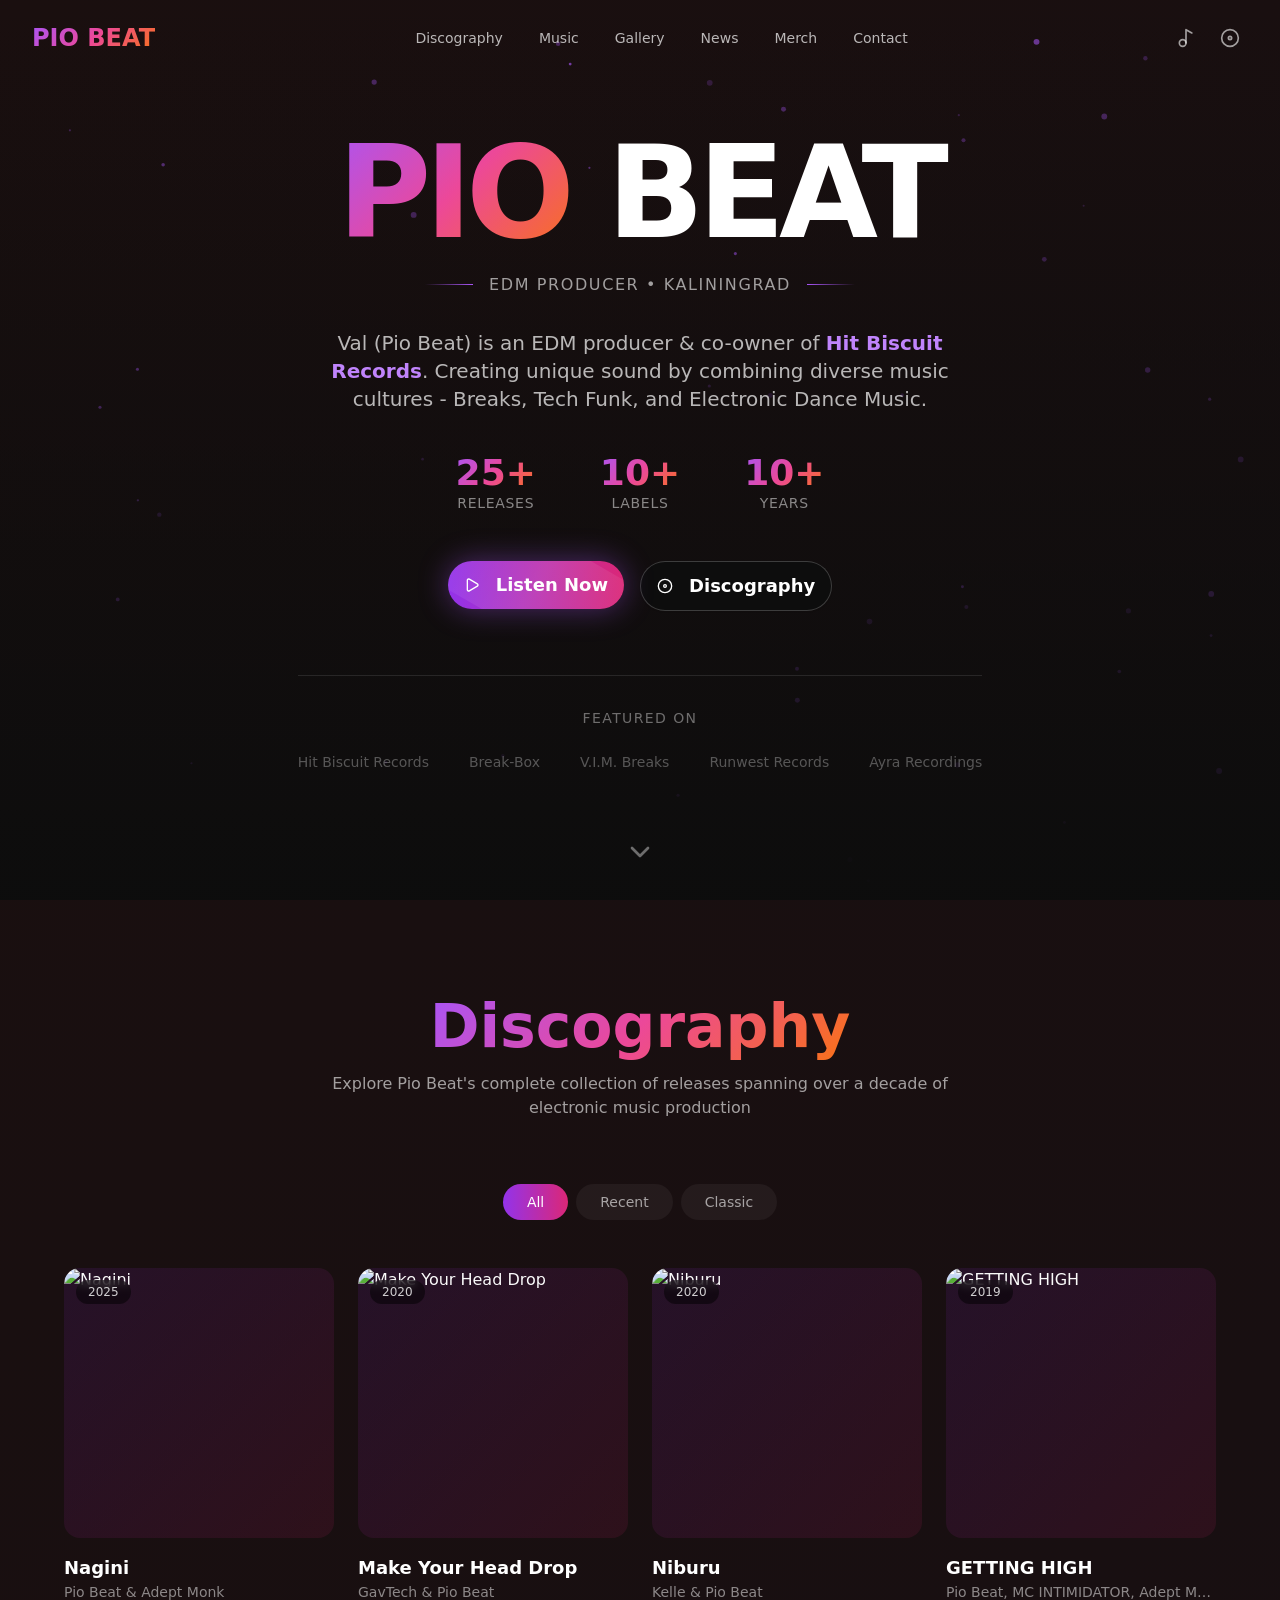
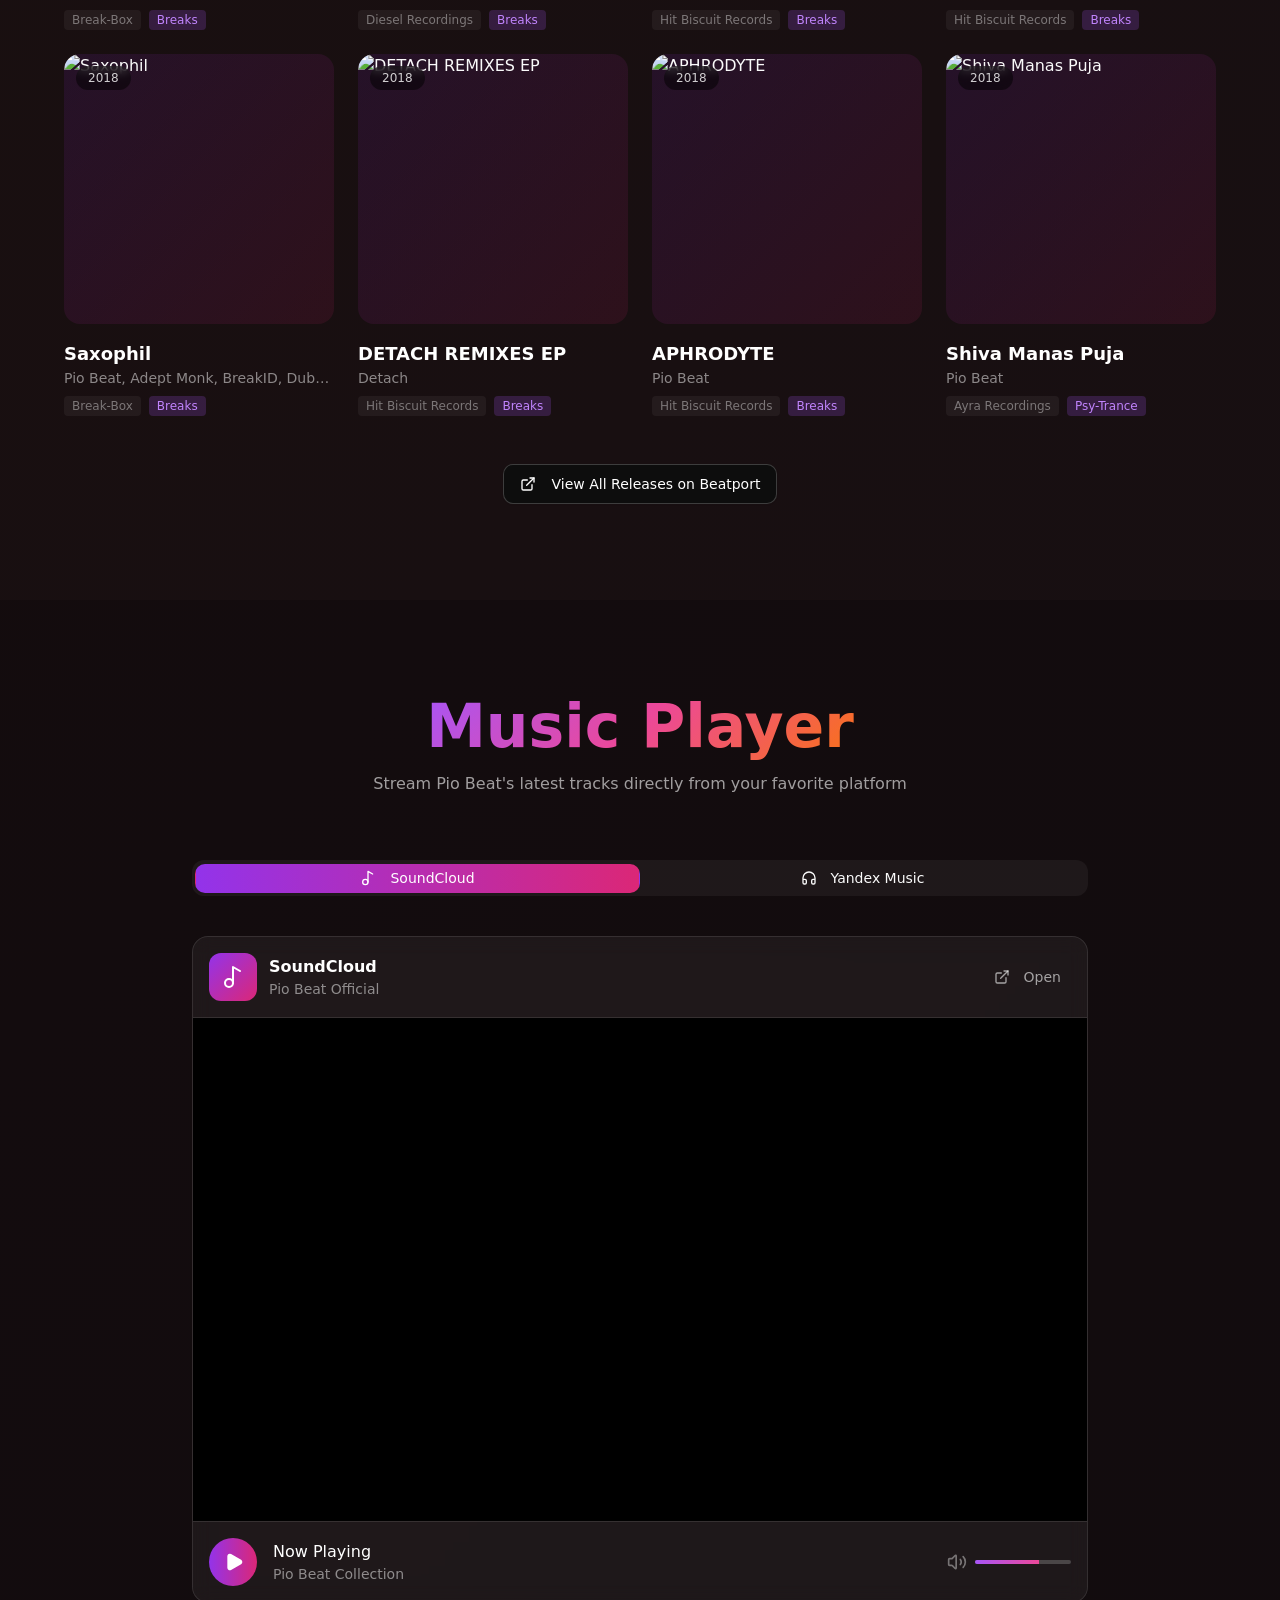
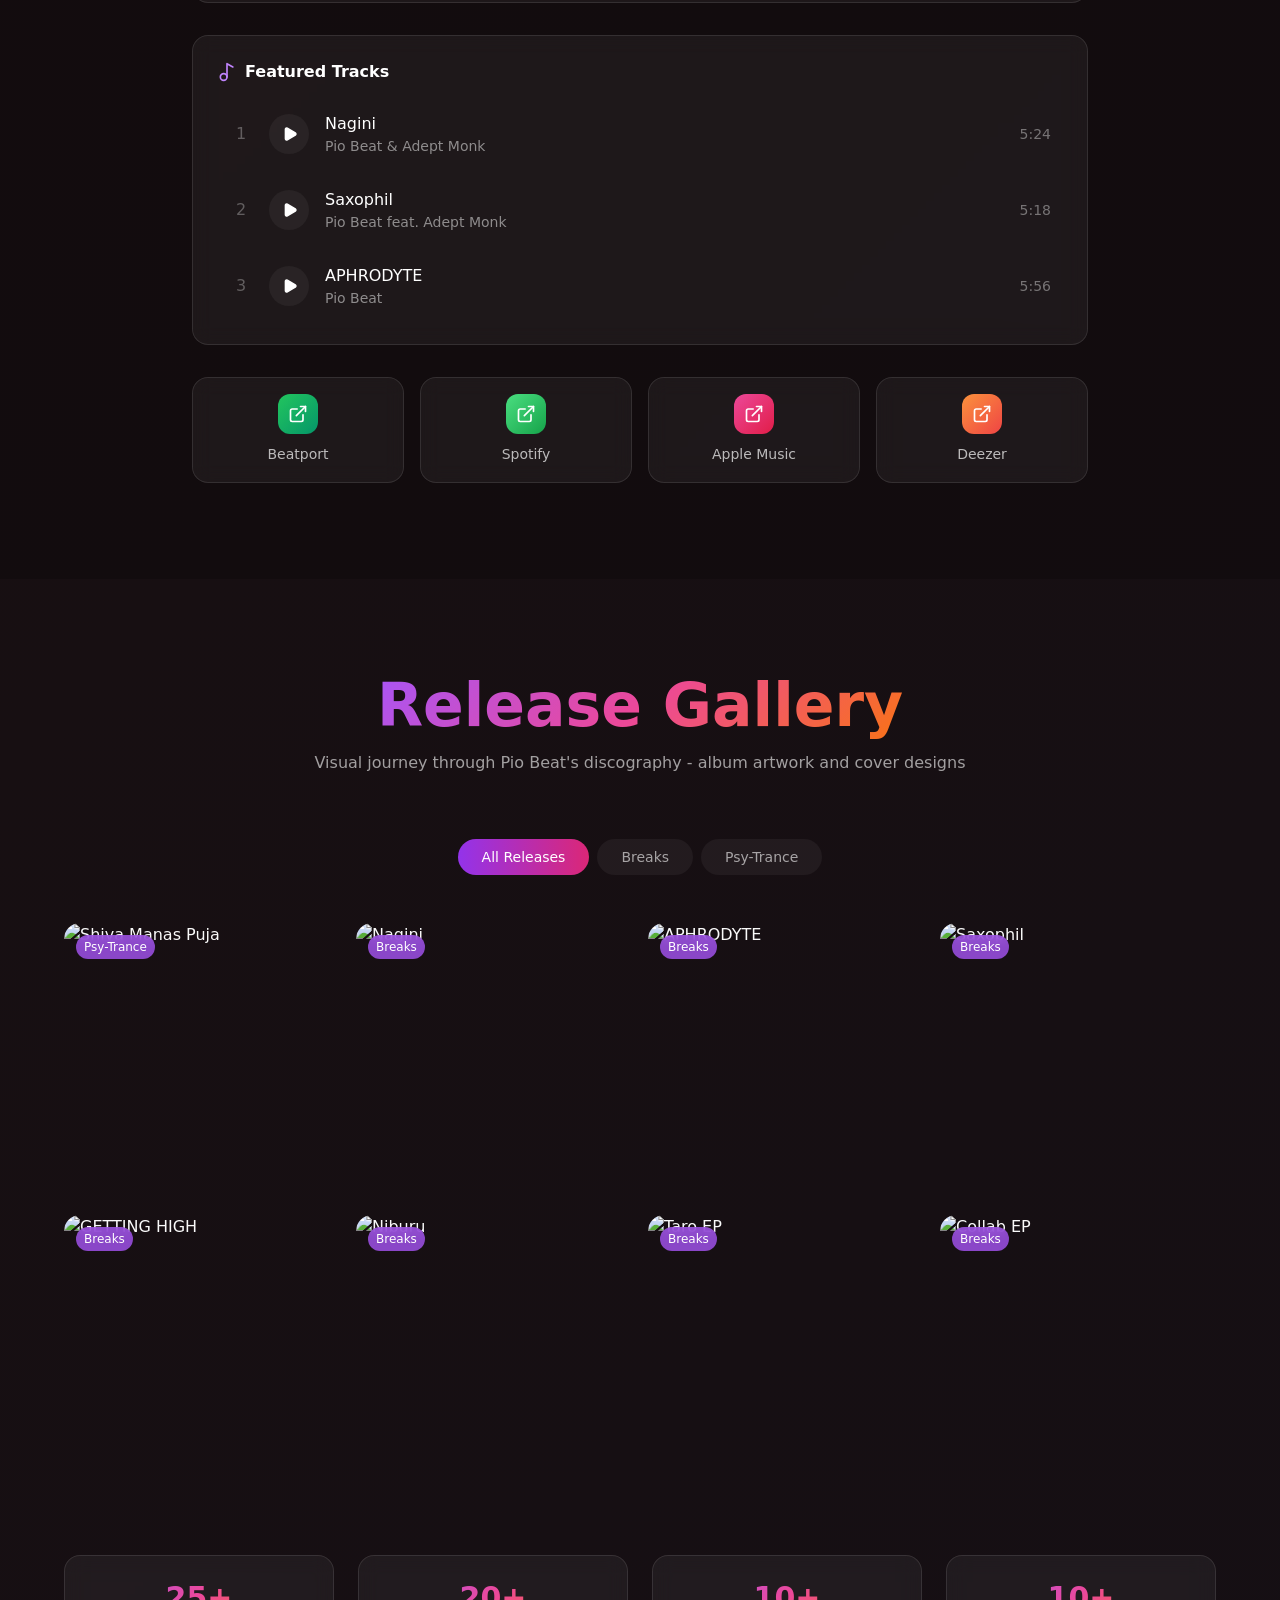
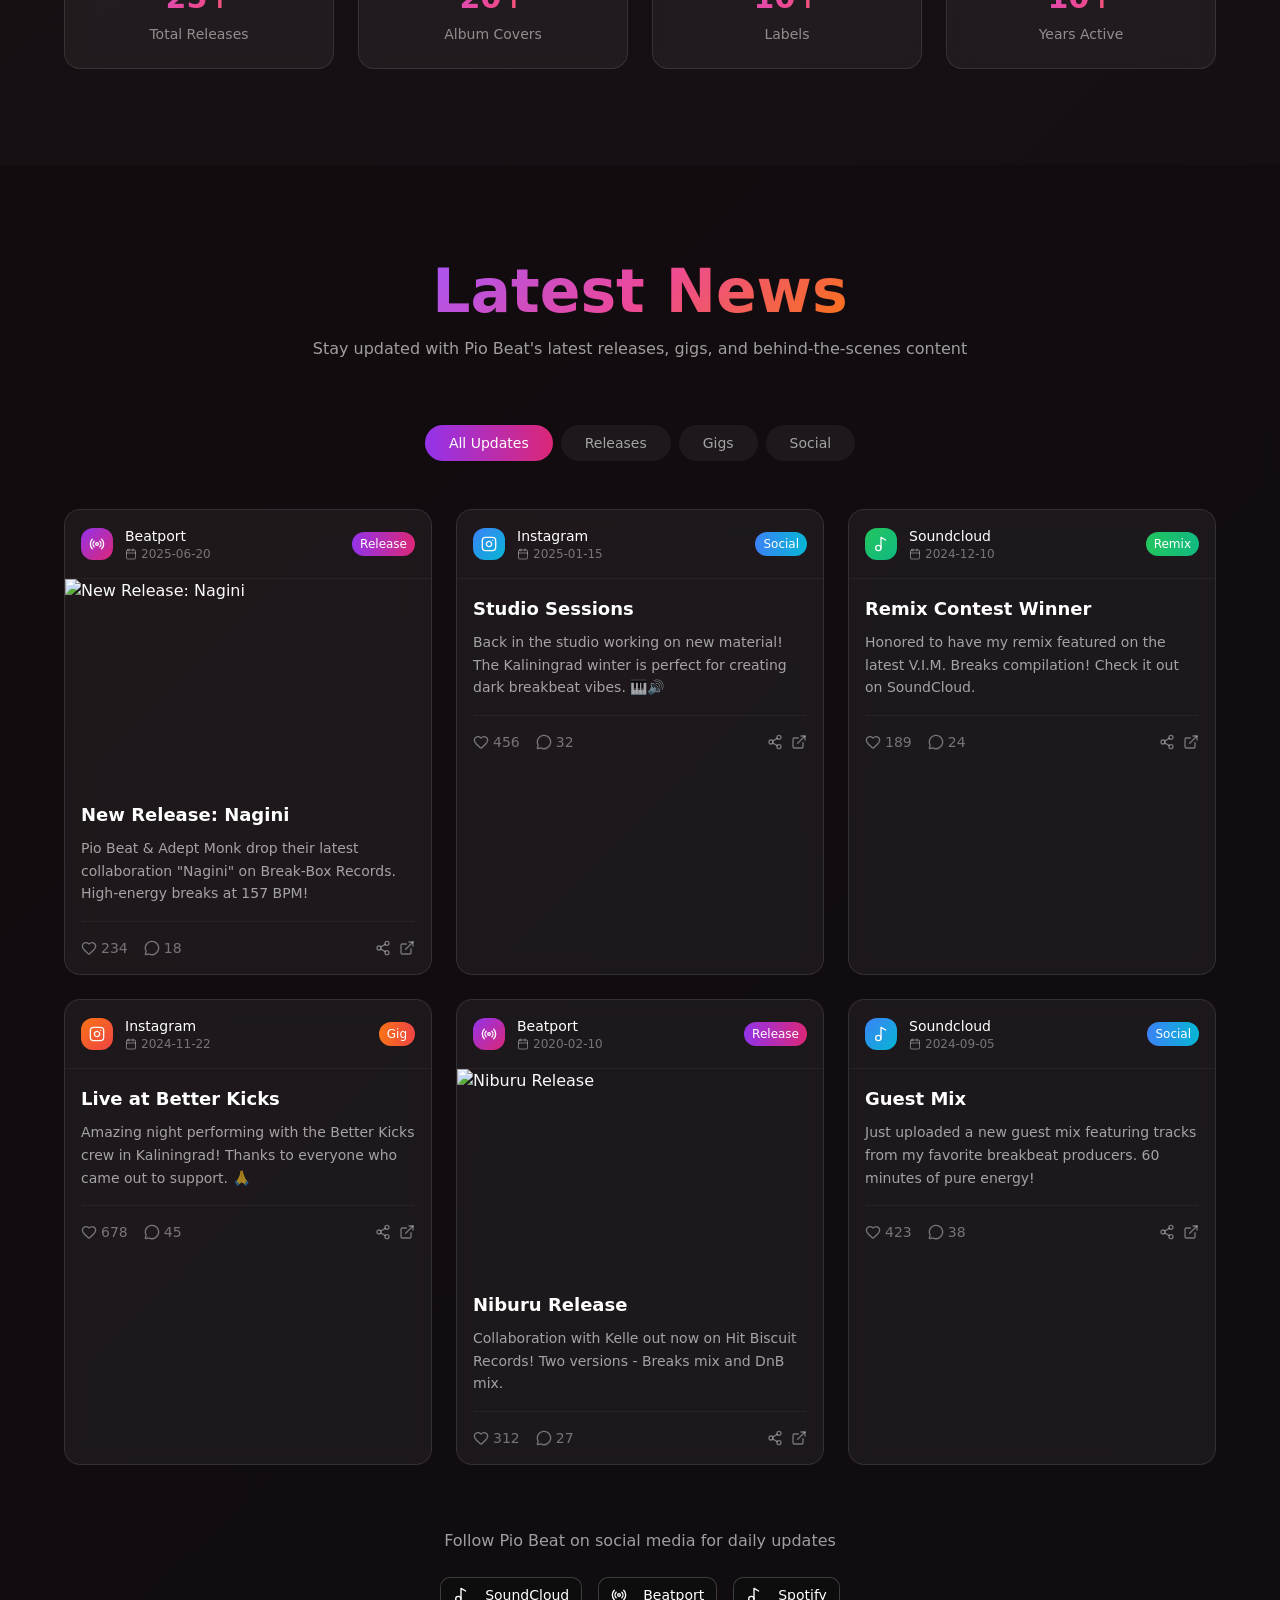
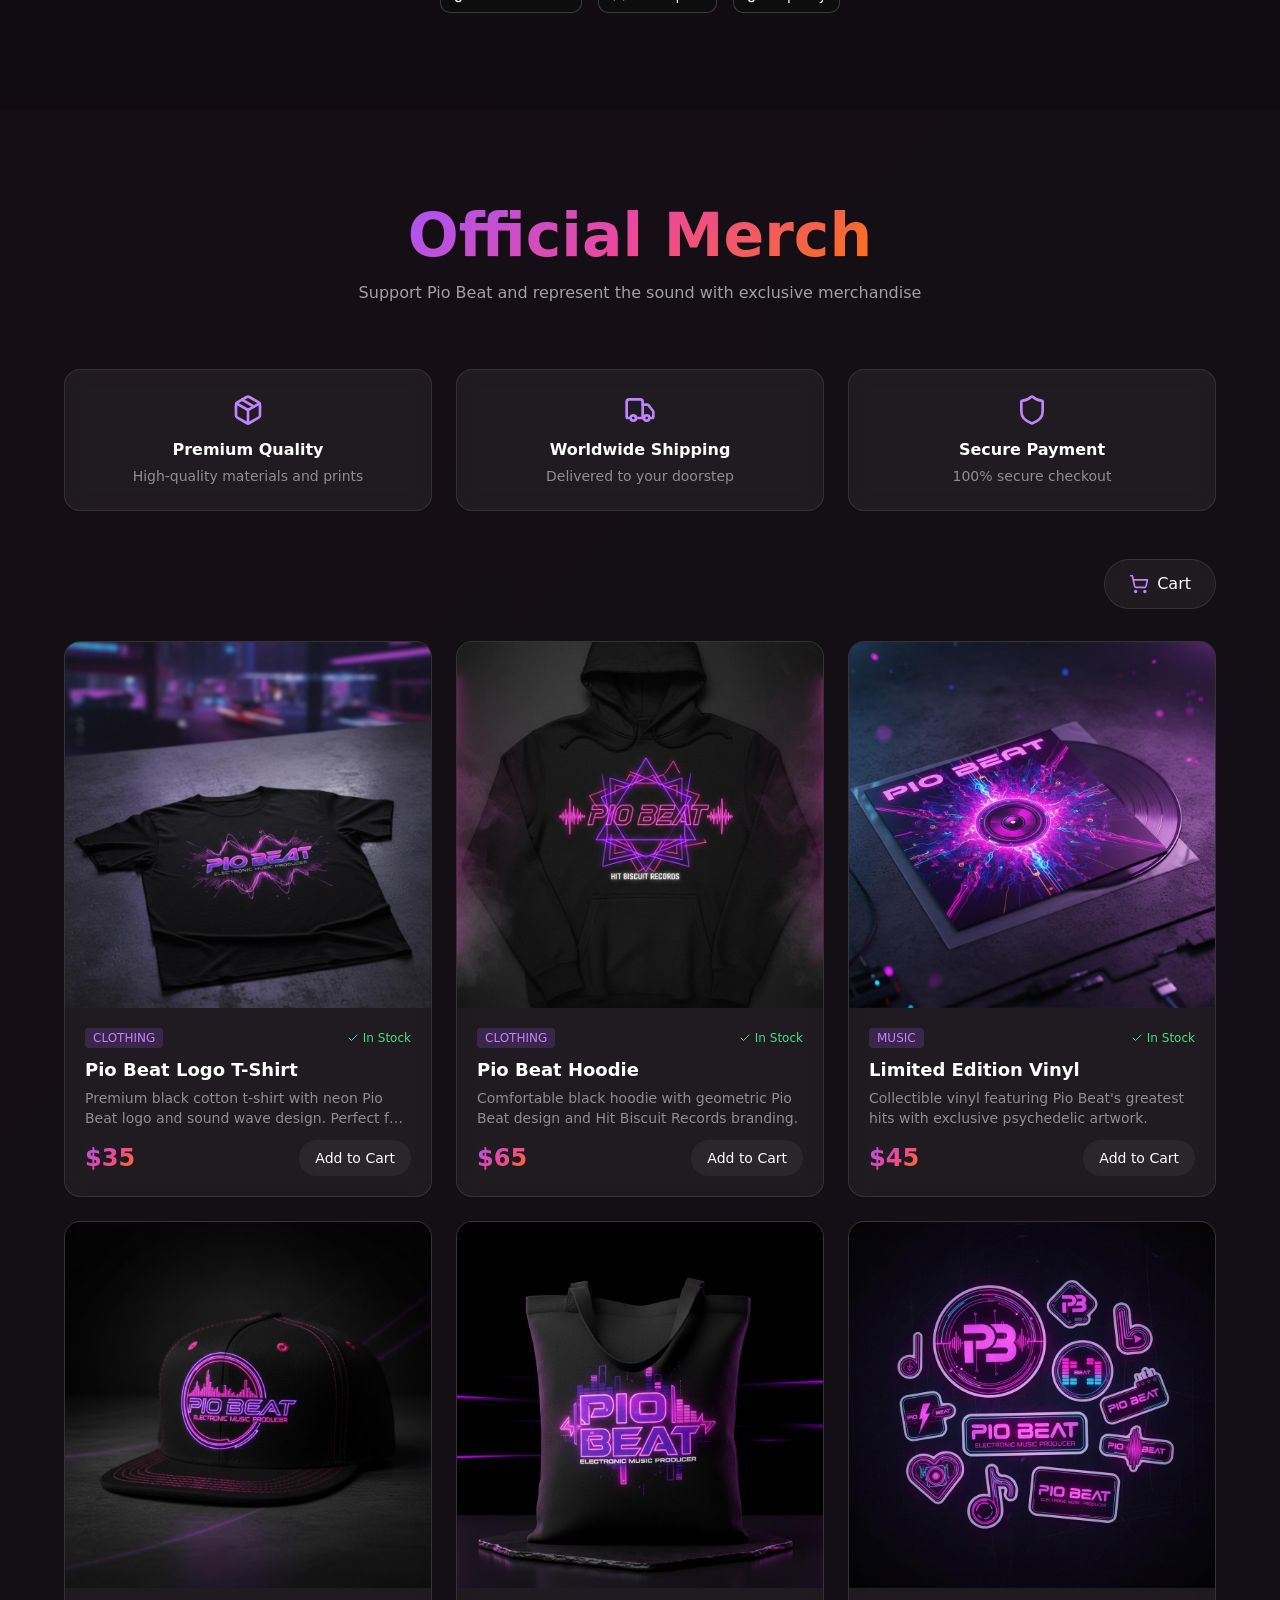
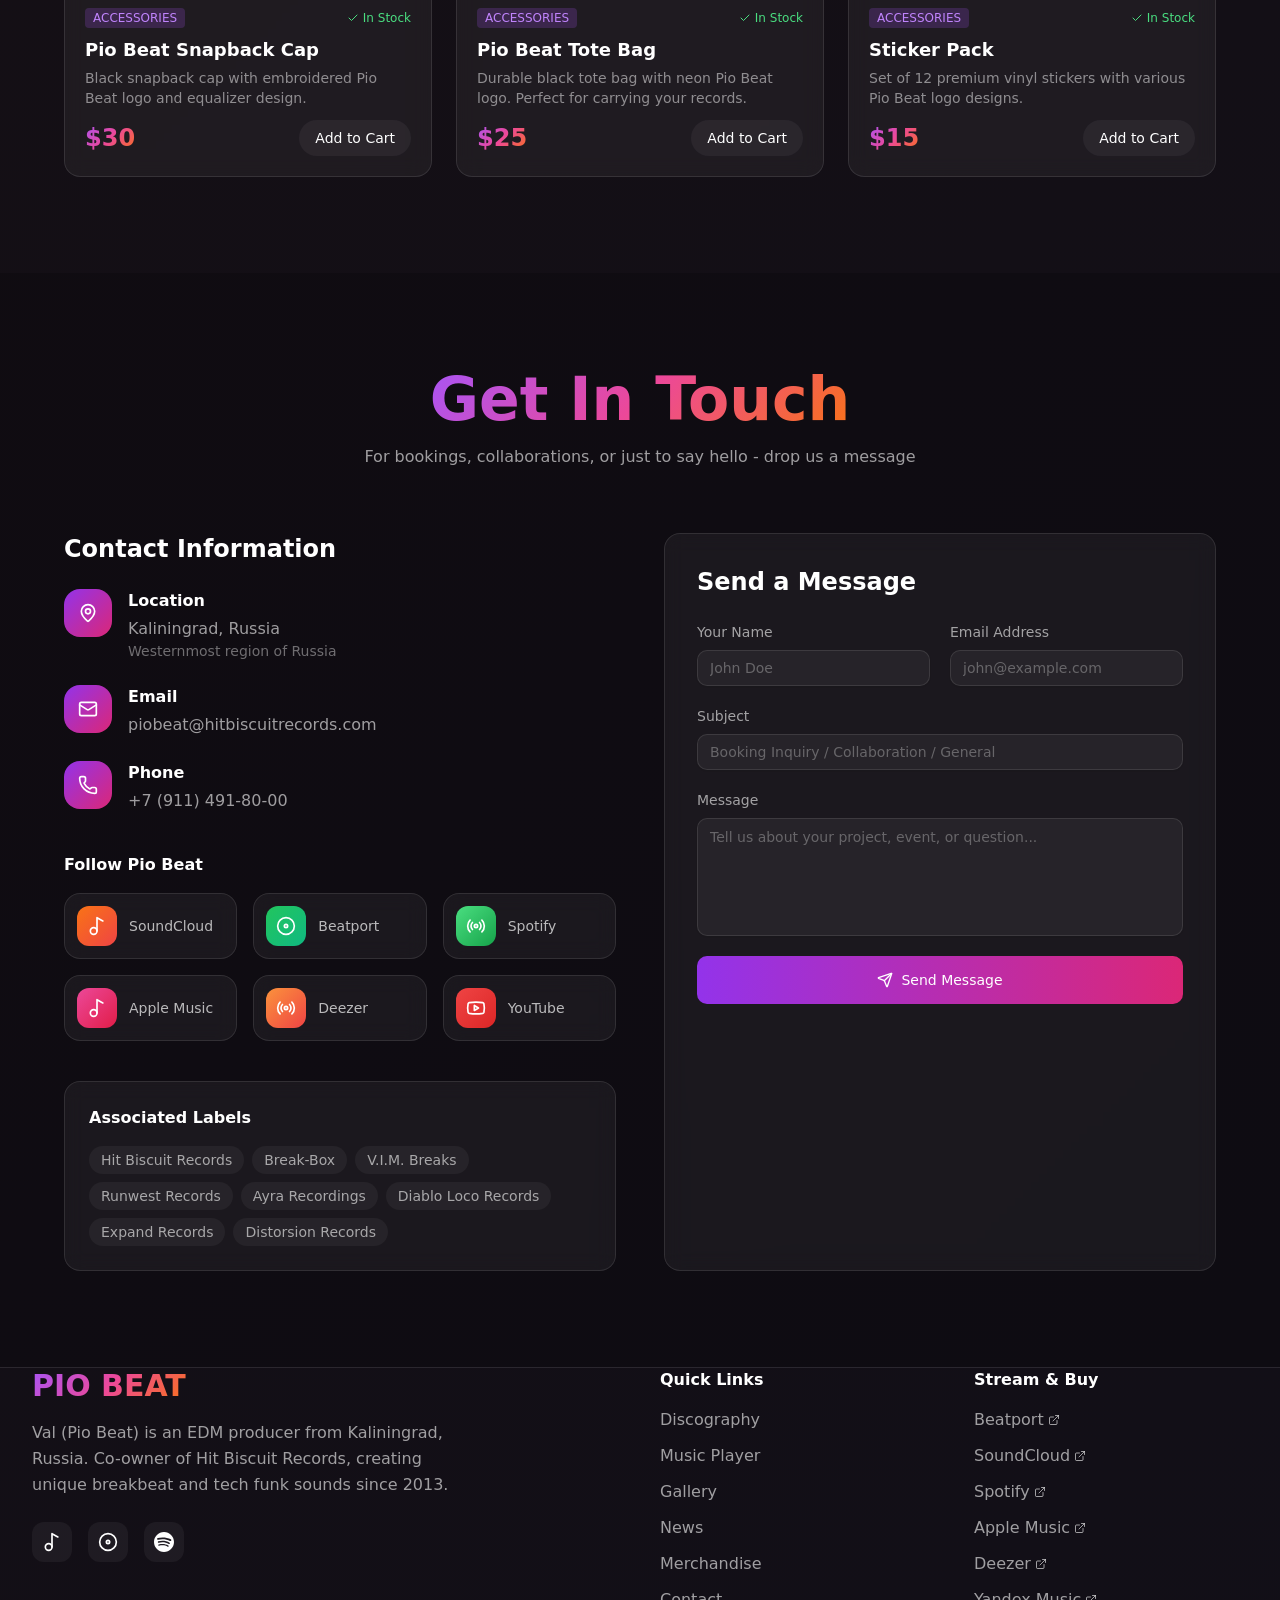
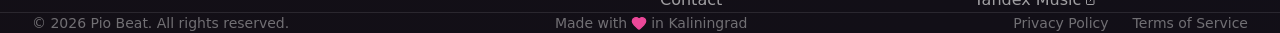
<file: index.html>
<!doctype html>
<html lang="en">
  <head>
    <meta charset="UTF-8" />
    <meta name="viewport" content="width=device-width, initial-scale=1.0" />
    <meta name="description" content="Pio Beat - EDM Producer from Kaliningrad. Official website with discography, music player, gallery, and merch." />
    <meta name="keywords" content="Pio Beat, EDM, Electronic Music, Breaks, Tech Funk, Hit Biscuit Records" />
    <meta name="author" content="Pio Beat" />
    <title>Pio Beat - Official Artist Website</title>
    <script type="module" crossorigin src="assets/index-DLImZAj-.js"></script>
    <link rel="stylesheet" crossorigin href="assets/index-D3M-0Uuy.css">
  </head>
  <body>
    <div id="root"></div>
  </body>
</html>
</file>
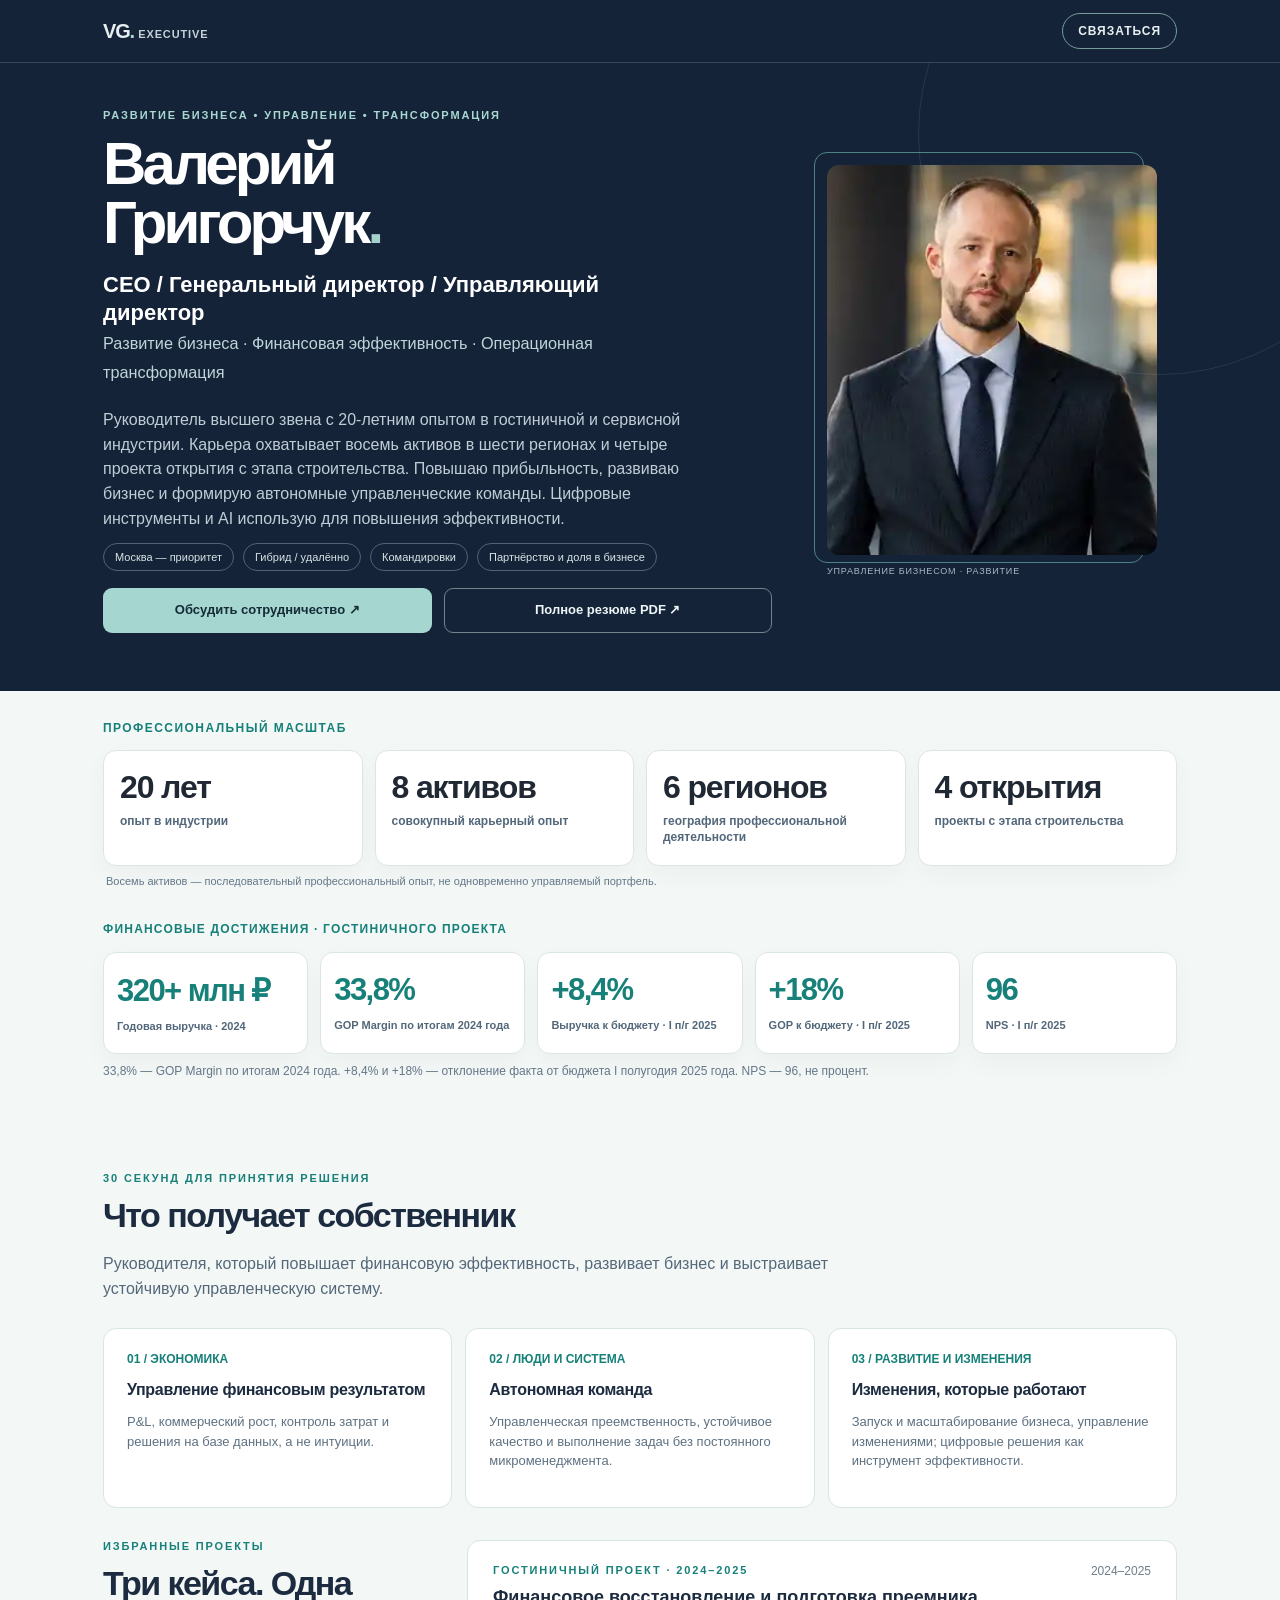
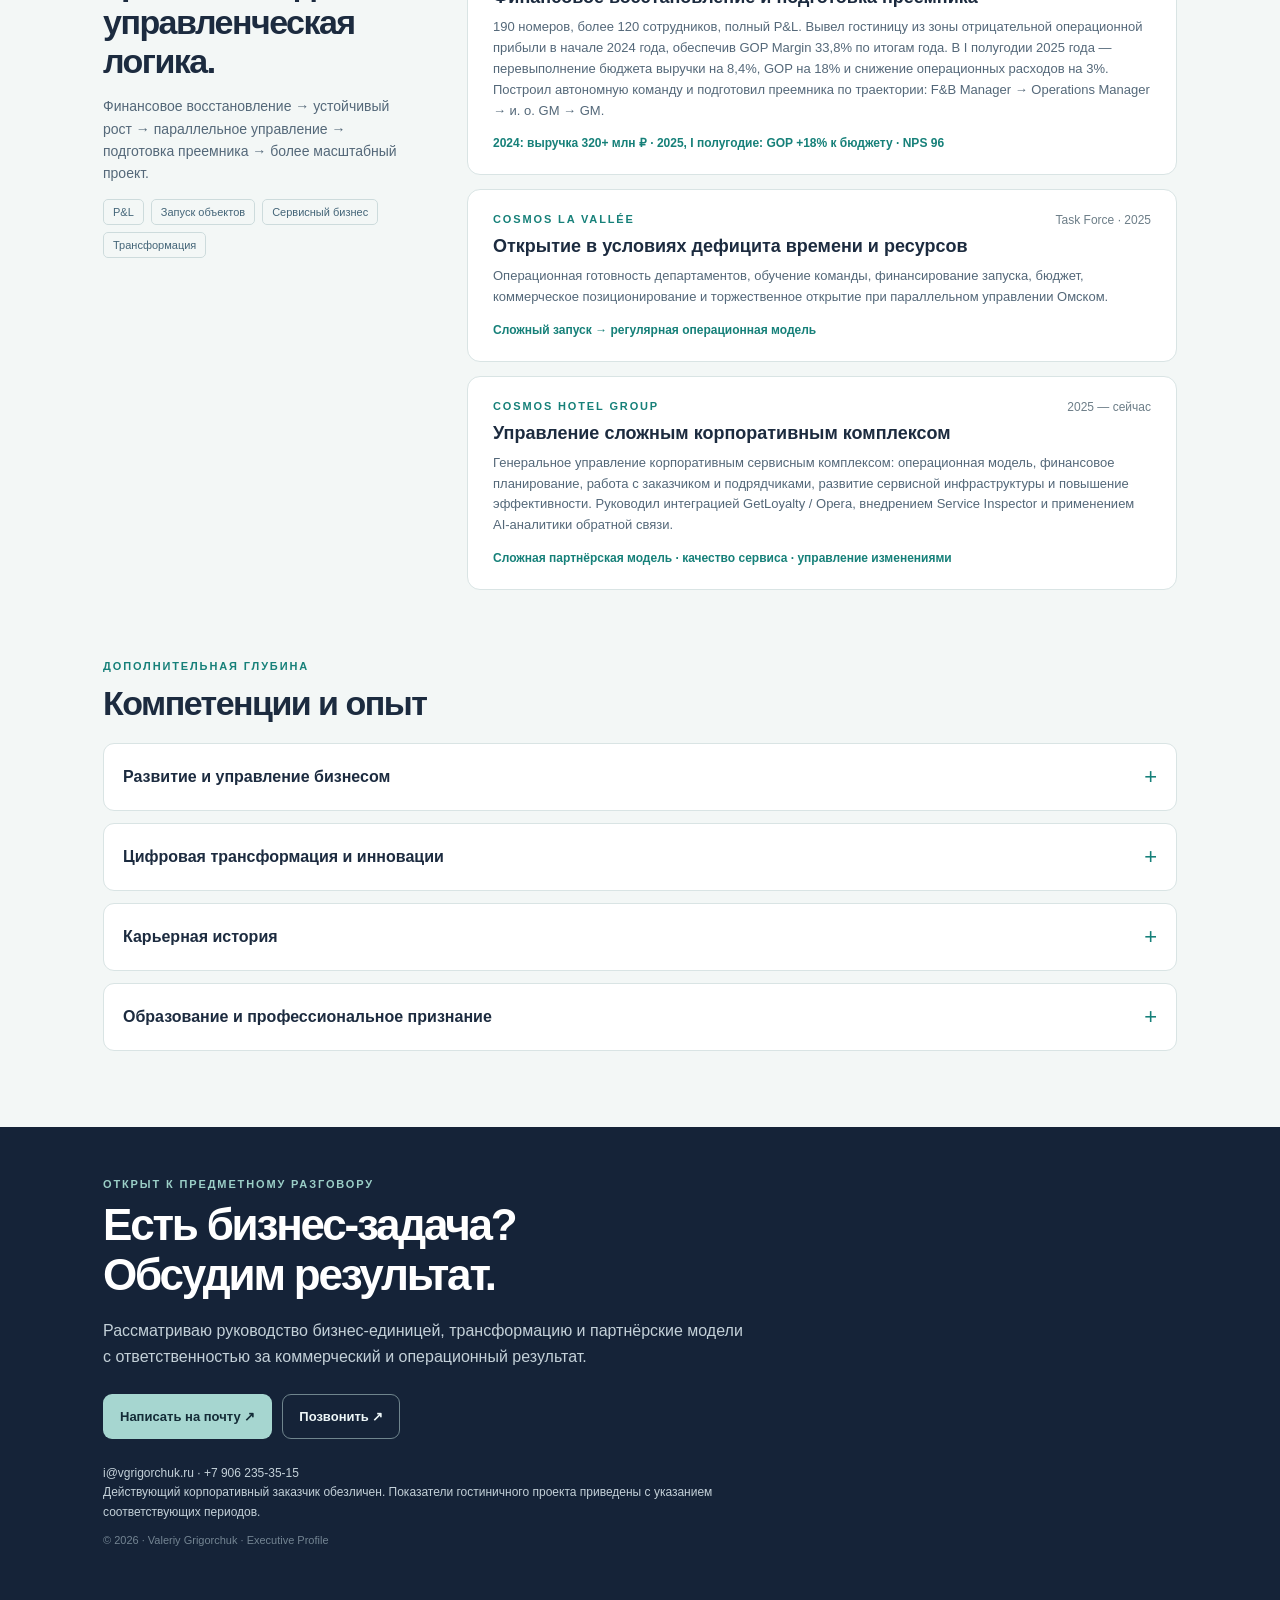
<file: executive-site/index.html>
<!DOCTYPE html>
<html lang="ru"><head><meta charset="utf-8"/><meta content="width=device-width, initial-scale=1, viewport-fit=cover" name="viewport"/><meta content="#152338" name="theme-color"/><meta content="Валерий Григорчук — CEO / Генеральный директор / Управляющий директор. 20 лет опыта, 8 активов, 6 регионов, 4 открытия. Развитие бизнеса и финансовая трансформация." name="description"/><title>Валерий Григорчук — CEO / Генеральный директор / Управляющий директор</title><style>
:root{--navy:#152338;--ink:#1c2b3f;--teal:#168079;--mint:#a8d8d1;--muted:#596b7b;--bg:#f3f7f6;--line:#d9e4e4;--white:#fff;--gold:#bb9d6c}*{box-sizing:border-box}html{scroll-behavior:smooth}body{margin:0;background:var(--bg);color:var(--ink);font-family:Inter,-apple-system,BlinkMacSystemFont,"Segoe UI",Arial,sans-serif;-webkit-font-smoothing:antialiased}a{color:inherit}button{font:inherit}a:focus-visible,button:focus-visible,summary:focus-visible{outline:3px solid #56b7ae;outline-offset:3px} .shell{max-width:1130px;margin:auto;padding:0 28px}.eyebrow{font-size:11px;font-weight:750;letter-spacing:.17em;text-transform:uppercase}.nav{background:var(--navy);color:#e7eef0;position:sticky;top:0;z-index:20;border-bottom:1px solid #35465b}.nav .shell{height:62px;display:flex;justify-content:space-between;align-items:center;gap:12px}.mark{font-size:20px;font-weight:820;letter-spacing:-.06em}.mark span{color:#a7d9d2}.nav-link{font-size:12px;text-transform:uppercase;letter-spacing:.08em;text-decoration:none;border:1px solid #769c9c;padding:10px 15px;border-radius:30px;font-weight:750}.hero{background:var(--navy);color:white;position:relative;overflow:hidden}.hero:after{content:"";position:absolute;right:-120px;top:-170px;width:480px;height:480px;border:1px solid rgba(147,212,205,.12);border-radius:50%;pointer-events:none}.hero-inner{display:grid;grid-template-columns:1fr 350px;gap:64px;align-items:center;padding-top:72px;padding-bottom:70px}.hero .eyebrow{color:var(--mint)}h1{font-size:clamp(44px,5.9vw,72px);line-height:.98;letter-spacing:-.065em;margin:21px 0 24px;font-weight:800}.role{font-weight:720;font-size:clamp(18px,2vw,24px);line-height:1.31;max-width:590px}.sub{color:#bfcdd6;line-height:1.55;font-size:16px;max-width:600px;margin:20px 0 0}.chiprow{display:flex;gap:9px;flex-wrap:wrap;margin-top:24px}.chip{font-size:11px;border:1px solid #516373;color:#d7e4e5;border-radius:100px;padding:7px 11px}.actions{display:flex;gap:12px;flex-wrap:wrap;margin-top:29px}.btn{display:inline-flex;align-items:center;justify-content:center;border-radius:9px;padding:13px 16px;text-decoration:none;font-size:13px;font-weight:750;min-height:45px;border:1px solid transparent}.primary{background:#a6d6d0;color:#142c37}.outline{border-color:#6f858d;color:#edf6f7}.photo-wrap{position:relative;max-width:330px}.photo-wrap:before{content:"";position:absolute;inset:-13px 13px 13px -13px;border:1px solid #4e8384;border-radius:13px}.hero img{width:100%;border-radius:12px;height:410px;object-fit:cover;object-position:center 18%;position:relative;display:block}.hero-caption{color:#a9b8c5;letter-spacing:.09em;text-transform:uppercase;font-size:9px;margin-top:11px}.section{padding-top:60px;padding-bottom:12px}.section-title{font-size:clamp(25px,3vw,34px);letter-spacing:-.045em;margin:12px 0 14px}.intro{max-width:810px;color:#546879;line-height:1.6}.impact-grid{display:grid;grid-template-columns:repeat(4,1fr);gap:12px;margin-top:-25px;position:relative;z-index:2}.impact{background:white;border:1px solid #dbe5e5;border-radius:13px;padding:25px 21px;box-shadow:0 9px 26px rgba(14,45,51,.035)}.number{font-size:clamp(24px,3vw,37px);color:var(--teal);font-weight:800;letter-spacing:-.05em}.small-label{font-size:12px;color:#53677a;font-weight:600;margin-top:10px;line-height:1.3}.proofnote{font-size:12px;color:#66788a;margin-top:10px}.value-grid{display:grid;grid-template-columns:repeat(3,1fr);gap:13px;margin-top:26px}.value{padding:23px;border:1px solid var(--line);border-radius:13px;background:#fff}.value b{font-size:16px;letter-spacing:-.02em}.value p{color:#5e7181;line-height:1.53;font-size:13px}.square{color:var(--teal);font-size:12px;font-weight:800;margin-bottom:15px}.split{display:grid;grid-template-columns:310px 1fr;gap:54px;padding:20px 0 70px}.sidebar{position:sticky;top:89px;align-self:start}.sidebar p{line-height:1.6;font-size:14px;color:#546879}.section-tags{display:flex;flex-wrap:wrap;gap:7px}.tag{border:1px solid #cddbdc;border-radius:5px;padding:6px 9px;font-size:11px;color:#446578}.stories{display:grid;gap:14px}.story{background:#fff;border:1px solid var(--line);border-radius:13px;padding:23px 25px}.story .topline{display:flex;justify-content:space-between;flex-wrap:wrap;gap:8px}.story .date{font-size:12px;color:#6d7e88}.story h3{font-size:18px;margin:9px 0}.story p{font-size:13px;color:#546879;line-height:1.6;margin:0}.story .result{display:inline-block;margin-top:15px;font-size:12px;color:var(--teal);font-weight:800}.detail-list{display:grid;gap:12px;margin:20px 0 64px}details{background:#fff;border:1px solid var(--line);border-radius:11px;padding:0 19px}summary{cursor:pointer;list-style:none;padding:20px 0;font-weight:740;display:flex;align-items:center;justify-content:space-between;gap:10px}summary::after{content:'+';color:var(--teal);font-weight:400;font-size:22px}details[open] summary::after{content:'−'}summary::-webkit-details-marker{display:none}details p,details li{color:#566b78;line-height:1.62;font-size:13px}details .inner{padding:0 0 20px}details ul{padding-left:18px}.end{background:var(--navy);color:white;padding:51px 0 70px}.end h2{font-size:clamp(28px,4vw,44px);letter-spacing:-.05em;margin:10px 0 18px}.end p{color:#c3d0d8;max-width:650px;line-height:1.6}.end .btn{margin-top:9px}.fine{font-size:12px;color:#adbfc8;margin-top:25px;line-height:1.5}.mini{font-size:11px;color:#738492} .contact-grid{display:flex;flex-wrap:wrap;gap:10px} .skip{position:absolute;left:-9999px}.skip:focus{left:20px;top:20px;z-index:100;background:#fff;padding:10px}.sticky-contact{display:none}
@media(max-width:800px){.hero-inner{grid-template-columns:1fr 236px;gap:22px;padding-top:48px;padding-bottom:49px}.hero img{height:300px}.impact-grid{grid-template-columns:repeat(2,1fr)}.value-grid{grid-template-columns:1fr}.split{grid-template-columns:1fr;gap:17px}.sidebar{position:static}.hero-caption{display:none}}
@media(max-width:540px){.shell{padding:0 18px}.nav .shell{height:54px}.mark{font-size:17px}.nav-link{font-size:10px;padding:8px 11px}.hero-inner{display:grid;grid-template-columns:minmax(0,1fr) 112px;gap:14px;align-items:start;padding:33px 0 62px}.hero .eyebrow{font-size:9px}h1{font-size:38px;margin:15px 0 18px}.role{font-size:16px;line-height:1.31}.sub{grid-column:1/-1;margin:7px 0 0;font-size:13px}.hero img{height:170px;width:112px;border-radius:8px;object-position:center 10%}.photo-wrap:before{inset:-6px 6px 6px -6px;border-radius:9px}.chiprow{grid-column:1/-1;margin:2px 0}.chip{font-size:10px;padding:6px 9px}.actions{grid-column:1/-1;margin:0;gap:8px}.btn{font-size:12px;flex:1;padding:12px 10px}.impact-grid{margin-top:-33px;gap:7px}.impact{padding:16px 12px;border-radius:10px}.number{font-size:29px}.small-label{font-size:11px;margin-top:6px}.proofnote{font-size:11px}.section{padding-top:48px}.section-title{font-size:27px}.intro{font-size:14px}.value{padding:18px}.split{padding-bottom:40px}.story{padding:19px}.story h3{font-size:17px}.sticky-contact{position:fixed;display:flex;left:0;right:0;bottom:0;padding:10px 17px max(10px, env(safe-area-inset-bottom));gap:8px;background:rgba(21,35,56,.97);z-index:40;box-shadow:0 -6px 16px rgba(0,0,0,.15)}.sticky-contact a{flex:1;padding:12px;background:#addbd5;color:#173438;text-align:center;text-decoration:none;border-radius:7px;font-weight:750;font-size:12px}.sticky-contact a:nth-child(2){background:transparent;border:1px solid #9bbcc0;color:white}.end{padding-bottom:118px}}
@media(prefers-reduced-motion:reduce){html{scroll-behavior:auto}}
@media print{.nav,.sticky-contact,.actions,.end .btn{display:none!important}.hero{print-color-adjust:exact;-webkit-print-color-adjust:exact}.shell{max-width:100%}.hero-inner{padding:20px 0}.section{padding-top:12px}.story,details{break-inside:avoid}}

@media(min-width:801px){.hero-inner{grid-template-rows: auto auto auto auto;column-gap:55px;row-gap:13px;padding-top:46px;padding-bottom:58px;align-items:start}.hero-inner>div:first-child{grid-column:1;grid-row:1}.hero-inner>.photo-wrap{grid-column:2;grid-row:1 / span 4;align-self:center}.hero-inner>.sub{grid-column:1;grid-row:2;margin:0}.hero-inner>.chiprow{grid-column:1;grid-row:3;margin:0}.hero-inner>.actions{grid-column:1;grid-row:4;margin:6px 0 0}.hero img{height:365px}h1{font-size:60px;margin:14px 0 18px}.role{font-size:22px}}
@media(min-width:541px) and (max-width:800px){.hero-inner{grid-template-rows:auto auto auto auto;row-gap:14px}.hero-inner>div:first-child{grid-column:1;grid-row:1}.hero-inner>.photo-wrap{grid-column:2;grid-row:1 / span 4}.hero-inner>.sub{grid-column:1;grid-row:2;margin:0}.hero-inner>.chiprow{grid-column:1;grid-row:3;margin:0}.hero-inner>.actions{grid-column:1;grid-row:4;margin:0}}
@media(max-width:540px){.hero-inner{grid-template-rows:auto auto auto auto;row-gap:10px}.hero-inner>div:first-child{grid-column:1;grid-row:1}.hero-inner>.photo-wrap{grid-column:2;grid-row:1}.hero-inner>.sub{grid-column:1/-1;grid-row:2;margin:0}.hero-inner>.chiprow{grid-column:1/-1;grid-row:3;margin:0}.hero-inner>.actions{grid-column:1/-1;grid-row:4;margin:0}}

.contract-proof{grid-column:1;grid-row:2;border:1px solid rgba(163,217,210,.28);border-radius:12px;padding:12px 15px;background:rgba(255,255,255,.035);max-width:650px}
.contract-heading{font-size:10px;letter-spacing:.1em;color:#b2d7d4;font-weight:850;margin-bottom:7px}
.contract-row{display:grid;grid-template-columns:minmax(125px,1fr) 1.1fr 1.1fr;gap:10px;align-items:center;padding:7px 0}
.contract-row+.contract-row{border-top:1px solid rgba(173,208,211,.18)}
.contract-year{color:#fff;font-size:16px;font-weight:800}.contract-year span{display:block;font-size:8px;line-height:1.3;letter-spacing:.03em;color:#aabfc6;font-weight:650}
.contract-metric strong{display:block;font-size:22px;line-height:1;color:#a6d6d0;letter-spacing:-.035em}.contract-metric small{display:block;color:#c3d1d8;font-size:9px;margin-top:5px;line-height:1.2}
@media(min-width:801px){.hero-inner{grid-template-rows:auto auto auto auto auto;row-gap:11px}.hero-inner>.contract-proof{grid-column:1;grid-row:2}.hero-inner>.photo-wrap{grid-column:2;grid-row:1/span 5}.hero-inner>.sub{grid-row:3}.hero-inner>.chiprow{grid-row:4}.hero-inner>.actions{grid-row:5}.hero img{height:390px}}
@media(min-width:541px) and (max-width:800px){.hero-inner{grid-template-rows:auto auto auto auto auto}.hero-inner>.contract-proof{grid-column:1;grid-row:2}.hero-inner>.photo-wrap{grid-column:2;grid-row:1/span 5}.hero-inner>.sub{grid-row:3}.hero-inner>.chiprow{grid-row:4}.hero-inner>.actions{grid-row:5}}
@media(max-width:540px){.hero-inner{grid-template-rows:auto auto auto auto auto;row-gap:10px;padding-bottom:53px}.hero-inner>.contract-proof{grid-column:1/-1;grid-row:2;padding:10px 12px}.hero-inner>.sub{grid-row:3}.hero-inner>.chiprow{grid-row:4}.hero-inner>.actions{grid-row:5}.contract-heading{font-size:9px}.contract-row{grid-template-columns:86px 1fr 1fr;gap:6px}.contract-year{font-size:14px}.contract-year span{font-size:7px}.contract-metric strong{font-size:21px}.contract-metric small{font-size:8px}.hero img{height:164px}.impact-grid{grid-template-columns:repeat(2,1fr)}}

/* V4: distinct career scale and financial results, mobile-first refinements */
.career-scope{position:relative;z-index:2;margin-top:-24px;padding:0 0 23px}
.scope-title{font-size:11px;font-weight:800;letter-spacing:.1em;color:#168079;margin:11px 0 13px}
.career-scope>.scope-title{margin:0 0 13px;color:#cfe9e6;position:absolute;top:-29px;left:15px;font-size:9px}
.scope-grid{display:grid;grid-template-columns:repeat(4,minmax(0,1fr));gap:12px}
.scope-item{background:#fff;border:1px solid #dbe5e5;border-radius:13px;padding:19px 16px;box-shadow:0 9px 26px rgba(14,45,51,.035)}
.scope-item strong{display:block;font-size:clamp(22px,2.8vw,32px);line-height:1.1;color:#202833;letter-spacing:-.035em}
.scope-item span{display:block;font-size:12px;margin-top:9px;color:#53677a;line-height:1.32;font-weight:600}
.scope-disclaimer{font-size:11px;line-height:1.45;color:#637787;margin:8px 3px 0}
.financial-section{padding:0 0 15px}.financial-section .scope-title{margin-top:8px}
.financial-section .financial-grid{grid-template-columns:repeat(5,minmax(0,1fr));margin:0}
.financial-grid .impact{padding:19px 13px}.financial-grid .number{font-size:clamp(22px,2.5vw,31px)}
.financial-grid .small-label{font-size:11px}
@media(max-width:800px){.scope-grid{grid-template-columns:repeat(2,minmax(0,1fr));gap:9px}.financial-section .financial-grid{grid-template-columns:repeat(2,minmax(0,1fr))}.financial-section .financial-grid>.impact:last-child{grid-column:1/-1}}
@media(max-width:540px){.career-scope{margin-top:-23px}.scope-item{padding:16px 12px;border-radius:10px}.scope-item strong{font-size:25px}.scope-item span{font-size:11px}.financial-grid .number{font-size:27px}.scope-disclaimer{font-size:10px}}

/* V4.1 — безопасные отступы между первым экраном и KPI */
.hero-inner{min-width:0}
.hero-inner>div, .hero-inner>.actions{min-width:0}
.hero .actions{width:100%;display:grid;grid-template-columns:repeat(2,minmax(0,1fr));align-items:stretch;gap:12px}
.hero .actions>.btn{min-width:0;max-width:100%;width:100%;height:100%;text-align:center;padding:13px 11px;white-space:normal;line-height:1.3;overflow-wrap:break-word}
.career-scope{position:relative;z-index:1;margin-top:0;padding:30px 0 22px}
.career-scope>.scope-title{position:static;inset:auto;display:block;top:auto;left:auto;color:var(--teal);font-size:12px;font-weight:800;margin:0 0 15px;letter-spacing:.12em}
.scope-grid{margin-top:0}
.scope-item{min-width:0}
.financial-section{padding:10px 0 22px}
.financial-section>.scope-title{margin:0 0 15px;font-size:12px;line-height:1.3}
.financial-grid>.impact{min-width:0}
@media(max-width:800px){.career-scope{padding-top:25px;padding-bottom:18px}.financial-section{padding-top:12px}.hero .actions{gap:9px}}
@media(max-width:540px){.hero-inner{padding-bottom:30px}.career-scope{margin-top:0;padding-top:26px}.career-scope>.scope-title{font-size:11px;margin-bottom:13px}.financial-section>.scope-title{font-size:11px;line-height:1.45}.hero .actions{gap:8px}.hero .actions>.btn{padding:12px 9px;font-size:11px;min-height:48px}}
@media(max-width:350px){.hero .actions{grid-template-columns:1fr}.hero .actions>.btn{min-height:44px}}
</style></head><body><a class="skip" href="#results">Перейти к результатам</a><header class="nav"><div class="shell"><div class="mark">VG<span>.</span> <span style="font-size:11px;font-weight:600;letter-spacing:.08em;color:#c4d1da">EXECUTIVE</span></div><a class="nav-link" href="mailto:i@vgrigorchuk.ru?subject=Executive%20opportunity">Связаться</a></div></header><main>
<section class="hero"><div class="shell"><div class="hero-inner"><div><div class="eyebrow">РАЗВИТИЕ БИЗНЕСА • УПРАВЛЕНИЕ • ТРАНСФОРМАЦИЯ</div><h1>Валерий<br/>Григорчук<span style="color:#a2d2cb">.</span></h1><div class="role">CEO / Генеральный директор / Управляющий директор<br/><span style="font-size:.74em;font-weight:450;color:#bdd5d7">Развитие бизнеса · Финансовая эффективность · Операционная трансформация</span></div></div><div class="photo-wrap"><img alt="Деловой портрет Валерия Григорчука" src="portrait.webp" width="320" height="400" loading="eager" decoding="async"/><div class="hero-caption">Управление бизнесом · Развитие</div></div><p class="sub">Руководитель высшего звена с 20-летним опытом в гостиничной и сервисной индустрии. Карьера охватывает восемь активов в шести регионах и четыре проекта открытия с этапа строительства. Повышаю прибыльность, развиваю бизнес и формирую автономные управленческие команды. Цифровые инструменты и AI использую для повышения эффективности.</p><div class="chiprow"><span class="chip">Москва — приоритет</span><span class="chip">Гибрид / удалённо</span><span class="chip">Командировки</span><span class="chip">Партнёрство и доля в бизнесе</span></div><div class="actions"><a class="btn primary" href="mailto:i@vgrigorchuk.ru?subject=Предложение%20о%20сотрудничестве">Обсудить сотрудничество ↗</a><a class="btn outline" href="https://disk.yandex.ru/i/kjXQV89_2f15mg" target="_blank" rel="noopener noreferrer">Полное резюме PDF ↗</a></div></div></div></section>
<div class="shell">
<section class="career-scope" aria-label="Масштаб профессионального опыта">
  <div class="scope-title">ПРОФЕССИОНАЛЬНЫЙ МАСШТАБ</div>
  <div class="scope-grid">
    <div class="scope-item"><strong>20 лет</strong><span>опыт в индустрии</span></div>
    <div class="scope-item"><strong>8 активов</strong><span>совокупный карьерный опыт</span></div>
    <div class="scope-item"><strong>6 регионов</strong><span>география профессиональной деятельности</span></div>
    <div class="scope-item"><strong>4 открытия</strong><span>проекты с этапа строительства</span></div>
  </div>
  <p class="scope-disclaimer">Восемь активов — последовательный профессиональный опыт, не одновременно управляемый портфель.</p>
</section>
<section class="financial-section" aria-label="Финансовые достижения гостиничного проекта">
 <div class="scope-title">ФИНАНСОВЫЕ ДОСТИЖЕНИЯ · ГОСТИНИЧНОГО ПРОЕКТА</div>
 <div class="impact-grid financial-grid" id="results">
   <div class="impact"><div class="number">320+ млн ₽</div><div class="small-label">Годовая выручка · 2024</div></div>
   <div class="impact"><div class="number">33,8%</div><div class="small-label">GOP Margin по итогам 2024 года</div></div>
   <div class="impact"><div class="number">+8,4%</div><div class="small-label">Выручка к бюджету · I п/г 2025</div></div>
   <div class="impact"><div class="number">+18%</div><div class="small-label">GOP к бюджету · I п/г 2025</div></div>
   <div class="impact"><div class="number">96</div><div class="small-label">NPS · I п/г 2025</div></div>
 </div>
 <p class="proofnote">33,8% — GOP Margin по итогам 2024 года. +8,4% и +18% — отклонение факта от бюджета I полугодия 2025 года. NPS — 96, не процент.</p>
</section><section class="section" id="value"><div class="eyebrow" style="color:var(--teal)">30 секунд для принятия решения</div><h2 class="section-title">Что получает собственник</h2><p class="intro">Руководителя, который повышает финансовую эффективность, развивает бизнес и выстраивает устойчивую управленческую систему.</p><div class="value-grid"><div class="value"><div class="square">01 / ЭКОНОМИКА</div><b>Управление финансовым результатом</b><p>P&amp;L, коммерческий рост, контроль затрат и решения на базе данных, а не интуиции.</p></div><div class="value"><div class="square">02 / ЛЮДИ И СИСТЕМА</div><b>Автономная команда</b><p>Управленческая преемственность, устойчивое качество и выполнение задач без постоянного микроменеджмента.</p></div><div class="value"><div class="square">03 / РАЗВИТИЕ И ИЗМЕНЕНИЯ</div><b>Изменения, которые работают</b><p>Запуск и масштабирование бизнеса, управление изменениями; цифровые решения как инструмент эффективности.</p></div></div></section><div class="split" id="cases"><div class="sidebar"><div class="eyebrow" style="color:var(--teal)">Избранные проекты</div><h2 class="section-title">Три кейса. Одна управленческая логика.</h2><p>Финансовое восстановление → устойчивый рост → параллельное управление → подготовка преемника → более масштабный проект.</p><div class="section-tags"><span class="tag">P&amp;L</span><span class="tag">Запуск объектов</span><span class="tag">Сервисный бизнес</span><span class="tag">Трансформация</span></div></div><div class="stories"><article class="story"><div class="topline"><span class="eyebrow" style="color:var(--teal)">ГОСТИНИЧНЫЙ ПРОЕКТ · 2024–2025</span><span class="date">2024–2025</span></div><h3>Финансовое восстановление и подготовка преемника</h3><p>190 номеров, более 120 сотрудников, полный P&amp;L. Вывел гостиницу из зоны отрицательной операционной прибыли в начале 2024 года, обеспечив GOP Margin 33,8% по итогам года. В I полугодии 2025 года — перевыполнение бюджета выручки на 8,4%, GOP на 18% и снижение операционных расходов на 3%. Построил автономную команду и подготовил преемника по траектории: F&amp;B Manager → Operations Manager → и. о. GM → GM.</p><span class="result">2024: выручка 320+ млн ₽ · 2025, I полугодие: GOP +18% к бюджету · NPS 96</span></article><article class="story"><div class="topline"><span class="eyebrow" style="color:var(--teal)">COSMOS LA VALLÉE</span><span class="date">Task Force · 2025</span></div><h3>Открытие в условиях дефицита времени и ресурсов</h3><p>Операционная готовность департаментов, обучение команды, финансирование запуска, бюджет, коммерческое позиционирование и торжественное открытие при параллельном управлении Омском.</p><span class="result">Сложный запуск → регулярная операционная модель</span></article><article class="story"><div class="topline"><span class="eyebrow" style="color:var(--teal)">COSMOS HOTEL GROUP</span><span class="date">2025 — сейчас</span></div><h3>Управление сложным корпоративным комплексом</h3><p>Генеральное управление корпоративным сервисным комплексом: операционная модель, финансовое планирование, работа с заказчиком и подрядчиками, развитие сервисной инфраструктуры и повышение эффективности. Руководил интеграцией GetLoyalty / Opera, внедрением Service Inspector и применением AI-аналитики обратной связи.</p><span class="result">Сложная партнёрская модель · качество сервиса · управление изменениями</span></article></div></div>
<section class="section" id="more" style="padding-top:0"><div class="eyebrow" style="color:var(--teal)">Дополнительная глубина</div><h2 class="section-title">Компетенции и опыт</h2><div class="detail-list"><details><summary>Развитие и управление бизнесом</summary><div class="inner"><p>Полный P&amp;L, стратегическое видение, быстрое принятие решений и управление изменениями. 20 лет опыта, 8 активов в 6 регионах, 4 проекта открытия с этапа строительства. Опыт России, Беларуси и Турции; коммуникации с собственниками, корпоративными заказчиками и государственными партнёрами.</p></div></details><details><summary>Цифровая трансформация и инновации</summary><div class="inner"><p>Руководил интеграцией GetLoyalty / Opera; внедрял Service Inspector, цифровой контроль исполнения и AI-анализ гостевой обратной связи. Координировал разработку цифровых продуктов в FinTech. Технологии — дополнительный инструмент руководителя для повышения эффективности, а не отдельная профессия.</p></div></details><details><summary>Карьерная история</summary><div class="inner"><ul><li>08.2025 — настоящее время: Cosmos Hotel Group, генеральный менеджер корпоративного сервисного комплекса, Москва.</li><li>03.2024–08.2025: гостиничный проект, генеральный менеджер. Финансовое восстановление и подготовка преемника.</li><li>05–06.2025: Cosmos La Vallée, временное проектное назначение параллельно основному объекту.</li><li>06.2022–03.2024: Berry Hotel &amp; SPA, генеральный управляющий — концепция и запуск бренда с нуля.</li><li>2021–2022: FinTech и маркетплейсы, руководитель проектной команды, удалённая самостоятельная деятельность, дистрибьюторская сеть около 50 человек.</li><li>08.2019–03.2021: Marriott Minsk, директор F&amp;B.</li><li>2013–2019: Accor Hotels, руководящие позиции (Mercure Minsk / Saransk, ibis).</li><li>2006–2013: профессиональный опыт в гостиничном и ресторанном бизнесе.</li></ul></div></details><details><summary>Образование и профессиональное признание</summary><div class="inner"><p>РМАТ (2011), ГУУ (2018), Академия гостеприимства «Космос» (2025, переподготовка 432 часа), SGS/HACCP. Финалист Russian Hospitality Awards 2018 (две номинации) и 2025 («Лучший загородный отель»). Благодарности губернатора Омской области, УФСБ и отраслевых организаций. Английский — рабочий.</p></div></details></div></section></div><section class="end" id="contact"><div class="shell"><div class="eyebrow" style="color:#9bcfc7">Открыт к предметному разговору</div><h2>Есть бизнес-задача?<br/>Обсудим результат.</h2><p>Рассматриваю руководство бизнес-единицей, трансформацию и партнёрские модели с ответственностью за коммерческий и операционный результат.</p><div class="contact-grid"><a class="btn primary" href="mailto:i@vgrigorchuk.ru?subject=Сотрудничество%20%2F%20Valeriy%20Grigorchuk">Написать на почту ↗</a><a class="btn outline" href="tel:+79062353515">Позвонить ↗</a></div><p class="fine">i@vgrigorchuk.ru · +7 906 235-35-15<br/>Действующий корпоративный заказчик обезличен. Показатели гостиничного проекта приведены с указанием соответствующих периодов.</p><div class="mini">© 2026 · Valeriy Grigorchuk · Executive Profile</div></div></section></main><div aria-label="Быстрые контакты" class="sticky-contact"><a href="mailto:i@vgrigorchuk.ru?subject=Executive%20opportunity">Написать</a><a href="tel:+79062353515">Позвонить</a></div></body></html>
</file>
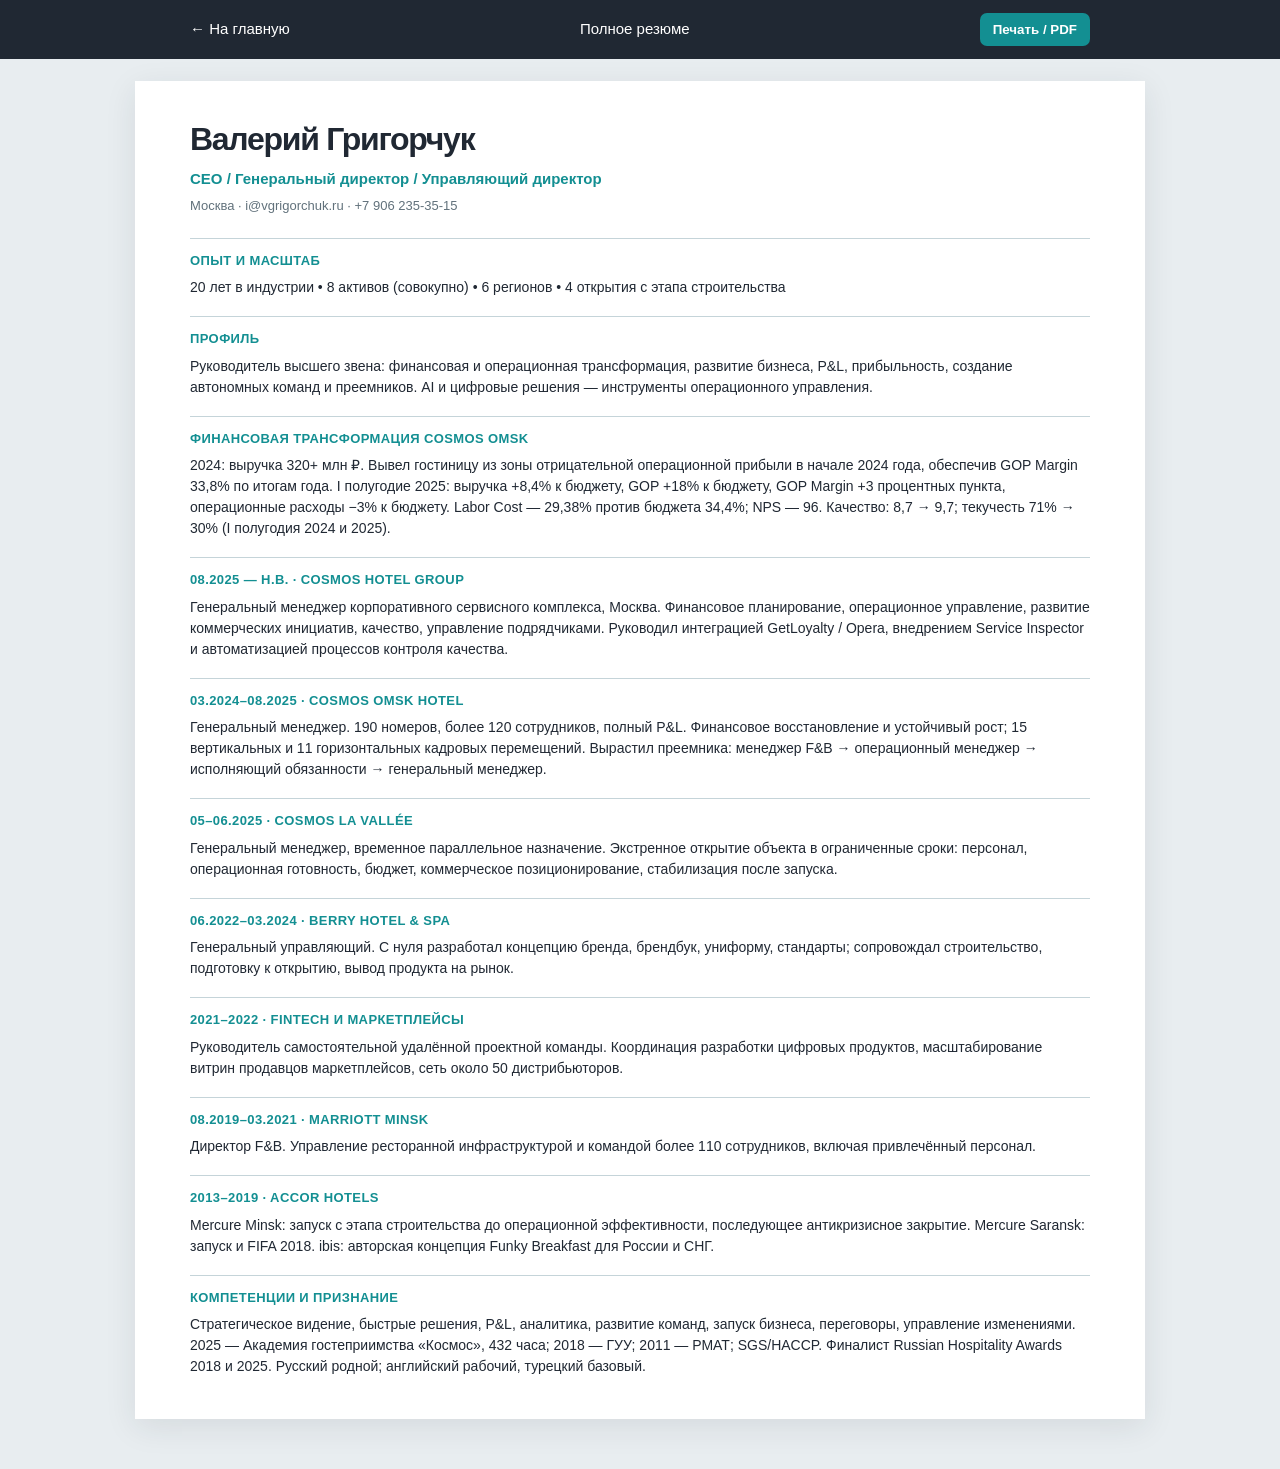
<file: executive-site/cv.html>
<!DOCTYPE html><html lang="ru"><head><meta charset="utf-8"><meta name="viewport" content="width=device-width,initial-scale=1"><title>Полное резюме — Валерий Григорчук</title><meta name="theme-color" content="#202833"><style>body{margin:0;background:#e8edf0;color:#202833;font:15px/1.5 Inter,Arial,sans-serif}header{position:sticky;top:0;z-index:4;background:#202833;color:#fff;padding:13px max(16px,calc((100vw - 900px)/2));display:flex;justify-content:space-between;align-items:center;gap:10px}header a{color:#fff;text-decoration:none}button{border:0;border-radius:7px;background:#138f92;color:#fff;padding:9px 13px;font-weight:700}.paper{max-width:900px;background:#fff;margin:22px auto 50px;padding:42px 55px;box-shadow:0 8px 30px #20283318}.paper h1{font-size:32px;line-height:1.05;letter-spacing:-.04em;margin:0}.role{font-weight:800;color:#138f92;margin:11px 0 6px}.contact{color:#61717b;font-size:13px;margin-bottom:22px}.section{border-top:1px solid #c5d4d9;padding-top:12px;margin-top:18px}.section h2{font-size:13px;color:#138f92;margin:0 0 7px;letter-spacing:.03em}.section p{font-size:14px;margin:0;line-height:1.5}@media(max-width:640px){.paper{margin:0;padding:26px 20px;box-shadow:none}header{font-size:12px;padding:12px 14px}.paper h1{font-size:26px}}@media print{body{background:#fff}header{display:none}.paper{padding:10mm 15mm;margin:0;box-shadow:none}.section{break-inside:avoid}.section p{font-size:11px}@page{size:A4;margin:0}}</style></head><body><header><a href="/">← На главную</a><span>Полное резюме</span><button onclick="window.print()">Печать / PDF</button></header><main class="paper"><h1>Валерий Григорчук</h1><div class="role">CEO / Генеральный директор / Управляющий директор</div><div class="contact">Москва · i@vgrigorchuk.ru · +7 906 235-35-15</div><section class="section"><h2>ОПЫТ И МАСШТАБ</h2><p>20 лет в индустрии • 8 активов (совокупно) • 6 регионов • 4 открытия с этапа строительства</p></section><section class="section"><h2>ПРОФИЛЬ</h2><p>Руководитель высшего звена: финансовая и операционная трансформация, развитие бизнеса, P&amp;L, прибыльность, создание автономных команд и преемников. AI и цифровые решения — инструменты операционного управления.</p></section><section class="section"><h2>ФИНАНСОВАЯ ТРАНСФОРМАЦИЯ COSMOS OMSK</h2><p>2024: выручка 320+ млн ₽. Вывел гостиницу из зоны отрицательной операционной прибыли в начале 2024 года, обеспечив GOP Margin 33,8% по итогам года. I полугодие 2025: выручка +8,4% к бюджету, GOP +18% к бюджету, GOP Margin +3 процентных пункта, операционные расходы −3% к бюджету. Labor Cost — 29,38% против бюджета 34,4%; NPS — 96. Качество: 8,7 → 9,7; текучесть 71% → 30% (I полугодия 2024 и 2025).</p></section><section class="section"><h2>08.2025 — Н.В. · COSMOS HOTEL GROUP</h2><p>Генеральный менеджер корпоративного сервисного комплекса, Москва. Финансовое планирование, операционное управление, развитие коммерческих инициатив, качество, управление подрядчиками. Руководил интеграцией GetLoyalty / Opera, внедрением Service Inspector и автоматизацией процессов контроля качества.</p></section><section class="section"><h2>03.2024–08.2025 · COSMOS OMSK HOTEL</h2><p>Генеральный менеджер. 190 номеров, более 120 сотрудников, полный P&amp;L. Финансовое восстановление и устойчивый рост; 15 вертикальных и 11 горизонтальных кадровых перемещений. Вырастил преемника: менеджер F&amp;B → операционный менеджер → исполняющий обязанности → генеральный менеджер.</p></section><section class="section"><h2>05–06.2025 · COSMOS LA VALLÉE</h2><p>Генеральный менеджер, временное параллельное назначение. Экстренное открытие объекта в ограниченные сроки: персонал, операционная готовность, бюджет, коммерческое позиционирование, стабилизация после запуска.</p></section><section class="section"><h2>06.2022–03.2024 · BERRY HOTEL &amp; SPA</h2><p>Генеральный управляющий. С нуля разработал концепцию бренда, брендбук, униформу, стандарты; сопровождал строительство, подготовку к открытию, вывод продукта на рынок.</p></section><section class="section"><h2>2021–2022 · FINTECH И МАРКЕТПЛЕЙСЫ</h2><p>Руководитель самостоятельной удалённой проектной команды. Координация разработки цифровых продуктов, масштабирование витрин продавцов маркетплейсов, сеть около 50 дистрибьюторов.</p></section><section class="section"><h2>08.2019–03.2021 · MARRIOTT MINSK</h2><p>Директор F&amp;B. Управление ресторанной инфраструктурой и командой более 110 сотрудников, включая привлечённый персонал.</p></section><section class="section"><h2>2013–2019 · ACCOR HOTELS</h2><p>Mercure Minsk: запуск с этапа строительства до операционной эффективности, последующее антикризисное закрытие. Mercure Saransk: запуск и FIFA 2018. ibis: авторская концепция Funky Breakfast для России и СНГ.</p></section><section class="section"><h2>КОМПЕТЕНЦИИ И ПРИЗНАНИЕ</h2><p>Стратегическое видение, быстрые решения, P&amp;L, аналитика, развитие команд, запуск бизнеса, переговоры, управление изменениями. 2025 — Академия гостеприимства «Космос», 432 часа; 2018 — ГУУ; 2011 — РМАТ; SGS/HACCP. Финалист Russian Hospitality Awards 2018 и 2025. Русский родной; английский рабочий, турецкий базовый.</p></section></main></body></html>
</file>
<file: assets/index-D3M-0Uuy.css>
*,:before,:after{--tw-border-spacing-x: 0;--tw-border-spacing-y: 0;--tw-translate-x: 0;--tw-translate-y: 0;--tw-rotate: 0;--tw-skew-x: 0;--tw-skew-y: 0;--tw-scale-x: 1;--tw-scale-y: 1;--tw-pan-x: ;--tw-pan-y: ;--tw-pinch-zoom: ;--tw-scroll-snap-strictness: proximity;--tw-gradient-from-position: ;--tw-gradient-via-position: ;--tw-gradient-to-position: ;--tw-ordinal: ;--tw-slashed-zero: ;--tw-numeric-figure: ;--tw-numeric-spacing: ;--tw-numeric-fraction: ;--tw-ring-inset: ;--tw-ring-offset-width: 0px;--tw-ring-offset-color: #fff;--tw-ring-color: rgb(59 130 246 / .5);--tw-ring-offset-shadow: 0 0 #0000;--tw-ring-shadow: 0 0 #0000;--tw-shadow: 0 0 #0000;--tw-shadow-colored: 0 0 #0000;--tw-blur: ;--tw-brightness: ;--tw-contrast: ;--tw-grayscale: ;--tw-hue-rotate: ;--tw-invert: ;--tw-saturate: ;--tw-sepia: ;--tw-drop-shadow: ;--tw-backdrop-blur: ;--tw-backdrop-brightness: ;--tw-backdrop-contrast: ;--tw-backdrop-grayscale: ;--tw-backdrop-hue-rotate: ;--tw-backdrop-invert: ;--tw-backdrop-opacity: ;--tw-backdrop-saturate: ;--tw-backdrop-sepia: ;--tw-contain-size: ;--tw-contain-layout: ;--tw-contain-paint: ;--tw-contain-style: }::backdrop{--tw-border-spacing-x: 0;--tw-border-spacing-y: 0;--tw-translate-x: 0;--tw-translate-y: 0;--tw-rotate: 0;--tw-skew-x: 0;--tw-skew-y: 0;--tw-scale-x: 1;--tw-scale-y: 1;--tw-pan-x: ;--tw-pan-y: ;--tw-pinch-zoom: ;--tw-scroll-snap-strictness: proximity;--tw-gradient-from-position: ;--tw-gradient-via-position: ;--tw-gradient-to-position: ;--tw-ordinal: ;--tw-slashed-zero: ;--tw-numeric-figure: ;--tw-numeric-spacing: ;--tw-numeric-fraction: ;--tw-ring-inset: ;--tw-ring-offset-width: 0px;--tw-ring-offset-color: #fff;--tw-ring-color: rgb(59 130 246 / .5);--tw-ring-offset-shadow: 0 0 #0000;--tw-ring-shadow: 0 0 #0000;--tw-shadow: 0 0 #0000;--tw-shadow-colored: 0 0 #0000;--tw-blur: ;--tw-brightness: ;--tw-contrast: ;--tw-grayscale: ;--tw-hue-rotate: ;--tw-invert: ;--tw-saturate: ;--tw-sepia: ;--tw-drop-shadow: ;--tw-backdrop-blur: ;--tw-backdrop-brightness: ;--tw-backdrop-contrast: ;--tw-backdrop-grayscale: ;--tw-backdrop-hue-rotate: ;--tw-backdrop-invert: ;--tw-backdrop-opacity: ;--tw-backdrop-saturate: ;--tw-backdrop-sepia: ;--tw-contain-size: ;--tw-contain-layout: ;--tw-contain-paint: ;--tw-contain-style: }*,:before,:after{box-sizing:border-box;border-width:0;border-style:solid;border-color:#e5e7eb}:before,:after{--tw-content: ""}html,:host{line-height:1.5;-webkit-text-size-adjust:100%;-moz-tab-size:4;-o-tab-size:4;tab-size:4;font-family:ui-sans-serif,system-ui,sans-serif,"Apple Color Emoji","Segoe UI Emoji",Segoe UI Symbol,"Noto Color Emoji";font-feature-settings:normal;font-variation-settings:normal;-webkit-tap-highlight-color:transparent}body{margin:0;line-height:inherit}hr{height:0;color:inherit;border-top-width:1px}abbr:where([title]){-webkit-text-decoration:underline dotted;text-decoration:underline dotted}h1,h2,h3,h4,h5,h6{font-size:inherit;font-weight:inherit}a{color:inherit;text-decoration:inherit}b,strong{font-weight:bolder}code,kbd,samp,pre{font-family:ui-monospace,SFMono-Regular,Menlo,Monaco,Consolas,Liberation Mono,Courier New,monospace;font-feature-settings:normal;font-variation-settings:normal;font-size:1em}small{font-size:80%}sub,sup{font-size:75%;line-height:0;position:relative;vertical-align:baseline}sub{bottom:-.25em}sup{top:-.5em}table{text-indent:0;border-color:inherit;border-collapse:collapse}button,input,optgroup,select,textarea{font-family:inherit;font-feature-settings:inherit;font-variation-settings:inherit;font-size:100%;font-weight:inherit;line-height:inherit;letter-spacing:inherit;color:inherit;margin:0;padding:0}button,select{text-transform:none}button,input:where([type=button]),input:where([type=reset]),input:where([type=submit]){-webkit-appearance:button;background-color:transparent;background-image:none}:-moz-focusring{outline:auto}:-moz-ui-invalid{box-shadow:none}progress{vertical-align:baseline}::-webkit-inner-spin-button,::-webkit-outer-spin-button{height:auto}[type=search]{-webkit-appearance:textfield;outline-offset:-2px}::-webkit-search-decoration{-webkit-appearance:none}::-webkit-file-upload-button{-webkit-appearance:button;font:inherit}summary{display:list-item}blockquote,dl,dd,h1,h2,h3,h4,h5,h6,hr,figure,p,pre{margin:0}fieldset{margin:0;padding:0}legend{padding:0}ol,ul,menu{list-style:none;margin:0;padding:0}dialog{padding:0}textarea{resize:vertical}input::-moz-placeholder,textarea::-moz-placeholder{opacity:1;color:#9ca3af}input::placeholder,textarea::placeholder{opacity:1;color:#9ca3af}button,[role=button]{cursor:pointer}:disabled{cursor:default}img,svg,video,canvas,audio,iframe,embed,object{display:block;vertical-align:middle}img,video{max-width:100%;height:auto}[hidden]:where(:not([hidden=until-found])){display:none}.sr-only{position:absolute;width:1px;height:1px;padding:0;margin:-1px;overflow:hidden;clip:rect(0,0,0,0);white-space:nowrap;border-width:0}.pointer-events-none{pointer-events:none}.visible{visibility:visible}.invisible{visibility:hidden}.fixed{position:fixed}.absolute{position:absolute}.relative{position:relative}.inset-0{inset:0}.inset-x-0{left:0;right:0}.inset-y-0{top:0;bottom:0}.-bottom-12{bottom:-3rem}.-left-12{left:-3rem}.-right-12{right:-3rem}.-top-12{top:-3rem}.bottom-0{bottom:0}.bottom-8{bottom:2rem}.left-0{left:0}.left-1\/2{left:50%}.left-2{left:.5rem}.left-3{left:.75rem}.left-\[50\%\]{left:50%}.right-0{right:0}.right-1{right:.25rem}.right-2{right:.5rem}.right-3{right:.75rem}.right-4{right:1rem}.top-0{top:0}.top-1\.5{top:.375rem}.top-1\/2{top:50%}.top-3{top:.75rem}.top-3\.5{top:.875rem}.top-4{top:1rem}.top-\[1px\]{top:1px}.top-\[50\%\]{top:50%}.top-\[60\%\]{top:60%}.top-full{top:100%}.isolate{isolation:isolate}.z-0{z-index:0}.z-10{z-index:10}.z-20{z-index:20}.z-50{z-index:50}.z-\[1\]{z-index:1}.order-first{order:-9999}.order-last{order:9999}.col-start-2{grid-column-start:2}.row-span-2{grid-row:span 2 / span 2}.row-start-1{grid-row-start:1}.\!m-0{margin:0!important}.-mx-1{margin-left:-.25rem;margin-right:-.25rem}.-my-2{margin-top:-.5rem;margin-bottom:-.5rem}.mx-2{margin-left:.5rem;margin-right:.5rem}.mx-3\.5{margin-left:.875rem;margin-right:.875rem}.mx-auto{margin-left:auto;margin-right:auto}.my-0{margin-top:0;margin-bottom:0}.my-0\.5{margin-top:.125rem;margin-bottom:.125rem}.my-1{margin-top:.25rem;margin-bottom:.25rem}.-ml-4{margin-left:-1rem}.-mt-4{margin-top:-1rem}.mb-1{margin-bottom:.25rem}.mb-10{margin-bottom:2.5rem}.mb-12{margin-bottom:3rem}.mb-16{margin-bottom:4rem}.mb-2{margin-bottom:.5rem}.mb-3{margin-bottom:.75rem}.mb-4{margin-bottom:1rem}.mb-6{margin-bottom:1.5rem}.mb-8{margin-bottom:2rem}.ml-0\.5{margin-left:.125rem}.ml-1{margin-left:.25rem}.ml-4{margin-left:1rem}.ml-auto{margin-left:auto}.mr-2{margin-right:.5rem}.mt-1\.5{margin-top:.375rem}.mt-10{margin-top:2.5rem}.mt-12{margin-top:3rem}.mt-16{margin-top:4rem}.mt-2{margin-top:.5rem}.mt-4{margin-top:1rem}.mt-6{margin-top:1.5rem}.mt-8{margin-top:2rem}.mt-auto{margin-top:auto}.line-clamp-1{overflow:hidden;display:-webkit-box;-webkit-box-orient:vertical;-webkit-line-clamp:1}.line-clamp-2{overflow:hidden;display:-webkit-box;-webkit-box-orient:vertical;-webkit-line-clamp:2}.block{display:block}.flex{display:flex}.inline-flex{display:inline-flex}.table{display:table}.table-caption{display:table-caption}.table-cell{display:table-cell}.table-row{display:table-row}.grid{display:grid}.hidden{display:none}.aspect-square{aspect-ratio:1 / 1}.aspect-video{aspect-ratio:16 / 9}.size-10{width:2.5rem;height:2.5rem}.size-2{width:.5rem;height:.5rem}.size-2\.5{width:.625rem;height:.625rem}.size-3{width:.75rem;height:.75rem}.size-3\.5{width:.875rem;height:.875rem}.size-4{width:1rem;height:1rem}.size-6{width:1.5rem;height:1.5rem}.size-7{width:1.75rem;height:1.75rem}.size-8{width:2rem;height:2rem}.size-9{width:2.25rem;height:2.25rem}.size-auto{width:auto;height:auto}.size-full{width:100%;height:100%}.h-1{height:.25rem}.h-1\.5{height:.375rem}.h-10{height:2.5rem}.h-12{height:3rem}.h-16{height:4rem}.h-2{height:.5rem}.h-2\.5{height:.625rem}.h-20{height:5rem}.h-3{height:.75rem}.h-4{height:1rem}.h-5{height:1.25rem}.h-6{height:1.5rem}.h-7{height:1.75rem}.h-8{height:2rem}.h-9{height:2.25rem}.h-\[1\.15rem\]{height:1.15rem}.h-\[calc\(100\%-1px\)\]{height:calc(100% - 1px)}.h-\[var\(--radix-navigation-menu-viewport-height\)\]{height:var(--radix-navigation-menu-viewport-height)}.h-\[var\(--radix-select-trigger-height\)\]{height:var(--radix-select-trigger-height)}.h-auto{height:auto}.h-full{height:100%}.h-px{height:1px}.h-svh{height:100svh}.max-h-96{max-height:24rem}.max-h-\[300px\]{max-height:300px}.min-h-0{min-height:0px}.min-h-16{min-height:4rem}.min-h-4{min-height:1rem}.min-h-screen{min-height:100vh}.min-h-svh{min-height:100svh}.w-0{width:0px}.w-1{width:.25rem}.w-10{width:2.5rem}.w-12{width:3rem}.w-16{width:4rem}.w-2{width:.5rem}.w-2\.5{width:.625rem}.w-2\/3{width:66.666667%}.w-20{width:5rem}.w-24{width:6rem}.w-3{width:.75rem}.w-3\/4{width:75%}.w-4{width:1rem}.w-5{width:1.25rem}.w-6{width:1.5rem}.w-64{width:16rem}.w-72{width:18rem}.w-8{width:2rem}.w-9{width:2.25rem}.w-\[100px\]{width:100px}.w-auto{width:auto}.w-fit{width:-moz-fit-content;width:fit-content}.w-full{width:100%}.w-max{width:-moz-max-content;width:max-content}.w-px{width:1px}.min-w-0{min-width:0px}.min-w-10{min-width:2.5rem}.min-w-5{min-width:1.25rem}.min-w-8{min-width:2rem}.min-w-9{min-width:2.25rem}.min-w-\[12rem\]{min-width:12rem}.min-w-\[8rem\]{min-width:8rem}.min-w-\[var\(--radix-select-trigger-width\)\]{min-width:var(--radix-select-trigger-width)}.max-w-2xl{max-width:42rem}.max-w-4xl{max-width:56rem}.max-w-6xl{max-width:72rem}.max-w-\[calc\(100\%-2rem\)\]{max-width:calc(100% - 2rem)}.max-w-lg{max-width:32rem}.max-w-max{max-width:-moz-max-content;max-width:max-content}.max-w-md{max-width:28rem}.max-w-sm{max-width:24rem}.flex-1{flex:1 1 0%}.flex-shrink-0,.shrink-0{flex-shrink:0}.grow{flex-grow:1}.grow-0{flex-grow:0}.basis-full{flex-basis:100%}.caption-bottom{caption-side:bottom}.border-collapse{border-collapse:collapse}.-translate-x-1\/2{--tw-translate-x: -50%;transform:translate(var(--tw-translate-x),var(--tw-translate-y)) rotate(var(--tw-rotate)) skew(var(--tw-skew-x)) skewY(var(--tw-skew-y)) scaleX(var(--tw-scale-x)) scaleY(var(--tw-scale-y))}.-translate-x-px{--tw-translate-x: -1px;transform:translate(var(--tw-translate-x),var(--tw-translate-y)) rotate(var(--tw-rotate)) skew(var(--tw-skew-x)) skewY(var(--tw-skew-y)) scaleX(var(--tw-scale-x)) scaleY(var(--tw-scale-y))}.-translate-y-1\/2{--tw-translate-y: -50%;transform:translate(var(--tw-translate-x),var(--tw-translate-y)) rotate(var(--tw-rotate)) skew(var(--tw-skew-x)) skewY(var(--tw-skew-y)) scaleX(var(--tw-scale-x)) scaleY(var(--tw-scale-y))}.translate-x-\[-50\%\]{--tw-translate-x: -50%;transform:translate(var(--tw-translate-x),var(--tw-translate-y)) rotate(var(--tw-rotate)) skew(var(--tw-skew-x)) skewY(var(--tw-skew-y)) scaleX(var(--tw-scale-x)) scaleY(var(--tw-scale-y))}.translate-x-px{--tw-translate-x: 1px;transform:translate(var(--tw-translate-x),var(--tw-translate-y)) rotate(var(--tw-rotate)) skew(var(--tw-skew-x)) skewY(var(--tw-skew-y)) scaleX(var(--tw-scale-x)) scaleY(var(--tw-scale-y))}.translate-y-0\.5{--tw-translate-y: .125rem;transform:translate(var(--tw-translate-x),var(--tw-translate-y)) rotate(var(--tw-rotate)) skew(var(--tw-skew-x)) skewY(var(--tw-skew-y)) scaleX(var(--tw-scale-x)) scaleY(var(--tw-scale-y))}.translate-y-\[-50\%\]{--tw-translate-y: -50%;transform:translate(var(--tw-translate-x),var(--tw-translate-y)) rotate(var(--tw-rotate)) skew(var(--tw-skew-x)) skewY(var(--tw-skew-y)) scaleX(var(--tw-scale-x)) scaleY(var(--tw-scale-y))}.translate-y-\[calc\(-50\%_-_2px\)\]{--tw-translate-y: calc(-50% - 2px) ;transform:translate(var(--tw-translate-x),var(--tw-translate-y)) rotate(var(--tw-rotate)) skew(var(--tw-skew-x)) skewY(var(--tw-skew-y)) scaleX(var(--tw-scale-x)) scaleY(var(--tw-scale-y))}.rotate-45{--tw-rotate: 45deg;transform:translate(var(--tw-translate-x),var(--tw-translate-y)) rotate(var(--tw-rotate)) skew(var(--tw-skew-x)) skewY(var(--tw-skew-y)) scaleX(var(--tw-scale-x)) scaleY(var(--tw-scale-y))}.rotate-90{--tw-rotate: 90deg;transform:translate(var(--tw-translate-x),var(--tw-translate-y)) rotate(var(--tw-rotate)) skew(var(--tw-skew-x)) skewY(var(--tw-skew-y)) scaleX(var(--tw-scale-x)) scaleY(var(--tw-scale-y))}.transform{transform:translate(var(--tw-translate-x),var(--tw-translate-y)) rotate(var(--tw-rotate)) skew(var(--tw-skew-x)) skewY(var(--tw-skew-y)) scaleX(var(--tw-scale-x)) scaleY(var(--tw-scale-y))}@keyframes bounce{0%,to{transform:translateY(-25%);animation-timing-function:cubic-bezier(.8,0,1,1)}50%{transform:none;animation-timing-function:cubic-bezier(0,0,.2,1)}}.animate-bounce{animation:bounce 1s infinite}@keyframes caret-blink{0%,70%,to{opacity:1}20%,50%{opacity:0}}.animate-caret-blink{animation:caret-blink 1.25s ease-out infinite}@keyframes pulse{50%{opacity:.5}}.animate-pulse{animation:pulse 2s cubic-bezier(.4,0,.6,1) infinite}@keyframes spin{to{transform:rotate(360deg)}}.animate-spin{animation:spin 1s linear infinite}.cursor-default{cursor:default}.cursor-pointer{cursor:pointer}.cursor-text{cursor:text}.touch-none{touch-action:none}.select-none{-webkit-user-select:none;-moz-user-select:none;user-select:none}.resize-none{resize:none}.resize{resize:both}.scroll-my-1{scroll-margin-top:.25rem;scroll-margin-bottom:.25rem}.scroll-py-1{scroll-padding-top:.25rem;scroll-padding-bottom:.25rem}.list-disc{list-style-type:disc}.list-none{list-style-type:none}.auto-rows-min{grid-auto-rows:min-content}.grid-cols-1{grid-template-columns:repeat(1,minmax(0,1fr))}.grid-cols-2{grid-template-columns:repeat(2,minmax(0,1fr))}.grid-cols-\[0_1fr\]{grid-template-columns:0 1fr}.grid-rows-\[auto_auto\]{grid-template-rows:auto auto}.flex-row{flex-direction:row}.flex-col{flex-direction:column}.flex-col-reverse{flex-direction:column-reverse}.flex-wrap{flex-wrap:wrap}.place-content-center{place-content:center}.items-start{align-items:flex-start}.items-end{align-items:flex-end}.items-center{align-items:center}.items-stretch{align-items:stretch}.justify-start{justify-content:flex-start}.justify-end{justify-content:flex-end}.justify-center{justify-content:center}.justify-between{justify-content:space-between}.justify-items-start{justify-items:start}.gap-0\.5{gap:.125rem}.gap-1{gap:.25rem}.gap-1\.5{gap:.375rem}.gap-10{gap:2.5rem}.gap-12{gap:3rem}.gap-2{gap:.5rem}.gap-2\.5{gap:.625rem}.gap-3{gap:.75rem}.gap-4{gap:1rem}.gap-5{gap:1.25rem}.gap-6{gap:1.5rem}.gap-7{gap:1.75rem}.gap-8{gap:2rem}.gap-\[--spacing\(var\(--gap\)\)\]{gap:var(--spacing(var(--gap)))}.gap-y-0\.5{row-gap:.125rem}.space-y-2>:not([hidden])~:not([hidden]){--tw-space-y-reverse: 0;margin-top:calc(.5rem * calc(1 - var(--tw-space-y-reverse)));margin-bottom:calc(.5rem * var(--tw-space-y-reverse))}.space-y-3>:not([hidden])~:not([hidden]){--tw-space-y-reverse: 0;margin-top:calc(.75rem * calc(1 - var(--tw-space-y-reverse)));margin-bottom:calc(.75rem * var(--tw-space-y-reverse))}.space-y-4>:not([hidden])~:not([hidden]){--tw-space-y-reverse: 0;margin-top:calc(1rem * calc(1 - var(--tw-space-y-reverse)));margin-bottom:calc(1rem * var(--tw-space-y-reverse))}.space-y-5>:not([hidden])~:not([hidden]){--tw-space-y-reverse: 0;margin-top:calc(1.25rem * calc(1 - var(--tw-space-y-reverse)));margin-bottom:calc(1.25rem * var(--tw-space-y-reverse))}.space-y-6>:not([hidden])~:not([hidden]){--tw-space-y-reverse: 0;margin-top:calc(1.5rem * calc(1 - var(--tw-space-y-reverse)));margin-bottom:calc(1.5rem * var(--tw-space-y-reverse))}.self-start{align-self:flex-start}.self-stretch{align-self:stretch}.justify-self-end{justify-self:end}.overflow-auto{overflow:auto}.overflow-hidden{overflow:hidden}.overflow-x-auto{overflow-x:auto}.overflow-y-auto{overflow-y:auto}.overflow-x-hidden{overflow-x:hidden}.truncate{overflow:hidden;text-overflow:ellipsis;white-space:nowrap}.whitespace-nowrap{white-space:nowrap}.text-balance{text-wrap:balance}.break-words{overflow-wrap:break-word}.rounded{border-radius:.25rem}.rounded-2xl{border-radius:1rem}.rounded-\[2px\]{border-radius:2px}.rounded-\[4px\]{border-radius:4px}.rounded-\[calc\(var\(--radius\)-5px\)\]{border-radius:calc(var(--radius) - 5px)}.rounded-\[inherit\]{border-radius:inherit}.rounded-full{border-radius:9999px}.rounded-lg{border-radius:var(--radius)}.rounded-md{border-radius:calc(var(--radius) - 2px)}.rounded-none{border-radius:0}.rounded-sm{border-radius:calc(var(--radius) - 4px)}.rounded-xl{border-radius:calc(var(--radius) + 4px)}.rounded-xs{border-radius:calc(var(--radius) - 6px)}.rounded-l-md{border-top-left-radius:calc(var(--radius) - 2px);border-bottom-left-radius:calc(var(--radius) - 2px)}.rounded-r-md{border-top-right-radius:calc(var(--radius) - 2px);border-bottom-right-radius:calc(var(--radius) - 2px)}.rounded-tl-sm{border-top-left-radius:calc(var(--radius) - 4px)}.border{border-width:1px}.border-0{border-width:0px}.border-2{border-width:2px}.border-\[1\.5px\]{border-width:1.5px}.border-y{border-top-width:1px;border-bottom-width:1px}.border-b{border-bottom-width:1px}.border-l{border-left-width:1px}.border-r{border-right-width:1px}.border-t{border-top-width:1px}.border-dashed{border-style:dashed}.border-border{border-color:hsl(var(--border))}.border-border\/50{border-color:hsl(var(--border) / .5)}.border-input{border-color:hsl(var(--input))}.border-primary{border-color:hsl(var(--primary))}.border-sidebar-border{border-color:hsl(var(--sidebar-border))}.border-transparent{border-color:transparent}.border-white\/10{border-color:#ffffff1a}.border-white\/20{border-color:#fff3}.border-white\/30{border-color:#ffffff4d}.border-white\/5{border-color:#ffffff0d}.border-l-transparent{border-left-color:transparent}.border-t-transparent{border-top-color:transparent}.border-t-white{--tw-border-opacity: 1;border-top-color:rgb(255 255 255 / var(--tw-border-opacity, 1))}.bg-\[\#0f0f0f\]{--tw-bg-opacity: 1;background-color:rgb(15 15 15 / var(--tw-bg-opacity, 1))}.bg-accent{background-color:hsl(var(--accent))}.bg-background{background-color:hsl(var(--background))}.bg-black{--tw-bg-opacity: 1;background-color:rgb(0 0 0 / var(--tw-bg-opacity, 1))}.bg-black\/20{background-color:#0003}.bg-black\/50{background-color:#00000080}.bg-black\/95{background-color:#000000f2}.bg-border{background-color:hsl(var(--border))}.bg-card{background-color:hsl(var(--card))}.bg-destructive{--tw-bg-opacity: 1;background-color:hsl(var(--destructive) / var(--tw-bg-opacity, 1))}.bg-foreground{background-color:hsl(var(--foreground))}.bg-input{background-color:hsl(var(--input))}.bg-muted{background-color:hsl(var(--muted))}.bg-muted\/50{background-color:hsl(var(--muted) / .5)}.bg-popover{background-color:hsl(var(--popover))}.bg-primary{background-color:hsl(var(--primary))}.bg-primary\/20{background-color:hsl(var(--primary) / .2)}.bg-purple-500\/20{background-color:#a855f733}.bg-purple-500\/80{background-color:#a855f7cc}.bg-secondary{background-color:hsl(var(--secondary))}.bg-sidebar{background-color:hsl(var(--sidebar-background))}.bg-sidebar-border{background-color:hsl(var(--sidebar-border))}.bg-transparent{background-color:transparent}.bg-white{--tw-bg-opacity: 1;background-color:rgb(255 255 255 / var(--tw-bg-opacity, 1))}.bg-white\/10{background-color:#ffffff1a}.bg-white\/20{background-color:#fff3}.bg-white\/40{background-color:#fff6}.bg-white\/5{background-color:#ffffff0d}.bg-gradient-to-b{background-image:linear-gradient(to bottom,var(--tw-gradient-stops))}.bg-gradient-to-br{background-image:linear-gradient(to bottom right,var(--tw-gradient-stops))}.bg-gradient-to-l{background-image:linear-gradient(to left,var(--tw-gradient-stops))}.bg-gradient-to-r{background-image:linear-gradient(to right,var(--tw-gradient-stops))}.bg-gradient-to-t{background-image:linear-gradient(to top,var(--tw-gradient-stops))}.from-black\/80{--tw-gradient-from: rgb(0 0 0 / .8) var(--tw-gradient-from-position);--tw-gradient-to: rgb(0 0 0 / 0) var(--tw-gradient-to-position);--tw-gradient-stops: var(--tw-gradient-from), var(--tw-gradient-to)}.from-black\/90{--tw-gradient-from: rgb(0 0 0 / .9) var(--tw-gradient-from-position);--tw-gradient-to: rgb(0 0 0 / 0) var(--tw-gradient-to-position);--tw-gradient-stops: var(--tw-gradient-from), var(--tw-gradient-to)}.from-blue-500{--tw-gradient-from: #3b82f6 var(--tw-gradient-from-position);--tw-gradient-to: rgb(59 130 246 / 0) var(--tw-gradient-to-position);--tw-gradient-stops: var(--tw-gradient-from), var(--tw-gradient-to)}.from-gray-500{--tw-gradient-from: #6b7280 var(--tw-gradient-from-position);--tw-gradient-to: rgb(107 114 128 / 0) var(--tw-gradient-to-position);--tw-gradient-stops: var(--tw-gradient-from), var(--tw-gradient-to)}.from-green-400{--tw-gradient-from: #4ade80 var(--tw-gradient-from-position);--tw-gradient-to: rgb(74 222 128 / 0) var(--tw-gradient-to-position);--tw-gradient-stops: var(--tw-gradient-from), var(--tw-gradient-to)}.from-green-500{--tw-gradient-from: #22c55e var(--tw-gradient-from-position);--tw-gradient-to: rgb(34 197 94 / 0) var(--tw-gradient-to-position);--tw-gradient-stops: var(--tw-gradient-from), var(--tw-gradient-to)}.from-orange-400{--tw-gradient-from: #fb923c var(--tw-gradient-from-position);--tw-gradient-to: rgb(251 146 60 / 0) var(--tw-gradient-to-position);--tw-gradient-stops: var(--tw-gradient-from), var(--tw-gradient-to)}.from-orange-500{--tw-gradient-from: #f97316 var(--tw-gradient-from-position);--tw-gradient-to: rgb(249 115 22 / 0) var(--tw-gradient-to-position);--tw-gradient-stops: var(--tw-gradient-from), var(--tw-gradient-to)}.from-pink-500{--tw-gradient-from: #ec4899 var(--tw-gradient-from-position);--tw-gradient-to: rgb(236 72 153 / 0) var(--tw-gradient-to-position);--tw-gradient-stops: var(--tw-gradient-from), var(--tw-gradient-to)}.from-purple-500{--tw-gradient-from: #a855f7 var(--tw-gradient-from-position);--tw-gradient-to: rgb(168 85 247 / 0) var(--tw-gradient-to-position);--tw-gradient-stops: var(--tw-gradient-from), var(--tw-gradient-to)}.from-purple-600{--tw-gradient-from: #9333ea var(--tw-gradient-from-position);--tw-gradient-to: rgb(147 51 234 / 0) var(--tw-gradient-to-position);--tw-gradient-stops: var(--tw-gradient-from), var(--tw-gradient-to)}.from-purple-900\/20{--tw-gradient-from: rgb(88 28 135 / .2) var(--tw-gradient-from-position);--tw-gradient-to: rgb(88 28 135 / 0) var(--tw-gradient-to-position);--tw-gradient-stops: var(--tw-gradient-from), var(--tw-gradient-to)}.from-red-500{--tw-gradient-from: #ef4444 var(--tw-gradient-from-position);--tw-gradient-to: rgb(239 68 68 / 0) var(--tw-gradient-to-position);--tw-gradient-stops: var(--tw-gradient-from), var(--tw-gradient-to)}.from-transparent{--tw-gradient-from: transparent var(--tw-gradient-from-position);--tw-gradient-to: rgb(0 0 0 / 0) var(--tw-gradient-to-position);--tw-gradient-stops: var(--tw-gradient-from), var(--tw-gradient-to)}.via-background\/50{--tw-gradient-to: hsl(var(--background) / 0) var(--tw-gradient-to-position);--tw-gradient-stops: var(--tw-gradient-from), hsl(var(--background) / .5) var(--tw-gradient-via-position), var(--tw-gradient-to)}.via-black\/20{--tw-gradient-to: rgb(0 0 0 / 0) var(--tw-gradient-to-position);--tw-gradient-stops: var(--tw-gradient-from), rgb(0 0 0 / .2) var(--tw-gradient-via-position), var(--tw-gradient-to)}.via-black\/40{--tw-gradient-to: rgb(0 0 0 / 0) var(--tw-gradient-to-position);--tw-gradient-stops: var(--tw-gradient-from), rgb(0 0 0 / .4) var(--tw-gradient-via-position), var(--tw-gradient-to)}.to-background{--tw-gradient-to: hsl(var(--background)) var(--tw-gradient-to-position)}.to-cyan-500{--tw-gradient-to: #06b6d4 var(--tw-gradient-to-position)}.to-emerald-500{--tw-gradient-to: #10b981 var(--tw-gradient-to-position)}.to-emerald-600{--tw-gradient-to: #059669 var(--tw-gradient-to-position)}.to-gray-600{--tw-gradient-to: #4b5563 var(--tw-gradient-to-position)}.to-green-600{--tw-gradient-to: #16a34a var(--tw-gradient-to-position)}.to-pink-500{--tw-gradient-to: #ec4899 var(--tw-gradient-to-position)}.to-pink-600{--tw-gradient-to: #db2777 var(--tw-gradient-to-position)}.to-pink-900\/20{--tw-gradient-to: rgb(131 24 67 / .2) var(--tw-gradient-to-position)}.to-purple-500{--tw-gradient-to: #a855f7 var(--tw-gradient-to-position)}.to-red-500{--tw-gradient-to: #ef4444 var(--tw-gradient-to-position)}.to-red-600{--tw-gradient-to: #dc2626 var(--tw-gradient-to-position)}.to-rose-600{--tw-gradient-to: #e11d48 var(--tw-gradient-to-position)}.to-transparent{--tw-gradient-to: transparent var(--tw-gradient-to-position)}.fill-current{fill:currentColor}.fill-foreground{fill:hsl(var(--foreground))}.fill-pink-500{fill:#ec4899}.fill-primary{fill:hsl(var(--primary))}.fill-white{fill:#fff}.object-cover{-o-object-fit:cover;object-fit:cover}.p-0{padding:0}.p-1{padding:.25rem}.p-2{padding:.5rem}.p-3{padding:.75rem}.p-4{padding:1rem}.p-5{padding:1.25rem}.p-6{padding:1.5rem}.p-\[3px\]{padding:3px}.p-px{padding:1px}.px-1{padding-left:.25rem;padding-right:.25rem}.px-1\.5{padding-left:.375rem;padding-right:.375rem}.px-2{padding-left:.5rem;padding-right:.5rem}.px-2\.5{padding-left:.625rem;padding-right:.625rem}.px-3{padding-left:.75rem;padding-right:.75rem}.px-4{padding-left:1rem;padding-right:1rem}.px-6{padding-left:1.5rem;padding-right:1.5rem}.px-8{padding-left:2rem;padding-right:2rem}.py-0\.5{padding-top:.125rem;padding-bottom:.125rem}.py-1{padding-top:.25rem;padding-bottom:.25rem}.py-1\.5{padding-top:.375rem;padding-bottom:.375rem}.py-12{padding-top:3rem;padding-bottom:3rem}.py-16{padding-top:4rem;padding-bottom:4rem}.py-2{padding-top:.5rem;padding-bottom:.5rem}.py-3{padding-top:.75rem;padding-bottom:.75rem}.py-4{padding-top:1rem;padding-bottom:1rem}.py-5{padding-top:1.25rem;padding-bottom:1.25rem}.py-6{padding-top:1.5rem;padding-bottom:1.5rem}.pb-3{padding-bottom:.75rem}.pb-4{padding-bottom:1rem}.pl-2{padding-left:.5rem}.pl-3{padding-left:.75rem}.pl-4{padding-left:1rem}.pl-8{padding-left:2rem}.pr-1{padding-right:.25rem}.pr-2{padding-right:.5rem}.pr-2\.5{padding-right:.625rem}.pr-3{padding-right:.75rem}.pr-8{padding-right:2rem}.pt-0{padding-top:0}.pt-3{padding-top:.75rem}.pt-4{padding-top:1rem}.pt-8{padding-top:2rem}.text-left{text-align:left}.text-center{text-align:center}.align-middle{vertical-align:middle}.font-mono{font-family:ui-monospace,SFMono-Regular,Menlo,Monaco,Consolas,Liberation Mono,Courier New,monospace}.font-sans{font-family:ui-sans-serif,system-ui,sans-serif,"Apple Color Emoji","Segoe UI Emoji",Segoe UI Symbol,"Noto Color Emoji"}.text-2xl{font-size:1.5rem;line-height:2rem}.text-3xl{font-size:1.875rem;line-height:2.25rem}.text-4xl{font-size:2.25rem;line-height:2.5rem}.text-6xl{font-size:3.75rem;line-height:1}.text-\[0\.8rem\]{font-size:.8rem}.text-base{font-size:1rem;line-height:1.5rem}.text-lg{font-size:1.125rem;line-height:1.75rem}.text-sm{font-size:.875rem;line-height:1.25rem}.text-sm\/relaxed{font-size:.875rem;line-height:1.625}.text-xs{font-size:.75rem;line-height:1rem}.font-black{font-weight:900}.font-bold{font-weight:700}.font-medium{font-weight:500}.font-normal{font-weight:400}.font-semibold{font-weight:600}.uppercase{text-transform:uppercase}.capitalize{text-transform:capitalize}.tabular-nums{--tw-numeric-spacing: tabular-nums;font-variant-numeric:var(--tw-ordinal) var(--tw-slashed-zero) var(--tw-numeric-figure) var(--tw-numeric-spacing) var(--tw-numeric-fraction)}.leading-none{line-height:1}.leading-normal{line-height:1.5}.leading-relaxed{line-height:1.625}.leading-snug{line-height:1.375}.tracking-tight{letter-spacing:-.025em}.tracking-tighter{letter-spacing:-.05em}.tracking-wider{letter-spacing:.05em}.tracking-widest{letter-spacing:.1em}.text-accent-foreground{color:hsl(var(--accent-foreground))}.text-background{color:hsl(var(--background))}.text-card-foreground{color:hsl(var(--card-foreground))}.text-current{color:currentColor}.text-destructive{--tw-text-opacity: 1;color:hsl(var(--destructive) / var(--tw-text-opacity, 1))}.text-foreground{color:hsl(var(--foreground))}.text-green-400{--tw-text-opacity: 1;color:rgb(74 222 128 / var(--tw-text-opacity, 1))}.text-muted-foreground{color:hsl(var(--muted-foreground))}.text-pink-500{--tw-text-opacity: 1;color:rgb(236 72 153 / var(--tw-text-opacity, 1))}.text-popover-foreground{color:hsl(var(--popover-foreground))}.text-primary{color:hsl(var(--primary))}.text-primary-foreground{color:hsl(var(--primary-foreground))}.text-purple-400{--tw-text-opacity: 1;color:rgb(192 132 252 / var(--tw-text-opacity, 1))}.text-red-400{--tw-text-opacity: 1;color:rgb(248 113 113 / var(--tw-text-opacity, 1))}.text-secondary-foreground{color:hsl(var(--secondary-foreground))}.text-sidebar-foreground{color:hsl(var(--sidebar-foreground))}.text-sidebar-foreground\/70{color:hsl(var(--sidebar-foreground) / .7)}.text-white{--tw-text-opacity: 1;color:rgb(255 255 255 / var(--tw-text-opacity, 1))}.text-white\/20{color:#fff3}.text-white\/30{color:#ffffff4d}.text-white\/40{color:#fff6}.text-white\/50{color:#ffffff80}.text-white\/60{color:#fff9}.text-white\/70{color:#ffffffb3}.text-white\/80{color:#fffc}.underline-offset-4{text-underline-offset:4px}.opacity-0{opacity:0}.opacity-50{opacity:.5}.opacity-70{opacity:.7}.shadow{--tw-shadow: 0 1px 3px 0 rgb(0 0 0 / .1), 0 1px 2px -1px rgb(0 0 0 / .1);--tw-shadow-colored: 0 1px 3px 0 var(--tw-shadow-color), 0 1px 2px -1px var(--tw-shadow-color);box-shadow:var(--tw-ring-offset-shadow, 0 0 #0000),var(--tw-ring-shadow, 0 0 #0000),var(--tw-shadow)}.shadow-\[0_0_0_1px_hsl\(var\(--sidebar-border\)\)\]{--tw-shadow: 0 0 0 1px hsl(var(--sidebar-border));--tw-shadow-colored: 0 0 0 1px var(--tw-shadow-color);box-shadow:var(--tw-ring-offset-shadow, 0 0 #0000),var(--tw-ring-shadow, 0 0 #0000),var(--tw-shadow)}.shadow-lg{--tw-shadow: 0 10px 15px -3px rgb(0 0 0 / .1), 0 4px 6px -4px rgb(0 0 0 / .1);--tw-shadow-colored: 0 10px 15px -3px var(--tw-shadow-color), 0 4px 6px -4px var(--tw-shadow-color);box-shadow:var(--tw-ring-offset-shadow, 0 0 #0000),var(--tw-ring-shadow, 0 0 #0000),var(--tw-shadow)}.shadow-md{--tw-shadow: 0 4px 6px -1px rgb(0 0 0 / .1), 0 2px 4px -2px rgb(0 0 0 / .1);--tw-shadow-colored: 0 4px 6px -1px var(--tw-shadow-color), 0 2px 4px -2px var(--tw-shadow-color);box-shadow:var(--tw-ring-offset-shadow, 0 0 #0000),var(--tw-ring-shadow, 0 0 #0000),var(--tw-shadow)}.shadow-none{--tw-shadow: 0 0 #0000;--tw-shadow-colored: 0 0 #0000;box-shadow:var(--tw-ring-offset-shadow, 0 0 #0000),var(--tw-ring-shadow, 0 0 #0000),var(--tw-shadow)}.shadow-sm{--tw-shadow: 0 1px 2px 0 rgb(0 0 0 / .05);--tw-shadow-colored: 0 1px 2px 0 var(--tw-shadow-color);box-shadow:var(--tw-ring-offset-shadow, 0 0 #0000),var(--tw-ring-shadow, 0 0 #0000),var(--tw-shadow)}.shadow-xl{--tw-shadow: 0 20px 25px -5px rgb(0 0 0 / .1), 0 8px 10px -6px rgb(0 0 0 / .1);--tw-shadow-colored: 0 20px 25px -5px var(--tw-shadow-color), 0 8px 10px -6px var(--tw-shadow-color);box-shadow:var(--tw-ring-offset-shadow, 0 0 #0000),var(--tw-ring-shadow, 0 0 #0000),var(--tw-shadow)}.shadow-xs{--tw-shadow: 0 1px 2px 0 rgb(0 0 0 / .05);--tw-shadow-colored: 0 1px 2px 0 var(--tw-shadow-color);box-shadow:var(--tw-ring-offset-shadow, 0 0 #0000),var(--tw-ring-shadow, 0 0 #0000),var(--tw-shadow)}.outline-none{outline:2px solid transparent;outline-offset:2px}.outline{outline-style:solid}.ring-0{--tw-ring-offset-shadow: var(--tw-ring-inset) 0 0 0 var(--tw-ring-offset-width) var(--tw-ring-offset-color);--tw-ring-shadow: var(--tw-ring-inset) 0 0 0 calc(0px + var(--tw-ring-offset-width)) var(--tw-ring-color);box-shadow:var(--tw-ring-offset-shadow),var(--tw-ring-shadow),var(--tw-shadow, 0 0 #0000)}.ring-ring\/50{--tw-ring-color: hsl(var(--ring) / .5)}.ring-sidebar-ring{--tw-ring-color: hsl(var(--sidebar-ring))}.ring-offset-background{--tw-ring-offset-color: hsl(var(--background))}.filter{filter:var(--tw-blur) var(--tw-brightness) var(--tw-contrast) var(--tw-grayscale) var(--tw-hue-rotate) var(--tw-invert) var(--tw-saturate) var(--tw-sepia) var(--tw-drop-shadow)}.backdrop-blur-sm{--tw-backdrop-blur: blur(4px);-webkit-backdrop-filter:var(--tw-backdrop-blur) var(--tw-backdrop-brightness) var(--tw-backdrop-contrast) var(--tw-backdrop-grayscale) var(--tw-backdrop-hue-rotate) var(--tw-backdrop-invert) var(--tw-backdrop-opacity) var(--tw-backdrop-saturate) var(--tw-backdrop-sepia);backdrop-filter:var(--tw-backdrop-blur) var(--tw-backdrop-brightness) var(--tw-backdrop-contrast) var(--tw-backdrop-grayscale) var(--tw-backdrop-hue-rotate) var(--tw-backdrop-invert) var(--tw-backdrop-opacity) var(--tw-backdrop-saturate) var(--tw-backdrop-sepia)}.transition{transition-property:color,background-color,border-color,text-decoration-color,fill,stroke,opacity,box-shadow,transform,filter,backdrop-filter;transition-timing-function:cubic-bezier(.4,0,.2,1);transition-duration:.15s}.transition-\[color\,box-shadow\]{transition-property:color,box-shadow;transition-timing-function:cubic-bezier(.4,0,.2,1);transition-duration:.15s}.transition-\[left\,right\,width\]{transition-property:left,right,width;transition-timing-function:cubic-bezier(.4,0,.2,1);transition-duration:.15s}.transition-\[margin\,opacity\]{transition-property:margin,opacity;transition-timing-function:cubic-bezier(.4,0,.2,1);transition-duration:.15s}.transition-\[width\,height\,padding\]{transition-property:width,height,padding;transition-timing-function:cubic-bezier(.4,0,.2,1);transition-duration:.15s}.transition-\[width\]{transition-property:width;transition-timing-function:cubic-bezier(.4,0,.2,1);transition-duration:.15s}.transition-all{transition-property:all;transition-timing-function:cubic-bezier(.4,0,.2,1);transition-duration:.15s}.transition-colors{transition-property:color,background-color,border-color,text-decoration-color,fill,stroke;transition-timing-function:cubic-bezier(.4,0,.2,1);transition-duration:.15s}.transition-none{transition-property:none}.transition-opacity{transition-property:opacity;transition-timing-function:cubic-bezier(.4,0,.2,1);transition-duration:.15s}.transition-shadow{transition-property:box-shadow;transition-timing-function:cubic-bezier(.4,0,.2,1);transition-duration:.15s}.transition-transform{transition-property:transform;transition-timing-function:cubic-bezier(.4,0,.2,1);transition-duration:.15s}.duration-100{transition-duration:.1s}.duration-1000{transition-duration:1s}.duration-200{transition-duration:.2s}.duration-300{transition-duration:.3s}.duration-500{transition-duration:.5s}.ease-in-out{transition-timing-function:cubic-bezier(.4,0,.2,1)}.ease-linear{transition-timing-function:linear}@keyframes enter{0%{opacity:var(--tw-enter-opacity, 1);transform:translate3d(var(--tw-enter-translate-x, 0),var(--tw-enter-translate-y, 0),0) scale3d(var(--tw-enter-scale, 1),var(--tw-enter-scale, 1),var(--tw-enter-scale, 1)) rotate(var(--tw-enter-rotate, 0))}}@keyframes exit{to{opacity:var(--tw-exit-opacity, 1);transform:translate3d(var(--tw-exit-translate-x, 0),var(--tw-exit-translate-y, 0),0) scale3d(var(--tw-exit-scale, 1),var(--tw-exit-scale, 1),var(--tw-exit-scale, 1)) rotate(var(--tw-exit-rotate, 0))}}.animate-in{animation-name:enter;animation-duration:.15s;--tw-enter-opacity: initial;--tw-enter-scale: initial;--tw-enter-rotate: initial;--tw-enter-translate-x: initial;--tw-enter-translate-y: initial}.fade-in-0{--tw-enter-opacity: 0}.zoom-in-95{--tw-enter-scale: .95}.duration-100{animation-duration:.1s}.duration-1000{animation-duration:1s}.duration-200{animation-duration:.2s}.duration-300{animation-duration:.3s}.duration-500{animation-duration:.5s}.ease-in-out{animation-timing-function:cubic-bezier(.4,0,.2,1)}.ease-linear{animation-timing-function:linear}.\[--cell-size\:--spacing\(8\)\]{--cell-size: var(--spacing(8))}:root{--background: 0 0% 5%;--foreground: 0 0% 98%;--card: 0 0% 7%;--card-foreground: 0 0% 98%;--popover: 0 0% 7%;--popover-foreground: 0 0% 98%;--primary: 280 100% 60%;--primary-foreground: 0 0% 100%;--secondary: 0 0% 15%;--secondary-foreground: 0 0% 98%;--muted: 0 0% 15%;--muted-foreground: 0 0% 65%;--accent: 280 100% 60%;--accent-foreground: 0 0% 100%;--destructive: 0 84% 60%;--destructive-foreground: 0 0% 98%;--border: 0 0% 20%;--input: 0 0% 20%;--ring: 280 100% 60%;--radius: .75rem}*{border-color:hsl(var(--border))}body{background:hsl(var(--background));color:hsl(var(--foreground));font-family:Inter,system-ui,-apple-system,sans-serif}::-webkit-scrollbar{width:8px}::-webkit-scrollbar-track{background:hsl(var(--background))}::-webkit-scrollbar-thumb{background:hsl(var(--primary));border-radius:4px}.gradient-text{background:linear-gradient(135deg,#a855f7,#ec4899,#f97316);-webkit-background-clip:text;-webkit-text-fill-color:transparent;background-clip:text}.glow-purple{box-shadow:0 0 30px #a855f766}.glow-pink{box-shadow:0 0 30px #ec489966}@keyframes gradient-shift{0%,to{background-position:0% 50%}50%{background-position:100% 50%}}.animated-bg{background:linear-gradient(-45deg,#0f0f0f,#1a0a1a,#0f0f1a,#1a0f0f);background-size:400% 400%;animation:gradient-shift 15s ease infinite}.glass{background:#ffffff0d;-webkit-backdrop-filter:blur(10px);backdrop-filter:blur(10px);border:1px solid rgba(255,255,255,.1)}.card-hover{transition:all .3s ease}.card-hover:hover{transform:translateY(-5px);box-shadow:0 20px 40px #a855f733}.btn-shine{position:relative;overflow:hidden}.btn-shine:after{content:"";position:absolute;top:-50%;left:-50%;width:200%;height:200%;background:linear-gradient(to right,transparent 0%,rgba(255,255,255,.1) 50%,transparent 100%);transform:rotate(30deg);transition:all .6s ease}.btn-shine:hover:after{left:100%}@keyframes equalizer{0%,to{height:20%}50%{height:100%}}.equalizer-bar{animation:equalizer 1s ease-in-out infinite}.equalizer-bar:nth-child(2){animation-delay:.1s}.equalizer-bar:nth-child(3){animation-delay:.2s}.equalizer-bar:nth-child(4){animation-delay:.3s}.equalizer-bar:nth-child(5){animation-delay:.4s}html{scroll-behavior:smooth}.section-padding{padding:5rem 1rem}@media(min-width:768px){.section-padding{padding:6rem 2rem}}.container-custom{max-width:1400px;margin:0 auto;padding:0 1rem}@media(min-width:768px){.container-custom{padding:0 2rem}}.selection\:bg-primary *::-moz-selection{background-color:hsl(var(--primary))}.selection\:bg-primary *::selection{background-color:hsl(var(--primary))}.selection\:text-primary-foreground *::-moz-selection{color:hsl(var(--primary-foreground))}.selection\:text-primary-foreground *::selection{color:hsl(var(--primary-foreground))}.selection\:bg-primary::-moz-selection{background-color:hsl(var(--primary))}.selection\:bg-primary::selection{background-color:hsl(var(--primary))}.selection\:text-primary-foreground::-moz-selection{color:hsl(var(--primary-foreground))}.selection\:text-primary-foreground::selection{color:hsl(var(--primary-foreground))}.file\:inline-flex::file-selector-button{display:inline-flex}.file\:h-7::file-selector-button{height:1.75rem}.file\:border-0::file-selector-button{border-width:0px}.file\:bg-transparent::file-selector-button{background-color:transparent}.file\:text-sm::file-selector-button{font-size:.875rem;line-height:1.25rem}.file\:font-medium::file-selector-button{font-weight:500}.file\:text-foreground::file-selector-button{color:hsl(var(--foreground))}.placeholder\:text-muted-foreground::-moz-placeholder{color:hsl(var(--muted-foreground))}.placeholder\:text-muted-foreground::placeholder{color:hsl(var(--muted-foreground))}.placeholder\:text-white\/30::-moz-placeholder{color:#ffffff4d}.placeholder\:text-white\/30::placeholder{color:#ffffff4d}.after\:absolute:after{content:var(--tw-content);position:absolute}.after\:-inset-2:after{content:var(--tw-content);inset:-.5rem}.after\:inset-y-0:after{content:var(--tw-content);top:0;bottom:0}.after\:left-1\/2:after{content:var(--tw-content);left:50%}.after\:w-1:after{content:var(--tw-content);width:.25rem}.after\:w-\[2px\]:after{content:var(--tw-content);width:2px}.after\:-translate-x-1\/2:after{content:var(--tw-content);--tw-translate-x: -50%;transform:translate(var(--tw-translate-x),var(--tw-translate-y)) rotate(var(--tw-rotate)) skew(var(--tw-skew-x)) skewY(var(--tw-skew-y)) scaleX(var(--tw-scale-x)) scaleY(var(--tw-scale-y))}.first\:rounded-l-md:first-child{border-top-left-radius:calc(var(--radius) - 2px);border-bottom-left-radius:calc(var(--radius) - 2px)}.first\:border-l:first-child{border-left-width:1px}.last\:mt-0:last-child{margin-top:0}.last\:rounded-r-md:last-child{border-top-right-radius:calc(var(--radius) - 2px);border-bottom-right-radius:calc(var(--radius) - 2px)}.last\:border-b-0:last-child{border-bottom-width:0px}.hover\:bg-accent:hover{background-color:hsl(var(--accent))}.hover\:bg-destructive\/90:hover{background-color:hsl(var(--destructive) / .9)}.hover\:bg-muted:hover{background-color:hsl(var(--muted))}.hover\:bg-muted\/50:hover{background-color:hsl(var(--muted) / .5)}.hover\:bg-primary\/90:hover{background-color:hsl(var(--primary) / .9)}.hover\:bg-purple-600:hover{--tw-bg-opacity: 1;background-color:rgb(147 51 234 / var(--tw-bg-opacity, 1))}.hover\:bg-secondary\/80:hover{background-color:hsl(var(--secondary) / .8)}.hover\:bg-sidebar-accent:hover{background-color:hsl(var(--sidebar-accent))}.hover\:bg-white\/10:hover{background-color:#ffffff1a}.hover\:bg-white\/20:hover{background-color:#fff3}.hover\:bg-white\/5:hover{background-color:#ffffff0d}.hover\:from-purple-500:hover{--tw-gradient-from: #a855f7 var(--tw-gradient-from-position);--tw-gradient-to: rgb(168 85 247 / 0) var(--tw-gradient-to-position);--tw-gradient-stops: var(--tw-gradient-from), var(--tw-gradient-to)}.hover\:to-pink-500:hover{--tw-gradient-to: #ec4899 var(--tw-gradient-to-position)}.hover\:text-accent-foreground:hover{color:hsl(var(--accent-foreground))}.hover\:text-blue-400:hover{--tw-text-opacity: 1;color:rgb(96 165 250 / var(--tw-text-opacity, 1))}.hover\:text-foreground:hover{color:hsl(var(--foreground))}.hover\:text-muted-foreground:hover{color:hsl(var(--muted-foreground))}.hover\:text-pink-400:hover{--tw-text-opacity: 1;color:rgb(244 114 182 / var(--tw-text-opacity, 1))}.hover\:text-purple-400:hover{--tw-text-opacity: 1;color:rgb(192 132 252 / var(--tw-text-opacity, 1))}.hover\:text-red-400:hover{--tw-text-opacity: 1;color:rgb(248 113 113 / var(--tw-text-opacity, 1))}.hover\:text-sidebar-accent-foreground:hover{color:hsl(var(--sidebar-accent-foreground))}.hover\:text-white:hover{--tw-text-opacity: 1;color:rgb(255 255 255 / var(--tw-text-opacity, 1))}.hover\:underline:hover{text-decoration-line:underline}.hover\:opacity-100:hover{opacity:1}.hover\:shadow-\[0_0_0_1px_hsl\(var\(--sidebar-accent\)\)\]:hover{--tw-shadow: 0 0 0 1px hsl(var(--sidebar-accent));--tw-shadow-colored: 0 0 0 1px var(--tw-shadow-color);box-shadow:var(--tw-ring-offset-shadow, 0 0 #0000),var(--tw-ring-shadow, 0 0 #0000),var(--tw-shadow)}.hover\:ring-4:hover{--tw-ring-offset-shadow: var(--tw-ring-inset) 0 0 0 var(--tw-ring-offset-width) var(--tw-ring-offset-color);--tw-ring-shadow: var(--tw-ring-inset) 0 0 0 calc(4px + var(--tw-ring-offset-width)) var(--tw-ring-color);box-shadow:var(--tw-ring-offset-shadow),var(--tw-ring-shadow),var(--tw-shadow, 0 0 #0000)}.hover\:after\:bg-sidebar-border:hover:after{content:var(--tw-content);background-color:hsl(var(--sidebar-border))}.focus\:z-10:focus{z-index:10}.focus\:border-purple-500:focus{--tw-border-opacity: 1;border-color:rgb(168 85 247 / var(--tw-border-opacity, 1))}.focus\:bg-accent:focus{background-color:hsl(var(--accent))}.focus\:text-accent-foreground:focus{color:hsl(var(--accent-foreground))}.focus\:ring-2:focus{--tw-ring-offset-shadow: var(--tw-ring-inset) 0 0 0 var(--tw-ring-offset-width) var(--tw-ring-offset-color);--tw-ring-shadow: var(--tw-ring-inset) 0 0 0 calc(2px + var(--tw-ring-offset-width)) var(--tw-ring-color);box-shadow:var(--tw-ring-offset-shadow),var(--tw-ring-shadow),var(--tw-shadow, 0 0 #0000)}.focus\:ring-ring:focus{--tw-ring-color: hsl(var(--ring))}.focus\:ring-offset-2:focus{--tw-ring-offset-width: 2px}.focus-visible\:z-10:focus-visible{z-index:10}.focus-visible\:border-ring:focus-visible{border-color:hsl(var(--ring))}.focus-visible\:outline-1:focus-visible{outline-width:1px}.focus-visible\:outline-ring:focus-visible{outline-color:hsl(var(--ring))}.focus-visible\:ring-0:focus-visible{--tw-ring-offset-shadow: var(--tw-ring-inset) 0 0 0 var(--tw-ring-offset-width) var(--tw-ring-offset-color);--tw-ring-shadow: var(--tw-ring-inset) 0 0 0 calc(0px + var(--tw-ring-offset-width)) var(--tw-ring-color);box-shadow:var(--tw-ring-offset-shadow),var(--tw-ring-shadow),var(--tw-shadow, 0 0 #0000)}.focus-visible\:ring-1:focus-visible{--tw-ring-offset-shadow: var(--tw-ring-inset) 0 0 0 var(--tw-ring-offset-width) var(--tw-ring-offset-color);--tw-ring-shadow: var(--tw-ring-inset) 0 0 0 calc(1px + var(--tw-ring-offset-width)) var(--tw-ring-color);box-shadow:var(--tw-ring-offset-shadow),var(--tw-ring-shadow),var(--tw-shadow, 0 0 #0000)}.focus-visible\:ring-2:focus-visible{--tw-ring-offset-shadow: var(--tw-ring-inset) 0 0 0 var(--tw-ring-offset-width) var(--tw-ring-offset-color);--tw-ring-shadow: var(--tw-ring-inset) 0 0 0 calc(2px + var(--tw-ring-offset-width)) var(--tw-ring-color);box-shadow:var(--tw-ring-offset-shadow),var(--tw-ring-shadow),var(--tw-shadow, 0 0 #0000)}.focus-visible\:ring-4:focus-visible{--tw-ring-offset-shadow: var(--tw-ring-inset) 0 0 0 var(--tw-ring-offset-width) var(--tw-ring-offset-color);--tw-ring-shadow: var(--tw-ring-inset) 0 0 0 calc(4px + var(--tw-ring-offset-width)) var(--tw-ring-color);box-shadow:var(--tw-ring-offset-shadow),var(--tw-ring-shadow),var(--tw-shadow, 0 0 #0000)}.focus-visible\:ring-\[3px\]:focus-visible{--tw-ring-offset-shadow: var(--tw-ring-inset) 0 0 0 var(--tw-ring-offset-width) var(--tw-ring-offset-color);--tw-ring-shadow: var(--tw-ring-inset) 0 0 0 calc(3px + var(--tw-ring-offset-width)) var(--tw-ring-color);box-shadow:var(--tw-ring-offset-shadow),var(--tw-ring-shadow),var(--tw-shadow, 0 0 #0000)}.focus-visible\:ring-destructive\/20:focus-visible{--tw-ring-color: hsl(var(--destructive) / .2)}.focus-visible\:ring-ring:focus-visible{--tw-ring-color: hsl(var(--ring))}.focus-visible\:ring-ring\/50:focus-visible{--tw-ring-color: hsl(var(--ring) / .5)}.focus-visible\:ring-offset-1:focus-visible{--tw-ring-offset-width: 1px}.active\:bg-sidebar-accent:active{background-color:hsl(var(--sidebar-accent))}.active\:text-sidebar-accent-foreground:active{color:hsl(var(--sidebar-accent-foreground))}.disabled\:pointer-events-none:disabled{pointer-events:none}.disabled\:cursor-not-allowed:disabled{cursor:not-allowed}.disabled\:opacity-50:disabled{opacity:.5}.group\/menu-item:focus-within .group-focus-within\/menu-item\:opacity-100{opacity:1}.group:hover .group-hover\:scale-105{--tw-scale-x: 1.05;--tw-scale-y: 1.05;transform:translate(var(--tw-translate-x),var(--tw-translate-y)) rotate(var(--tw-rotate)) skew(var(--tw-skew-x)) skewY(var(--tw-skew-y)) scaleX(var(--tw-scale-x)) scaleY(var(--tw-scale-y))}.group:hover .group-hover\:scale-110{--tw-scale-x: 1.1;--tw-scale-y: 1.1;transform:translate(var(--tw-translate-x),var(--tw-translate-y)) rotate(var(--tw-rotate)) skew(var(--tw-skew-x)) skewY(var(--tw-skew-y)) scaleX(var(--tw-scale-x)) scaleY(var(--tw-scale-y))}.group:hover .group-hover\:bg-purple-600{--tw-bg-opacity: 1;background-color:rgb(147 51 234 / var(--tw-bg-opacity, 1))}.group:hover .group-hover\:text-purple-400{--tw-text-opacity: 1;color:rgb(192 132 252 / var(--tw-text-opacity, 1))}.group:hover .group-hover\:text-white{--tw-text-opacity: 1;color:rgb(255 255 255 / var(--tw-text-opacity, 1))}.group\/menu-item:hover .group-hover\/menu-item\:opacity-100,.group:hover .group-hover\:opacity-100{opacity:1}.peer\/menu-button:hover~.peer-hover\/menu-button\:text-sidebar-accent-foreground{color:hsl(var(--sidebar-accent-foreground))}.peer:disabled~.peer-disabled\:cursor-not-allowed{cursor:not-allowed}.peer:disabled~.peer-disabled\:opacity-50{opacity:.5}.has-\[\>button\]\:ml-\[-0\.45rem\]:has(>button){margin-left:-.45rem}.has-\[\>button\]\:mr-\[-0\.45rem\]:has(>button){margin-right:-.45rem}.has-\[\>kbd\]\:ml-\[-0\.35rem\]:has(>kbd){margin-left:-.35rem}.has-\[\>kbd\]\:mr-\[-0\.35rem\]:has(>kbd){margin-right:-.35rem}.has-\[\>\[data-align\=block-end\]\]\:h-auto:has(>[data-align=block-end]){height:auto}.has-\[\>\[data-align\=block-start\]\]\:h-auto:has(>[data-align=block-start]){height:auto}.has-\[\>textarea\]\:h-auto:has(>textarea){height:auto}.has-\[\>\[data-slot\=field\]\]\:w-full:has(>[data-slot=field]){width:100%}.has-\[\>svg\]\:grid-cols-\[calc\(var\(--spacing\)\*4\)_1fr\]:has(>svg){grid-template-columns:calc(var(--spacing) * 4) 1fr}.has-\[\>\[data-align\=block-end\]\]\:flex-col:has(>[data-align=block-end]){flex-direction:column}.has-\[\>\[data-align\=block-start\]\]\:flex-col:has(>[data-align=block-start]){flex-direction:column}.has-\[\>\[data-slot\=field\]\]\:flex-col:has(>[data-slot=field]){flex-direction:column}.has-\[\>\[data-slot\=field-content\]\]\:items-start:has(>[data-slot=field-content]){align-items:flex-start}.has-\[\>\[data-slot\=button-group\]\]\:gap-2:has(>[data-slot=button-group]){gap:.5rem}.has-\[\>\[data-slot\=checkbox-group\]\]\:gap-3:has(>[data-slot=checkbox-group]){gap:.75rem}.has-\[\>\[data-slot\=radio-group\]\]\:gap-3:has(>[data-slot=radio-group]){gap:.75rem}.has-\[\>svg\]\:gap-x-3:has(>svg){-moz-column-gap:.75rem;column-gap:.75rem}.has-\[\>\[data-slot\=field\]\]\:rounded-md:has(>[data-slot=field]){border-radius:calc(var(--radius) - 2px)}.has-\[\>\[data-slot\=field\]\]\:border:has(>[data-slot=field]){border-width:1px}.has-\[\[data-slot\=input-group-control\]\:focus-visible\]\:border-ring:has([data-slot=input-group-control]:focus-visible){border-color:hsl(var(--ring))}.has-\[\[data-slot\]\[aria-invalid\=true\]\]\:border-destructive:has([data-slot][aria-invalid=true]){--tw-border-opacity: 1;border-color:hsl(var(--destructive) / var(--tw-border-opacity, 1))}.has-\[\>svg\]\:p-0:has(>svg){padding:0}.has-\[\>svg\]\:px-2:has(>svg){padding-left:.5rem;padding-right:.5rem}.has-\[\>svg\]\:px-2\.5:has(>svg){padding-left:.625rem;padding-right:.625rem}.has-\[\>svg\]\:px-3:has(>svg){padding-left:.75rem;padding-right:.75rem}.has-\[\>svg\]\:px-4:has(>svg){padding-left:1rem;padding-right:1rem}.has-\[\[data-slot\=input-group-control\]\:focus-visible\]\:ring-\[3px\]:has([data-slot=input-group-control]:focus-visible){--tw-ring-offset-shadow: var(--tw-ring-inset) 0 0 0 var(--tw-ring-offset-width) var(--tw-ring-offset-color);--tw-ring-shadow: var(--tw-ring-inset) 0 0 0 calc(3px + var(--tw-ring-offset-width)) var(--tw-ring-color);box-shadow:var(--tw-ring-offset-shadow),var(--tw-ring-shadow),var(--tw-shadow, 0 0 #0000)}.has-\[\[data-slot\=input-group-control\]\:focus-visible\]\:ring-ring\/50:has([data-slot=input-group-control]:focus-visible){--tw-ring-color: hsl(var(--ring) / .5)}.has-\[\[data-slot\]\[aria-invalid\=true\]\]\:ring-destructive\/20:has([data-slot][aria-invalid=true]){--tw-ring-color: hsl(var(--destructive) / .2)}.group\/item:has([data-slot=item-description]) .group-has-\[\[data-slot\=item-description\]\]\/item\:translate-y-0\.5{--tw-translate-y: .125rem;transform:translate(var(--tw-translate-x),var(--tw-translate-y)) rotate(var(--tw-rotate)) skew(var(--tw-skew-x)) skewY(var(--tw-skew-y)) scaleX(var(--tw-scale-x)) scaleY(var(--tw-scale-y))}.group\/item:has([data-slot=item-description]) .group-has-\[\[data-slot\=item-description\]\]\/item\:self-start{align-self:flex-start}.group\/field:has([data-orientation=horizontal]) .group-has-\[\[data-orientation\=horizontal\]\]\/field\:text-balance{text-wrap:balance}.group\/input-group:has(>input) .group-has-\[\>input\]\/input-group\:pb-2\.5{padding-bottom:.625rem}.group\/input-group:has(>input) .group-has-\[\>input\]\/input-group\:pt-2\.5{padding-top:.625rem}.aria-disabled\:pointer-events-none[aria-disabled=true]{pointer-events:none}.aria-disabled\:opacity-50[aria-disabled=true]{opacity:.5}.aria-selected\:text-muted-foreground[aria-selected=true]{color:hsl(var(--muted-foreground))}.data-\[disabled\=true\]\:pointer-events-none[data-disabled=true],.data-\[disabled\]\:pointer-events-none[data-disabled]{pointer-events:none}.data-\[vaul-drawer-direction\=bottom\]\:inset-x-0[data-vaul-drawer-direction=bottom]{left:0;right:0}.data-\[vaul-drawer-direction\=left\]\:inset-y-0[data-vaul-drawer-direction=left],.data-\[vaul-drawer-direction\=right\]\:inset-y-0[data-vaul-drawer-direction=right]{top:0;bottom:0}.data-\[vaul-drawer-direction\=top\]\:inset-x-0[data-vaul-drawer-direction=top]{left:0;right:0}.data-\[vaul-drawer-direction\=bottom\]\:bottom-0[data-vaul-drawer-direction=bottom]{bottom:0}.data-\[vaul-drawer-direction\=left\]\:left-0[data-vaul-drawer-direction=left]{left:0}.data-\[vaul-drawer-direction\=right\]\:right-0[data-vaul-drawer-direction=right]{right:0}.data-\[vaul-drawer-direction\=top\]\:top-0[data-vaul-drawer-direction=top]{top:0}.data-\[active\=true\]\:z-10[data-active=true]{z-index:10}.data-\[vaul-drawer-direction\=bottom\]\:mt-24[data-vaul-drawer-direction=bottom]{margin-top:6rem}.data-\[vaul-drawer-direction\=top\]\:mb-24[data-vaul-drawer-direction=top]{margin-bottom:6rem}.data-\[orientation\=horizontal\]\:h-1\.5[data-orientation=horizontal]{height:.375rem}.data-\[orientation\=horizontal\]\:h-full[data-orientation=horizontal]{height:100%}.data-\[orientation\=horizontal\]\:h-px[data-orientation=horizontal]{height:1px}.data-\[orientation\=vertical\]\:h-auto[data-orientation=vertical]{height:auto}.data-\[orientation\=vertical\]\:h-full[data-orientation=vertical]{height:100%}.data-\[panel-group-direction\=vertical\]\:h-px[data-panel-group-direction=vertical]{height:1px}.data-\[size\=default\]\:h-9[data-size=default]{height:2.25rem}.data-\[size\=sm\]\:h-8[data-size=sm]{height:2rem}.data-\[vaul-drawer-direction\=bottom\]\:max-h-\[80vh\][data-vaul-drawer-direction=bottom],.data-\[vaul-drawer-direction\=top\]\:max-h-\[80vh\][data-vaul-drawer-direction=top]{max-height:80vh}.data-\[orientation\=vertical\]\:min-h-44[data-orientation=vertical]{min-height:11rem}.data-\[orientation\=horizontal\]\:w-full[data-orientation=horizontal]{width:100%}.data-\[orientation\=vertical\]\:w-1\.5[data-orientation=vertical]{width:.375rem}.data-\[orientation\=vertical\]\:w-auto[data-orientation=vertical]{width:auto}.data-\[orientation\=vertical\]\:w-full[data-orientation=vertical]{width:100%}.data-\[orientation\=vertical\]\:w-px[data-orientation=vertical]{width:1px}.data-\[panel-group-direction\=vertical\]\:w-full[data-panel-group-direction=vertical]{width:100%}.data-\[vaul-drawer-direction\=left\]\:w-3\/4[data-vaul-drawer-direction=left],.data-\[vaul-drawer-direction\=right\]\:w-3\/4[data-vaul-drawer-direction=right]{width:75%}.data-\[side\=bottom\]\:translate-y-1[data-side=bottom]{--tw-translate-y: .25rem;transform:translate(var(--tw-translate-x),var(--tw-translate-y)) rotate(var(--tw-rotate)) skew(var(--tw-skew-x)) skewY(var(--tw-skew-y)) scaleX(var(--tw-scale-x)) scaleY(var(--tw-scale-y))}.data-\[side\=left\]\:-translate-x-1[data-side=left]{--tw-translate-x: -.25rem;transform:translate(var(--tw-translate-x),var(--tw-translate-y)) rotate(var(--tw-rotate)) skew(var(--tw-skew-x)) skewY(var(--tw-skew-y)) scaleX(var(--tw-scale-x)) scaleY(var(--tw-scale-y))}.data-\[side\=right\]\:translate-x-1[data-side=right]{--tw-translate-x: .25rem;transform:translate(var(--tw-translate-x),var(--tw-translate-y)) rotate(var(--tw-rotate)) skew(var(--tw-skew-x)) skewY(var(--tw-skew-y)) scaleX(var(--tw-scale-x)) scaleY(var(--tw-scale-y))}.data-\[side\=top\]\:-translate-y-1[data-side=top]{--tw-translate-y: -.25rem;transform:translate(var(--tw-translate-x),var(--tw-translate-y)) rotate(var(--tw-rotate)) skew(var(--tw-skew-x)) skewY(var(--tw-skew-y)) scaleX(var(--tw-scale-x)) scaleY(var(--tw-scale-y))}.data-\[state\=checked\]\:translate-x-\[calc\(100\%-2px\)\][data-state=checked]{--tw-translate-x: calc(100% - 2px) ;transform:translate(var(--tw-translate-x),var(--tw-translate-y)) rotate(var(--tw-rotate)) skew(var(--tw-skew-x)) skewY(var(--tw-skew-y)) scaleX(var(--tw-scale-x)) scaleY(var(--tw-scale-y))}.data-\[state\=unchecked\]\:translate-x-0[data-state=unchecked]{--tw-translate-x: 0px;transform:translate(var(--tw-translate-x),var(--tw-translate-y)) rotate(var(--tw-rotate)) skew(var(--tw-skew-x)) skewY(var(--tw-skew-y)) scaleX(var(--tw-scale-x)) scaleY(var(--tw-scale-y))}@keyframes accordion-up{0%{height:var(--radix-accordion-content-height)}to{height:0}}.data-\[state\=closed\]\:animate-accordion-up[data-state=closed]{animation:accordion-up .2s ease-out}@keyframes accordion-down{0%{height:0}to{height:var(--radix-accordion-content-height)}}.data-\[state\=open\]\:animate-accordion-down[data-state=open]{animation:accordion-down .2s ease-out}.data-\[orientation\=vertical\]\:flex-col[data-orientation=vertical],.data-\[panel-group-direction\=vertical\]\:flex-col[data-panel-group-direction=vertical]{flex-direction:column}.data-\[slot\=checkbox-group\]\:gap-3[data-slot=checkbox-group]{gap:.75rem}.data-\[range-end\=true\]\:rounded-md[data-range-end=true]{border-radius:calc(var(--radius) - 2px)}.data-\[range-middle\=true\]\:rounded-none[data-range-middle=true]{border-radius:0}.data-\[range-start\=true\]\:rounded-md[data-range-start=true]{border-radius:calc(var(--radius) - 2px)}.data-\[selected\=true\]\:rounded-none[data-selected=true],.data-\[spacing\=0\]\:rounded-none[data-spacing="0"]{border-radius:0}.data-\[range-end\=true\]\:rounded-r-md[data-range-end=true]{border-top-right-radius:calc(var(--radius) - 2px);border-bottom-right-radius:calc(var(--radius) - 2px)}.data-\[range-start\=true\]\:rounded-l-md[data-range-start=true]{border-top-left-radius:calc(var(--radius) - 2px);border-bottom-left-radius:calc(var(--radius) - 2px)}.data-\[vaul-drawer-direction\=bottom\]\:rounded-t-lg[data-vaul-drawer-direction=bottom]{border-top-left-radius:var(--radius);border-top-right-radius:var(--radius)}.data-\[vaul-drawer-direction\=top\]\:rounded-b-lg[data-vaul-drawer-direction=top]{border-bottom-right-radius:var(--radius);border-bottom-left-radius:var(--radius)}.data-\[spacing\=0\]\:data-\[variant\=outline\]\:border-l-0[data-variant=outline][data-spacing="0"]{border-left-width:0px}.data-\[vaul-drawer-direction\=bottom\]\:border-t[data-vaul-drawer-direction=bottom]{border-top-width:1px}.data-\[vaul-drawer-direction\=left\]\:border-r[data-vaul-drawer-direction=left]{border-right-width:1px}.data-\[vaul-drawer-direction\=right\]\:border-l[data-vaul-drawer-direction=right]{border-left-width:1px}.data-\[vaul-drawer-direction\=top\]\:border-b[data-vaul-drawer-direction=top]{border-bottom-width:1px}.data-\[active\=true\]\:border-ring[data-active=true]{border-color:hsl(var(--ring))}.data-\[state\=checked\]\:border-primary[data-state=checked]{border-color:hsl(var(--primary))}.data-\[active\=true\]\:bg-accent\/50[data-active=true]{background-color:hsl(var(--accent) / .5)}.data-\[active\=true\]\:bg-sidebar-accent[data-active=true]{background-color:hsl(var(--sidebar-accent))}.data-\[range-end\=true\]\:bg-primary[data-range-end=true]{background-color:hsl(var(--primary))}.data-\[range-middle\=true\]\:bg-accent[data-range-middle=true]{background-color:hsl(var(--accent))}.data-\[range-start\=true\]\:bg-primary[data-range-start=true],.data-\[selected-single\=true\]\:bg-primary[data-selected-single=true]{background-color:hsl(var(--primary))}.data-\[selected\=true\]\:bg-accent[data-selected=true]{background-color:hsl(var(--accent))}.data-\[state\=active\]\:bg-background[data-state=active]{background-color:hsl(var(--background))}.data-\[state\=checked\]\:bg-primary[data-state=checked]{background-color:hsl(var(--primary))}.data-\[state\=on\]\:bg-accent[data-state=on],.data-\[state\=open\]\:bg-accent[data-state=open]{background-color:hsl(var(--accent))}.data-\[state\=open\]\:bg-accent\/50[data-state=open]{background-color:hsl(var(--accent) / .5)}.data-\[state\=open\]\:bg-secondary[data-state=open]{background-color:hsl(var(--secondary))}.data-\[state\=selected\]\:bg-muted[data-state=selected]{background-color:hsl(var(--muted))}.data-\[state\=unchecked\]\:bg-input[data-state=unchecked]{background-color:hsl(var(--input))}.data-\[state\=active\]\:bg-gradient-to-r[data-state=active]{background-image:linear-gradient(to right,var(--tw-gradient-stops))}.data-\[state\=active\]\:from-purple-600[data-state=active]{--tw-gradient-from: #9333ea var(--tw-gradient-from-position);--tw-gradient-to: rgb(147 51 234 / 0) var(--tw-gradient-to-position);--tw-gradient-stops: var(--tw-gradient-from), var(--tw-gradient-to)}.data-\[state\=active\]\:to-pink-600[data-state=active]{--tw-gradient-to: #db2777 var(--tw-gradient-to-position)}.data-\[inset\]\:pl-8[data-inset]{padding-left:2rem}.data-\[variant\=label\]\:text-sm[data-variant=label]{font-size:.875rem;line-height:1.25rem}.data-\[variant\=legend\]\:text-base[data-variant=legend]{font-size:1rem;line-height:1.5rem}.data-\[active\=true\]\:font-medium[data-active=true]{font-weight:500}.data-\[active\=true\]\:text-accent-foreground[data-active=true]{color:hsl(var(--accent-foreground))}.data-\[active\=true\]\:text-sidebar-accent-foreground[data-active=true]{color:hsl(var(--sidebar-accent-foreground))}.data-\[error\=true\]\:text-destructive[data-error=true],.data-\[invalid\=true\]\:text-destructive[data-invalid=true]{--tw-text-opacity: 1;color:hsl(var(--destructive) / var(--tw-text-opacity, 1))}.data-\[placeholder\]\:text-muted-foreground[data-placeholder]{color:hsl(var(--muted-foreground))}.data-\[range-end\=true\]\:text-primary-foreground[data-range-end=true]{color:hsl(var(--primary-foreground))}.data-\[range-middle\=true\]\:text-accent-foreground[data-range-middle=true]{color:hsl(var(--accent-foreground))}.data-\[range-start\=true\]\:text-primary-foreground[data-range-start=true],.data-\[selected-single\=true\]\:text-primary-foreground[data-selected-single=true]{color:hsl(var(--primary-foreground))}.data-\[selected\=true\]\:text-accent-foreground[data-selected=true]{color:hsl(var(--accent-foreground))}.data-\[state\=active\]\:text-white[data-state=active]{--tw-text-opacity: 1;color:rgb(255 255 255 / var(--tw-text-opacity, 1))}.data-\[state\=checked\]\:text-primary-foreground[data-state=checked]{color:hsl(var(--primary-foreground))}.data-\[state\=on\]\:text-accent-foreground[data-state=on],.data-\[state\=open\]\:text-accent-foreground[data-state=open]{color:hsl(var(--accent-foreground))}.data-\[state\=open\]\:text-muted-foreground[data-state=open]{color:hsl(var(--muted-foreground))}.data-\[variant\=destructive\]\:text-destructive[data-variant=destructive]{--tw-text-opacity: 1;color:hsl(var(--destructive) / var(--tw-text-opacity, 1))}.data-\[disabled\=true\]\:opacity-50[data-disabled=true],.data-\[disabled\]\:opacity-50[data-disabled]{opacity:.5}.data-\[state\=open\]\:opacity-100[data-state=open]{opacity:1}.data-\[spacing\=0\]\:shadow-none[data-spacing="0"]{--tw-shadow: 0 0 #0000;--tw-shadow-colored: 0 0 #0000;box-shadow:var(--tw-ring-offset-shadow, 0 0 #0000),var(--tw-ring-shadow, 0 0 #0000),var(--tw-shadow)}.data-\[spacing\=default\]\:data-\[variant\=outline\]\:shadow-xs[data-variant=outline][data-spacing=default],.data-\[state\=active\]\:shadow-sm[data-state=active]{--tw-shadow: 0 1px 2px 0 rgb(0 0 0 / .05);--tw-shadow-colored: 0 1px 2px 0 var(--tw-shadow-color);box-shadow:var(--tw-ring-offset-shadow, 0 0 #0000),var(--tw-ring-shadow, 0 0 #0000),var(--tw-shadow)}.data-\[active\=true\]\:ring-\[3px\][data-active=true]{--tw-ring-offset-shadow: var(--tw-ring-inset) 0 0 0 var(--tw-ring-offset-width) var(--tw-ring-offset-color);--tw-ring-shadow: var(--tw-ring-inset) 0 0 0 calc(3px + var(--tw-ring-offset-width)) var(--tw-ring-color);box-shadow:var(--tw-ring-offset-shadow),var(--tw-ring-shadow),var(--tw-shadow, 0 0 #0000)}.data-\[active\=true\]\:ring-ring\/50[data-active=true]{--tw-ring-color: hsl(var(--ring) / .5)}.data-\[state\=closed\]\:duration-300[data-state=closed]{transition-duration:.3s}.data-\[state\=open\]\:duration-500[data-state=open]{transition-duration:.5s}.data-\[motion\^\=from-\]\:animate-in[data-motion^=from-],.data-\[state\=open\]\:animate-in[data-state=open],.data-\[state\=visible\]\:animate-in[data-state=visible]{animation-name:enter;animation-duration:.15s;--tw-enter-opacity: initial;--tw-enter-scale: initial;--tw-enter-rotate: initial;--tw-enter-translate-x: initial;--tw-enter-translate-y: initial}.data-\[motion\^\=to-\]\:animate-out[data-motion^=to-],.data-\[state\=closed\]\:animate-out[data-state=closed],.data-\[state\=hidden\]\:animate-out[data-state=hidden]{animation-name:exit;animation-duration:.15s;--tw-exit-opacity: initial;--tw-exit-scale: initial;--tw-exit-rotate: initial;--tw-exit-translate-x: initial;--tw-exit-translate-y: initial}.data-\[motion\^\=from-\]\:fade-in[data-motion^=from-]{--tw-enter-opacity: 0}.data-\[motion\^\=to-\]\:fade-out[data-motion^=to-],.data-\[state\=closed\]\:fade-out-0[data-state=closed],.data-\[state\=hidden\]\:fade-out[data-state=hidden]{--tw-exit-opacity: 0}.data-\[state\=open\]\:fade-in-0[data-state=open],.data-\[state\=visible\]\:fade-in[data-state=visible]{--tw-enter-opacity: 0}.data-\[state\=closed\]\:zoom-out-95[data-state=closed]{--tw-exit-scale: .95}.data-\[state\=open\]\:zoom-in-90[data-state=open]{--tw-enter-scale: .9}.data-\[state\=open\]\:zoom-in-95[data-state=open]{--tw-enter-scale: .95}.data-\[motion\=from-end\]\:slide-in-from-right-52[data-motion=from-end]{--tw-enter-translate-x: 13rem}.data-\[motion\=from-start\]\:slide-in-from-left-52[data-motion=from-start]{--tw-enter-translate-x: -13rem}.data-\[motion\=to-end\]\:slide-out-to-right-52[data-motion=to-end]{--tw-exit-translate-x: 13rem}.data-\[motion\=to-start\]\:slide-out-to-left-52[data-motion=to-start]{--tw-exit-translate-x: -13rem}.data-\[side\=bottom\]\:slide-in-from-top-2[data-side=bottom]{--tw-enter-translate-y: -.5rem}.data-\[side\=left\]\:slide-in-from-right-2[data-side=left]{--tw-enter-translate-x: .5rem}.data-\[side\=right\]\:slide-in-from-left-2[data-side=right]{--tw-enter-translate-x: -.5rem}.data-\[side\=top\]\:slide-in-from-bottom-2[data-side=top]{--tw-enter-translate-y: .5rem}.data-\[state\=closed\]\:slide-out-to-bottom[data-state=closed]{--tw-exit-translate-y: 100%}.data-\[state\=closed\]\:slide-out-to-left[data-state=closed]{--tw-exit-translate-x: -100%}.data-\[state\=closed\]\:slide-out-to-right[data-state=closed]{--tw-exit-translate-x: 100%}.data-\[state\=closed\]\:slide-out-to-top[data-state=closed]{--tw-exit-translate-y: -100%}.data-\[state\=open\]\:slide-in-from-bottom[data-state=open]{--tw-enter-translate-y: 100%}.data-\[state\=open\]\:slide-in-from-left[data-state=open]{--tw-enter-translate-x: -100%}.data-\[state\=open\]\:slide-in-from-right[data-state=open]{--tw-enter-translate-x: 100%}.data-\[state\=open\]\:slide-in-from-top[data-state=open]{--tw-enter-translate-y: -100%}.data-\[state\=closed\]\:duration-300[data-state=closed]{animation-duration:.3s}.data-\[state\=open\]\:duration-500[data-state=open]{animation-duration:.5s}.\*\:data-\[slot\=select-value\]\:line-clamp-1[data-slot=select-value]>*{overflow:hidden;display:-webkit-box;-webkit-box-orient:vertical;-webkit-line-clamp:1}.\*\:data-\[slot\=select-value\]\:flex[data-slot=select-value]>*{display:flex}.\*\:data-\[slot\=select-value\]\:items-center[data-slot=select-value]>*{align-items:center}.\*\:data-\[slot\=select-value\]\:gap-2[data-slot=select-value]>*{gap:.5rem}.\*\:data-\[slot\=alert-description\]\:text-destructive\/90[data-slot=alert-description]>*{color:hsl(var(--destructive) / .9)}.data-\[panel-group-direction\=vertical\]\:after\:left-0[data-panel-group-direction=vertical]:after{content:var(--tw-content);left:0}.data-\[panel-group-direction\=vertical\]\:after\:h-1[data-panel-group-direction=vertical]:after{content:var(--tw-content);height:.25rem}.data-\[panel-group-direction\=vertical\]\:after\:w-full[data-panel-group-direction=vertical]:after{content:var(--tw-content);width:100%}.data-\[panel-group-direction\=vertical\]\:after\:-translate-y-1\/2[data-panel-group-direction=vertical]:after{content:var(--tw-content);--tw-translate-y: -50%;transform:translate(var(--tw-translate-x),var(--tw-translate-y)) rotate(var(--tw-rotate)) skew(var(--tw-skew-x)) skewY(var(--tw-skew-y)) scaleX(var(--tw-scale-x)) scaleY(var(--tw-scale-y))}.data-\[panel-group-direction\=vertical\]\:after\:translate-x-0[data-panel-group-direction=vertical]:after{content:var(--tw-content);--tw-translate-x: 0px;transform:translate(var(--tw-translate-x),var(--tw-translate-y)) rotate(var(--tw-rotate)) skew(var(--tw-skew-x)) skewY(var(--tw-skew-y)) scaleX(var(--tw-scale-x)) scaleY(var(--tw-scale-y))}.data-\[spacing\=0\]\:first\:rounded-l-md:first-child[data-spacing="0"]{border-top-left-radius:calc(var(--radius) - 2px);border-bottom-left-radius:calc(var(--radius) - 2px)}.data-\[spacing\=0\]\:data-\[variant\=outline\]\:first\:border-l:first-child[data-variant=outline][data-spacing="0"]{border-left-width:1px}.data-\[spacing\=0\]\:last\:rounded-r-md:last-child[data-spacing="0"]{border-top-right-radius:calc(var(--radius) - 2px);border-bottom-right-radius:calc(var(--radius) - 2px)}.data-\[active\=true\]\:hover\:bg-accent:hover[data-active=true],.data-\[state\=open\]\:hover\:bg-accent:hover[data-state=open]{background-color:hsl(var(--accent))}.data-\[state\=open\]\:hover\:bg-sidebar-accent:hover[data-state=open]{background-color:hsl(var(--sidebar-accent))}.data-\[state\=open\]\:hover\:text-sidebar-accent-foreground:hover[data-state=open]{color:hsl(var(--sidebar-accent-foreground))}.data-\[active\=true\]\:focus\:bg-accent:focus[data-active=true]{background-color:hsl(var(--accent))}.data-\[state\=open\]\:focus\:bg-accent:focus[data-state=open]{background-color:hsl(var(--accent))}.data-\[variant\=destructive\]\:focus\:bg-destructive\/10:focus[data-variant=destructive]{background-color:hsl(var(--destructive) / .1)}.data-\[variant\=destructive\]\:focus\:text-destructive:focus[data-variant=destructive]{--tw-text-opacity: 1;color:hsl(var(--destructive) / var(--tw-text-opacity, 1))}.group[data-disabled=true] .group-data-\[disabled\=true\]\:pointer-events-none{pointer-events:none}.group\/day[data-focused=true] .group-data-\[focused\=true\]\/day\:relative{position:relative}.group[data-collapsible=offcanvas] .group-data-\[collapsible\=offcanvas\]\:left-\[calc\(var\(--sidebar-width\)\*-1\)\]{left:calc(var(--sidebar-width) * -1)}.group[data-collapsible=offcanvas] .group-data-\[collapsible\=offcanvas\]\:right-\[calc\(var\(--sidebar-width\)\*-1\)\]{right:calc(var(--sidebar-width) * -1)}.group[data-side=left] .group-data-\[side\=left\]\:-right-4{right:-1rem}.group[data-side=right] .group-data-\[side\=right\]\:left-0{left:0}.group\/navigation-menu[data-viewport=false] .group-data-\[viewport\=false\]\/navigation-menu\:top-full{top:100%}.group\/day[data-focused=true] .group-data-\[focused\=true\]\/day\:z-10{z-index:10}.group[data-collapsible=icon] .group-data-\[collapsible\=icon\]\:-mt-8{margin-top:-2rem}.group\/field-group[data-variant=outline] .group-data-\[variant\=outline\]\/field-group\:-mb-2{margin-bottom:-.5rem}.group\/navigation-menu[data-viewport=false] .group-data-\[viewport\=false\]\/navigation-menu\:mt-1\.5{margin-top:.375rem}.group\/drawer-content[data-vaul-drawer-direction=bottom] .group-data-\[vaul-drawer-direction\=bottom\]\/drawer-content\:block{display:block}.group[data-collapsible=icon] .group-data-\[collapsible\=icon\]\:hidden{display:none}.group[data-collapsible=icon] .group-data-\[collapsible\=icon\]\:w-\[calc\(var\(--sidebar-width-icon\)\+\(--spacing\(4\)\)\)\]{width:calc(var(--sidebar-width-icon) + (--spacing(4)))}.group[data-collapsible=icon] .group-data-\[collapsible\=icon\]\:w-\[calc\(var\(--sidebar-width-icon\)\+\(--spacing\(4\)\)\+2px\)\]{width:calc(var(--sidebar-width-icon) + (--spacing(4)) + 2px)}.group[data-collapsible=offcanvas] .group-data-\[collapsible\=offcanvas\]\:w-0{width:0px}.group[data-collapsible=offcanvas] .group-data-\[collapsible\=offcanvas\]\:translate-x-0{--tw-translate-x: 0px;transform:translate(var(--tw-translate-x),var(--tw-translate-y)) rotate(var(--tw-rotate)) skew(var(--tw-skew-x)) skewY(var(--tw-skew-y)) scaleX(var(--tw-scale-x)) scaleY(var(--tw-scale-y))}.group[data-side=right] .group-data-\[side\=right\]\:rotate-180,.group[data-state=open] .group-data-\[state\=open\]\:rotate-180{--tw-rotate: 180deg;transform:translate(var(--tw-translate-x),var(--tw-translate-y)) rotate(var(--tw-rotate)) skew(var(--tw-skew-x)) skewY(var(--tw-skew-y)) scaleX(var(--tw-scale-x)) scaleY(var(--tw-scale-y))}.group[data-collapsible=icon] .group-data-\[collapsible\=icon\]\:overflow-hidden,.group\/navigation-menu[data-viewport=false] .group-data-\[viewport\=false\]\/navigation-menu\:overflow-hidden{overflow:hidden}.group[data-variant=floating] .group-data-\[variant\=floating\]\:rounded-lg{border-radius:var(--radius)}.group\/navigation-menu[data-viewport=false] .group-data-\[viewport\=false\]\/navigation-menu\:rounded-md{border-radius:calc(var(--radius) - 2px)}.group[data-variant=floating] .group-data-\[variant\=floating\]\:border,.group\/navigation-menu[data-viewport=false] .group-data-\[viewport\=false\]\/navigation-menu\:border{border-width:1px}.group[data-side=left] .group-data-\[side\=left\]\:border-r{border-right-width:1px}.group[data-side=right] .group-data-\[side\=right\]\:border-l{border-left-width:1px}.group\/day[data-focused=true] .group-data-\[focused\=true\]\/day\:border-ring{border-color:hsl(var(--ring))}.group[data-variant=floating] .group-data-\[variant\=floating\]\:border-sidebar-border{border-color:hsl(var(--sidebar-border))}.group\/navigation-menu[data-viewport=false] .group-data-\[viewport\=false\]\/navigation-menu\:bg-popover{background-color:hsl(var(--popover))}.group\/drawer-content[data-vaul-drawer-direction=bottom] .group-data-\[vaul-drawer-direction\=bottom\]\/drawer-content\:text-center,.group\/drawer-content[data-vaul-drawer-direction=top] .group-data-\[vaul-drawer-direction\=top\]\/drawer-content\:text-center{text-align:center}.group\/navigation-menu[data-viewport=false] .group-data-\[viewport\=false\]\/navigation-menu\:text-popover-foreground{color:hsl(var(--popover-foreground))}.group[data-collapsible=icon] .group-data-\[collapsible\=icon\]\:opacity-0{opacity:0}.group\/field[data-disabled=true] .group-data-\[disabled\=true\]\/field\:opacity-50,.group\/input-group[data-disabled=true] .group-data-\[disabled\=true\]\/input-group\:opacity-50,.group[data-disabled=true] .group-data-\[disabled\=true\]\:opacity-50{opacity:.5}.group[data-variant=floating] .group-data-\[variant\=floating\]\:shadow-sm{--tw-shadow: 0 1px 2px 0 rgb(0 0 0 / .05);--tw-shadow-colored: 0 1px 2px 0 var(--tw-shadow-color);box-shadow:var(--tw-ring-offset-shadow, 0 0 #0000),var(--tw-ring-shadow, 0 0 #0000),var(--tw-shadow)}.group\/navigation-menu[data-viewport=false] .group-data-\[viewport\=false\]\/navigation-menu\:shadow{--tw-shadow: 0 1px 3px 0 rgb(0 0 0 / .1), 0 1px 2px -1px rgb(0 0 0 / .1);--tw-shadow-colored: 0 1px 3px 0 var(--tw-shadow-color), 0 1px 2px -1px var(--tw-shadow-color);box-shadow:var(--tw-ring-offset-shadow, 0 0 #0000),var(--tw-ring-shadow, 0 0 #0000),var(--tw-shadow)}.group\/day[data-focused=true] .group-data-\[focused\=true\]\/day\:ring-\[3px\]{--tw-ring-offset-shadow: var(--tw-ring-inset) 0 0 0 var(--tw-ring-offset-width) var(--tw-ring-offset-color);--tw-ring-shadow: var(--tw-ring-inset) 0 0 0 calc(3px + var(--tw-ring-offset-width)) var(--tw-ring-color);box-shadow:var(--tw-ring-offset-shadow),var(--tw-ring-shadow),var(--tw-shadow, 0 0 #0000)}.group\/day[data-focused=true] .group-data-\[focused\=true\]\/day\:ring-ring\/50{--tw-ring-color: hsl(var(--ring) / .5)}.group\/navigation-menu[data-viewport=false] .group-data-\[viewport\=false\]\/navigation-menu\:duration-200{transition-duration:.2s;animation-duration:.2s}.group[data-collapsible=offcanvas] .group-data-\[collapsible\=offcanvas\]\:after\:left-full:after{content:var(--tw-content);left:100%}.group[data-collapsible=offcanvas] .hover\:group-data-\[collapsible\=offcanvas\]\:bg-sidebar:hover{background-color:hsl(var(--sidebar-background))}.group\/navigation-menu[data-viewport=false] .group-data-\[viewport\=false\]\/navigation-menu\:data-\[state\=open\]\:animate-in[data-state=open]{animation-name:enter;animation-duration:.15s;--tw-enter-opacity: initial;--tw-enter-scale: initial;--tw-enter-rotate: initial;--tw-enter-translate-x: initial;--tw-enter-translate-y: initial}.group\/navigation-menu[data-viewport=false] .group-data-\[viewport\=false\]\/navigation-menu\:data-\[state\=closed\]\:animate-out[data-state=closed]{animation-name:exit;animation-duration:.15s;--tw-exit-opacity: initial;--tw-exit-scale: initial;--tw-exit-rotate: initial;--tw-exit-translate-x: initial;--tw-exit-translate-y: initial}.group\/navigation-menu[data-viewport=false] .group-data-\[viewport\=false\]\/navigation-menu\:data-\[state\=closed\]\:fade-out-0[data-state=closed]{--tw-exit-opacity: 0}.group\/navigation-menu[data-viewport=false] .group-data-\[viewport\=false\]\/navigation-menu\:data-\[state\=open\]\:fade-in-0[data-state=open]{--tw-enter-opacity: 0}.group\/navigation-menu[data-viewport=false] .group-data-\[viewport\=false\]\/navigation-menu\:data-\[state\=closed\]\:zoom-out-95[data-state=closed]{--tw-exit-scale: .95}.group\/navigation-menu[data-viewport=false] .group-data-\[viewport\=false\]\/navigation-menu\:data-\[state\=open\]\:zoom-in-95[data-state=open]{--tw-enter-scale: .95}.peer\/menu-button[data-size=default]~.peer-data-\[size\=default\]\/menu-button\:top-1\.5{top:.375rem}.peer\/menu-button[data-size=lg]~.peer-data-\[size\=lg\]\/menu-button\:top-2\.5{top:.625rem}.peer\/menu-button[data-size=sm]~.peer-data-\[size\=sm\]\/menu-button\:top-1{top:.25rem}.peer\/menu-button[data-active=true]~.peer-data-\[active\=true\]\/menu-button\:text-sidebar-accent-foreground{color:hsl(var(--sidebar-accent-foreground))}.dark\:border-input:is(.dark *){border-color:hsl(var(--input))}.dark\:bg-destructive\/60:is(.dark *){background-color:hsl(var(--destructive) / .6)}.dark\:bg-input\/30:is(.dark *){background-color:hsl(var(--input) / .3)}.dark\:bg-transparent:is(.dark *){background-color:transparent}.dark\:text-muted-foreground:is(.dark *){color:hsl(var(--muted-foreground))}.dark\:hover\:bg-accent\/50:hover:is(.dark *){background-color:hsl(var(--accent) / .5)}.dark\:hover\:bg-input\/50:hover:is(.dark *){background-color:hsl(var(--input) / .5)}.dark\:hover\:text-accent-foreground:hover:is(.dark *){color:hsl(var(--accent-foreground))}.dark\:focus-visible\:ring-destructive\/40:focus-visible:is(.dark *){--tw-ring-color: hsl(var(--destructive) / .4)}.dark\:has-\[\[data-slot\]\[aria-invalid\=true\]\]\:ring-destructive\/40:has([data-slot][aria-invalid=true]):is(.dark *){--tw-ring-color: hsl(var(--destructive) / .4)}.dark\:data-\[state\=active\]\:border-input[data-state=active]:is(.dark *){border-color:hsl(var(--input))}.dark\:data-\[state\=active\]\:bg-input\/30[data-state=active]:is(.dark *){background-color:hsl(var(--input) / .3)}.dark\:data-\[state\=checked\]\:bg-primary[data-state=checked]:is(.dark *){background-color:hsl(var(--primary))}.dark\:data-\[state\=checked\]\:bg-primary-foreground[data-state=checked]:is(.dark *){background-color:hsl(var(--primary-foreground))}.dark\:data-\[state\=unchecked\]\:bg-foreground[data-state=unchecked]:is(.dark *){background-color:hsl(var(--foreground))}.dark\:data-\[state\=unchecked\]\:bg-input\/80[data-state=unchecked]:is(.dark *){background-color:hsl(var(--input) / .8)}.dark\:data-\[state\=active\]\:text-foreground[data-state=active]:is(.dark *){color:hsl(var(--foreground))}.dark\:data-\[variant\=destructive\]\:focus\:bg-destructive\/20:focus[data-variant=destructive]:is(.dark *){background-color:hsl(var(--destructive) / .2)}@media(min-width:640px){.sm\:block{display:block}.sm\:flex{display:flex}.sm\:max-w-lg{max-width:32rem}.sm\:max-w-sm{max-width:24rem}.sm\:grid-cols-2{grid-template-columns:repeat(2,minmax(0,1fr))}.sm\:grid-cols-3{grid-template-columns:repeat(3,minmax(0,1fr))}.sm\:flex-row{flex-direction:row}.sm\:justify-end{justify-content:flex-end}.sm\:gap-2\.5{gap:.625rem}.sm\:pl-2\.5{padding-left:.625rem}.sm\:pr-2\.5{padding-right:.625rem}.sm\:text-left{text-align:left}.sm\:text-7xl{font-size:4.5rem;line-height:1}.data-\[vaul-drawer-direction\=left\]\:sm\:max-w-sm[data-vaul-drawer-direction=left],.data-\[vaul-drawer-direction\=right\]\:sm\:max-w-sm[data-vaul-drawer-direction=right]{max-width:24rem}}@media(min-width:768px){.md\:absolute{position:absolute}.md\:block{display:block}.md\:flex{display:flex}.md\:w-\[var\(--radix-navigation-menu-viewport-width\)\]{width:var(--radix-navigation-menu-viewport-width)}.md\:w-auto{width:auto}.md\:grid-cols-2{grid-template-columns:repeat(2,minmax(0,1fr))}.md\:grid-cols-3{grid-template-columns:repeat(3,minmax(0,1fr))}.md\:grid-cols-4{grid-template-columns:repeat(4,minmax(0,1fr))}.md\:flex-row{flex-direction:row}.md\:gap-1\.5{gap:.375rem}.md\:gap-10{gap:2.5rem}.md\:gap-16{gap:4rem}.md\:p-12{padding:3rem}.md\:p-8{padding:2rem}.md\:text-left{text-align:left}.md\:text-4xl{font-size:2.25rem;line-height:2.5rem}.md\:text-5xl{font-size:3rem;line-height:1}.md\:text-8xl{font-size:6rem;line-height:1}.md\:text-base{font-size:1rem;line-height:1.5rem}.md\:text-sm{font-size:.875rem;line-height:1.25rem}.md\:text-xl{font-size:1.25rem;line-height:1.75rem}.md\:opacity-0{opacity:0}.md\:after\:hidden:after{content:var(--tw-content);display:none}.peer[data-variant=inset]~.md\:peer-data-\[variant\=inset\]\:m-2{margin:.5rem}.peer[data-variant=inset]~.md\:peer-data-\[variant\=inset\]\:ml-0{margin-left:0}.peer[data-variant=inset][data-state=collapsed]~.md\:peer-data-\[variant\=inset\]\:peer-data-\[state\=collapsed\]\:ml-2{margin-left:.5rem}.peer[data-variant=inset]~.md\:peer-data-\[variant\=inset\]\:rounded-xl{border-radius:calc(var(--radius) + 4px)}.peer[data-variant=inset]~.md\:peer-data-\[variant\=inset\]\:shadow-sm{--tw-shadow: 0 1px 2px 0 rgb(0 0 0 / .05);--tw-shadow-colored: 0 1px 2px 0 var(--tw-shadow-color);box-shadow:var(--tw-ring-offset-shadow, 0 0 #0000),var(--tw-ring-shadow, 0 0 #0000),var(--tw-shadow)}}@media(min-width:1024px){.lg\:col-span-2{grid-column:span 2 / span 2}.lg\:flex{display:flex}.lg\:hidden{display:none}.lg\:grid-cols-2{grid-template-columns:repeat(2,minmax(0,1fr))}.lg\:grid-cols-3{grid-template-columns:repeat(3,minmax(0,1fr))}.lg\:grid-cols-4{grid-template-columns:repeat(4,minmax(0,1fr))}.lg\:text-6xl{font-size:3.75rem;line-height:1}.lg\:text-9xl{font-size:8rem;line-height:1}}@media(min-width:1280px){.xl\:grid-cols-4{grid-template-columns:repeat(4,minmax(0,1fr))}}.\[\&\+\[data-slot\=item-content\]\]\:flex-none+[data-slot=item-content]{flex:none}.\[\&\:first-child\[data-selected\=true\]_button\]\:rounded-l-md:first-child[data-selected=true] button{border-top-left-radius:calc(var(--radius) - 2px);border-bottom-left-radius:calc(var(--radius) - 2px)}.\[\&\:has\(\[role\=checkbox\]\)\]\:pr-0:has([role=checkbox]){padding-right:0}.\[\&\:last-child\[data-selected\=true\]_button\]\:rounded-r-md:last-child[data-selected=true] button{border-top-right-radius:calc(var(--radius) - 2px);border-bottom-right-radius:calc(var(--radius) - 2px)}.\[\&\:nth-child\(2\)\[data-selected\=true\]_button\]\:rounded-l-md:nth-child(2)[data-selected=true] button{border-top-left-radius:calc(var(--radius) - 2px);border-bottom-left-radius:calc(var(--radius) - 2px)}.\[\&\>\*\:not\(\:first-child\)\]\:rounded-l-none>*:not(:first-child){border-top-left-radius:0;border-bottom-left-radius:0}.\[\&\>\*\:not\(\:first-child\)\]\:rounded-t-none>*:not(:first-child){border-top-left-radius:0;border-top-right-radius:0}.\[\&\>\*\:not\(\:first-child\)\]\:border-l-0>*:not(:first-child){border-left-width:0px}.\[\&\>\*\:not\(\:first-child\)\]\:border-t-0>*:not(:first-child){border-top-width:0px}.\[\&\>\*\:not\(\:last-child\)\]\:rounded-b-none>*:not(:last-child){border-bottom-right-radius:0;border-bottom-left-radius:0}.\[\&\>\*\:not\(\:last-child\)\]\:rounded-r-none>*:not(:last-child){border-top-right-radius:0;border-bottom-right-radius:0}.\[\&\>\*\]\:w-full>*{width:100%}.\[\&\>\*\]\:focus-visible\:relative:focus-visible>*{position:relative}.\[\&\>\*\]\:focus-visible\:z-10:focus-visible>*{z-index:10}.\[\&\>\*\]\:data-\[slot\=field\]\:p-4[data-slot=field]>*{padding:1rem}.\[\&\>\.sr-only\]\:w-auto>.sr-only{width:auto}.\[\&\>\[data-slot\=field-group\]\]\:gap-4>[data-slot=field-group]{gap:1rem}.\[\&\>\[data-slot\=field-label\]\]\:flex-auto>[data-slot=field-label]{flex:1 1 auto}.has-\[select\[aria-hidden\=true\]\:last-child\]\:\[\&\>\[data-slot\=select-trigger\]\:last-of-type\]\:rounded-r-md>[data-slot=select-trigger]:last-of-type:has(select[aria-hidden=true]:last-child){border-top-right-radius:calc(var(--radius) - 2px);border-bottom-right-radius:calc(var(--radius) - 2px)}.\[\&\>\[data-slot\=select-trigger\]\:not\(\[class\*\=\'w-\'\]\)\]\:w-fit>[data-slot=select-trigger]:not([class*=w-]){width:-moz-fit-content;width:fit-content}.\[\&\>\[role\=checkbox\]\]\:translate-y-\[2px\]>[role=checkbox]{--tw-translate-y: 2px;transform:translate(var(--tw-translate-x),var(--tw-translate-y)) rotate(var(--tw-rotate)) skew(var(--tw-skew-x)) skewY(var(--tw-skew-y)) scaleX(var(--tw-scale-x)) scaleY(var(--tw-scale-y))}.\[\&\>a\:hover\]\:text-primary>a:hover{color:hsl(var(--primary))}.\[\&\>a\]\:underline>a{text-decoration-line:underline}.\[\&\>a\]\:underline-offset-4>a{text-underline-offset:4px}.\[\&\>button\]\:hidden>button{display:none}.\[\&\>input\]\:flex-1>input{flex:1 1 0%}.has-\[\>\[data-align\=block-end\]\]\:\[\&\>input\]\:pt-3>input:has(>[data-align=block-end]){padding-top:.75rem}.has-\[\>\[data-align\=block-start\]\]\:\[\&\>input\]\:pb-3>input:has(>[data-align=block-start]){padding-bottom:.75rem}.has-\[\>\[data-align\=inline-end\]\]\:\[\&\>input\]\:pr-2>input:has(>[data-align=inline-end]){padding-right:.5rem}.has-\[\>\[data-align\=inline-start\]\]\:\[\&\>input\]\:pl-2>input:has(>[data-align=inline-start]){padding-left:.5rem}.\[\&\>kbd\]\:rounded-\[calc\(var\(--radius\)-5px\)\]>kbd{border-radius:calc(var(--radius) - 5px)}.\[\&\>span\:last-child\]\:truncate>span:last-child{overflow:hidden;text-overflow:ellipsis;white-space:nowrap}.\[\&\>span\]\:text-xs>span{font-size:.75rem;line-height:1rem}.\[\&\>span\]\:opacity-70>span{opacity:.7}.\[\&\>svg\:not\(\[class\*\=\'size-\'\]\)\]\:size-3\.5>svg:not([class*=size-]){width:.875rem;height:.875rem}.\[\&\>svg\:not\(\[class\*\=\'size-\'\]\)\]\:size-4>svg:not([class*=size-]){width:1rem;height:1rem}.\[\&\>svg\]\:pointer-events-none>svg{pointer-events:none}.\[\&\>svg\]\:size-3>svg{width:.75rem;height:.75rem}.\[\&\>svg\]\:size-3\.5>svg{width:.875rem;height:.875rem}.\[\&\>svg\]\:size-4>svg{width:1rem;height:1rem}.\[\&\>svg\]\:h-2\.5>svg{height:.625rem}.\[\&\>svg\]\:h-3>svg{height:.75rem}.\[\&\>svg\]\:w-2\.5>svg{width:.625rem}.\[\&\>svg\]\:w-3>svg{width:.75rem}.\[\&\>svg\]\:shrink-0>svg{flex-shrink:0}.\[\&\>svg\]\:translate-y-0\.5>svg{--tw-translate-y: .125rem;transform:translate(var(--tw-translate-x),var(--tw-translate-y)) rotate(var(--tw-rotate)) skew(var(--tw-skew-x)) skewY(var(--tw-skew-y)) scaleX(var(--tw-scale-x)) scaleY(var(--tw-scale-y))}.\[\&\>svg\]\:text-current>svg{color:currentColor}.\[\&\>svg\]\:text-muted-foreground>svg{color:hsl(var(--muted-foreground))}.\[\&\>svg\]\:text-sidebar-accent-foreground>svg{color:hsl(var(--sidebar-accent-foreground))}.\[\&\>tr\]\:last\:border-b-0:last-child>tr{border-bottom-width:0px}.\[\&\[data-panel-group-direction\=vertical\]\>div\]\:rotate-90[data-panel-group-direction=vertical]>div{--tw-rotate: 90deg;transform:translate(var(--tw-translate-x),var(--tw-translate-y)) rotate(var(--tw-rotate)) skew(var(--tw-skew-x)) skewY(var(--tw-skew-y)) scaleX(var(--tw-scale-x)) scaleY(var(--tw-scale-y))}.\[\&\[data-state\=open\]\>svg\]\:rotate-180[data-state=open]>svg{--tw-rotate: 180deg;transform:translate(var(--tw-translate-x),var(--tw-translate-y)) rotate(var(--tw-rotate)) skew(var(--tw-skew-x)) skewY(var(--tw-skew-y)) scaleX(var(--tw-scale-x)) scaleY(var(--tw-scale-y))}.\[\&_\.recharts-cartesian-axis-tick_text\]\:fill-muted-foreground .recharts-cartesian-axis-tick text{fill:hsl(var(--muted-foreground))}.\[\&_\.recharts-cartesian-grid_line\[stroke\=\'\#ccc\'\]\]\:stroke-border\/50 .recharts-cartesian-grid line[stroke="#ccc"]{stroke:hsl(var(--border) / .5)}.\[\&_\.recharts-curve\.recharts-tooltip-cursor\]\:stroke-border .recharts-curve.recharts-tooltip-cursor{stroke:hsl(var(--border))}.\[\&_\.recharts-dot\[stroke\=\'\#fff\'\]\]\:stroke-transparent .recharts-dot[stroke="#fff"]{stroke:transparent}.\[\&_\.recharts-polar-grid_\[stroke\=\'\#ccc\'\]\]\:stroke-border .recharts-polar-grid [stroke="#ccc"]{stroke:hsl(var(--border))}.\[\&_\.recharts-radial-bar-background-sector\]\:fill-muted .recharts-radial-bar-background-sector,.\[\&_\.recharts-rectangle\.recharts-tooltip-cursor\]\:fill-muted .recharts-rectangle.recharts-tooltip-cursor{fill:hsl(var(--muted))}.\[\&_\.recharts-reference-line_\[stroke\=\'\#ccc\'\]\]\:stroke-border .recharts-reference-line [stroke="#ccc"]{stroke:hsl(var(--border))}.\[\&_\.recharts-sector\[stroke\=\'\#fff\'\]\]\:stroke-transparent .recharts-sector[stroke="#fff"]{stroke:transparent}.\[\&_\[cmdk-group-heading\]\]\:px-2 [cmdk-group-heading]{padding-left:.5rem;padding-right:.5rem}.\[\&_\[cmdk-group-heading\]\]\:py-1\.5 [cmdk-group-heading]{padding-top:.375rem;padding-bottom:.375rem}.\[\&_\[cmdk-group-heading\]\]\:text-xs [cmdk-group-heading]{font-size:.75rem;line-height:1rem}.\[\&_\[cmdk-group-heading\]\]\:font-medium [cmdk-group-heading]{font-weight:500}.\[\&_\[cmdk-group-heading\]\]\:text-muted-foreground [cmdk-group-heading]{color:hsl(var(--muted-foreground))}.\[\&_\[cmdk-group\]\:not\(\[hidden\]\)_\~\[cmdk-group\]\]\:pt-0 [cmdk-group]:not([hidden])~[cmdk-group]{padding-top:0}.\[\&_\[cmdk-group\]\]\:px-2 [cmdk-group]{padding-left:.5rem;padding-right:.5rem}.\[\&_\[cmdk-input-wrapper\]_svg\]\:h-5 [cmdk-input-wrapper] svg{height:1.25rem}.\[\&_\[cmdk-input-wrapper\]_svg\]\:w-5 [cmdk-input-wrapper] svg{width:1.25rem}.\[\&_\[cmdk-input\]\]\:h-12 [cmdk-input]{height:3rem}.\[\&_\[cmdk-item\]\]\:px-2 [cmdk-item]{padding-left:.5rem;padding-right:.5rem}.\[\&_\[cmdk-item\]\]\:py-3 [cmdk-item]{padding-top:.75rem;padding-bottom:.75rem}.\[\&_\[cmdk-item\]_svg\]\:h-5 [cmdk-item] svg{height:1.25rem}.\[\&_\[cmdk-item\]_svg\]\:w-5 [cmdk-item] svg{width:1.25rem}.\[\&_img\]\:size-full img{width:100%;height:100%}.\[\&_img\]\:object-cover img{-o-object-fit:cover;object-fit:cover}.\[\&_p\]\:leading-relaxed p{line-height:1.625}.\[\&_svg\:not\(\[class\*\=\'size-\'\]\)\]\:size-3 svg:not([class*=size-]){width:.75rem;height:.75rem}.\[\&_svg\:not\(\[class\*\=\'size-\'\]\)\]\:size-4 svg:not([class*=size-]){width:1rem;height:1rem}.\[\&_svg\:not\(\[class\*\=\'size-\'\]\)\]\:size-6 svg:not([class*=size-]){width:1.5rem;height:1.5rem}.\[\&_svg\:not\(\[class\*\=\'text-\'\]\)\]\:text-muted-foreground svg:not([class*=text-]){color:hsl(var(--muted-foreground))}.\[\&_svg\]\:pointer-events-none svg{pointer-events:none}.\[\&_svg\]\:shrink-0 svg{flex-shrink:0}.\[\&_tr\:last-child\]\:border-0 tr:last-child{border-width:0px}.\[\&_tr\]\:border-b tr{border-bottom-width:1px}[data-side=left][data-collapsible=offcanvas] .\[\[data-side\=left\]\[data-collapsible\=offcanvas\]_\&\]\:-right-2{right:-.5rem}[data-side=left][data-state=collapsed] .\[\[data-side\=left\]\[data-state\=collapsed\]_\&\]\:cursor-e-resize{cursor:e-resize}[data-side=right][data-collapsible=offcanvas] .\[\[data-side\=right\]\[data-collapsible\=offcanvas\]_\&\]\:-left-2{left:-.5rem}[data-side=right][data-state=collapsed] .\[\[data-side\=right\]\[data-state\=collapsed\]_\&\]\:cursor-w-resize{cursor:w-resize}[data-slot=card-content] .\[\[data-slot\=card-content\]_\&\]\:bg-transparent,[data-slot=popover-content] .\[\[data-slot\=popover-content\]_\&\]\:bg-transparent{background-color:transparent}[data-slot=tooltip-content] .\[\[data-slot\=tooltip-content\]_\&\]\:bg-background\/20{background-color:hsl(var(--background) / .2)}[data-slot=tooltip-content] .\[\[data-slot\=tooltip-content\]_\&\]\:text-background{color:hsl(var(--background))}[data-slot=tooltip-content] .dark\:\[\[data-slot\=tooltip-content\]_\&\]\:bg-background\/10:is(.dark *){background-color:hsl(var(--background) / .1)}[data-variant=legend]+.\[\[data-variant\=legend\]\+\&\]\:-mt-1\.5{margin-top:-.375rem}a.\[a\&\]\:hover\:bg-accent:hover{background-color:hsl(var(--accent))}a.\[a\&\]\:hover\:bg-destructive\/90:hover{background-color:hsl(var(--destructive) / .9)}a.\[a\&\]\:hover\:bg-primary\/90:hover{background-color:hsl(var(--primary) / .9)}a.\[a\&\]\:hover\:bg-secondary\/90:hover{background-color:hsl(var(--secondary) / .9)}a.\[a\&\]\:hover\:text-accent-foreground:hover{color:hsl(var(--accent-foreground))}
</file>
